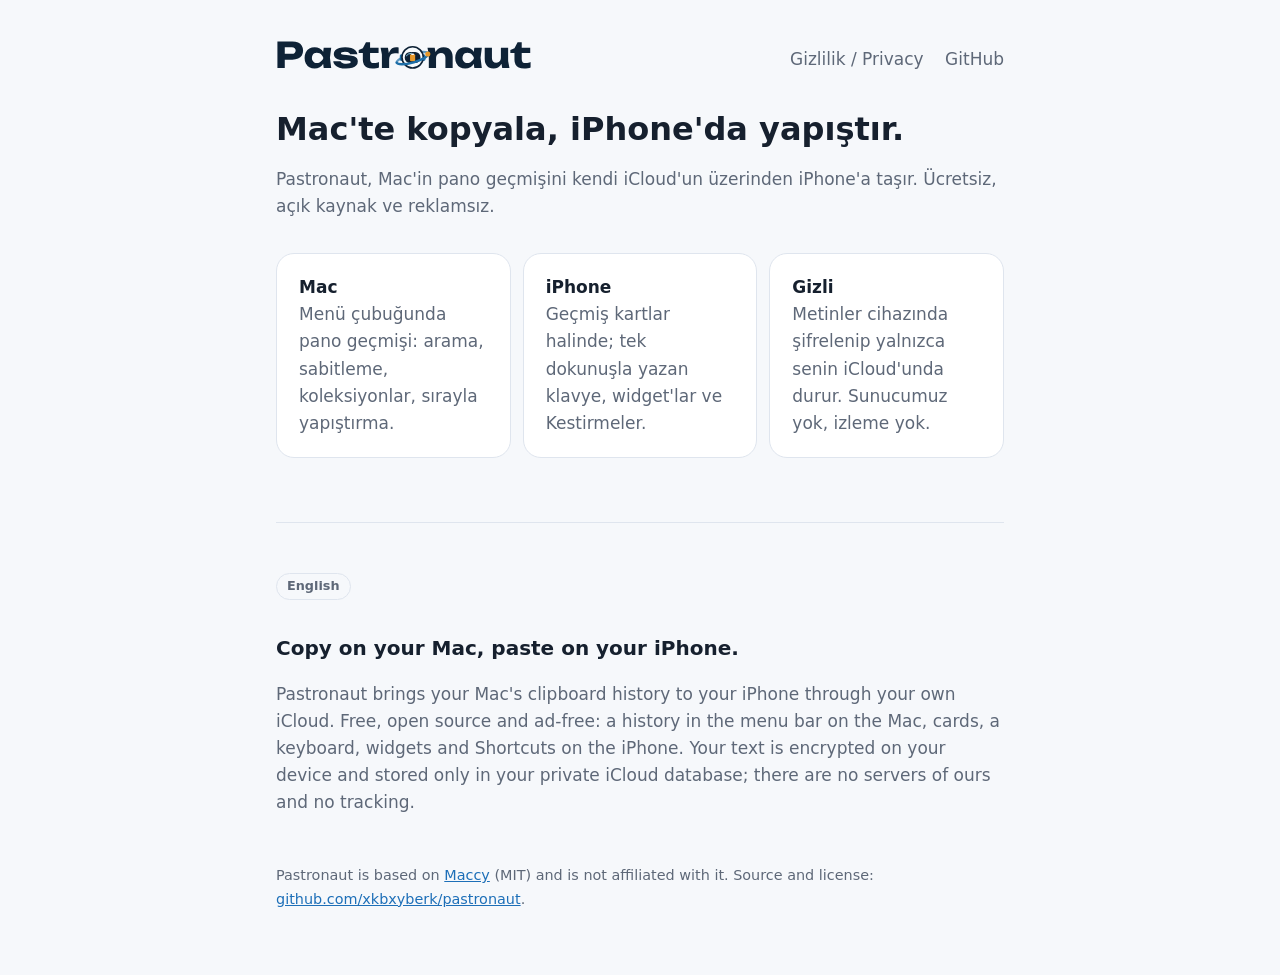
<file: index.html>
<!doctype html>
<html lang="tr">
<head>
  <meta charset="utf-8">
  <meta name="viewport" content="width=device-width, initial-scale=1">
  <title>Pastronaut</title>
  <meta name="description" content="Mac'te kopyaladığın her şey, iCloud üzerinden iPhone'da. Ücretsiz ve açık kaynak.">
  <link rel="stylesheet" href="style.css">
</head>
<body>
<main>
  <header>
    <span>
      <img class="wordmark light" src="wordmark-light.svg" alt="Pastronaut">
      <img class="wordmark dark" src="wordmark-dark.svg" alt="Pastronaut">
    </span>
    <nav>
      <a href="privacy.html">Gizlilik / Privacy</a>
      <a href="https://github.com/xkbxyberk/pastronaut">GitHub</a>
    </nav>
  </header>

  <h1>Mac'te kopyala, iPhone'da yapıştır.</h1>
  <p class="muted">Pastronaut, Mac'in pano geçmişini kendi iCloud'un üzerinden iPhone'a taşır. Ücretsiz, açık kaynak ve reklamsız.</p>

  <div class="grid">
    <div class="card"><strong>Mac</strong><br><span class="muted">Menü çubuğunda pano geçmişi: arama, sabitleme, koleksiyonlar, sırayla yapıştırma.</span></div>
    <div class="card"><strong>iPhone</strong><br><span class="muted">Geçmiş kartlar halinde; tek dokunuşla yazan klavye, widget'lar ve Kestirmeler.</span></div>
    <div class="card"><strong>Gizli</strong><br><span class="muted">Metinler cihazında şifrelenip yalnızca senin iCloud'unda durur. Sunucumuz yok, izleme yok.</span></div>
  </div>

  <hr>

  <span class="lang">English</span>
  <h2>Copy on your Mac, paste on your iPhone.</h2>
  <p class="muted">Pastronaut brings your Mac's clipboard history to your iPhone through your own iCloud. Free, open source and ad-free: a history in the menu bar on the Mac, cards, a keyboard, widgets and Shortcuts on the iPhone. Your text is encrypted on your device and stored only in your private iCloud database; there are no servers of ours and no tracking.</p>

  <footer>
    Pastronaut is based on <a href="https://github.com/p0deje/Maccy">Maccy</a> (MIT) and is not affiliated with it.
    Source and license: <a href="https://github.com/xkbxyberk/pastronaut">github.com/xkbxyberk/pastronaut</a>.
  </footer>
</main>
</body>
</html>
</file>
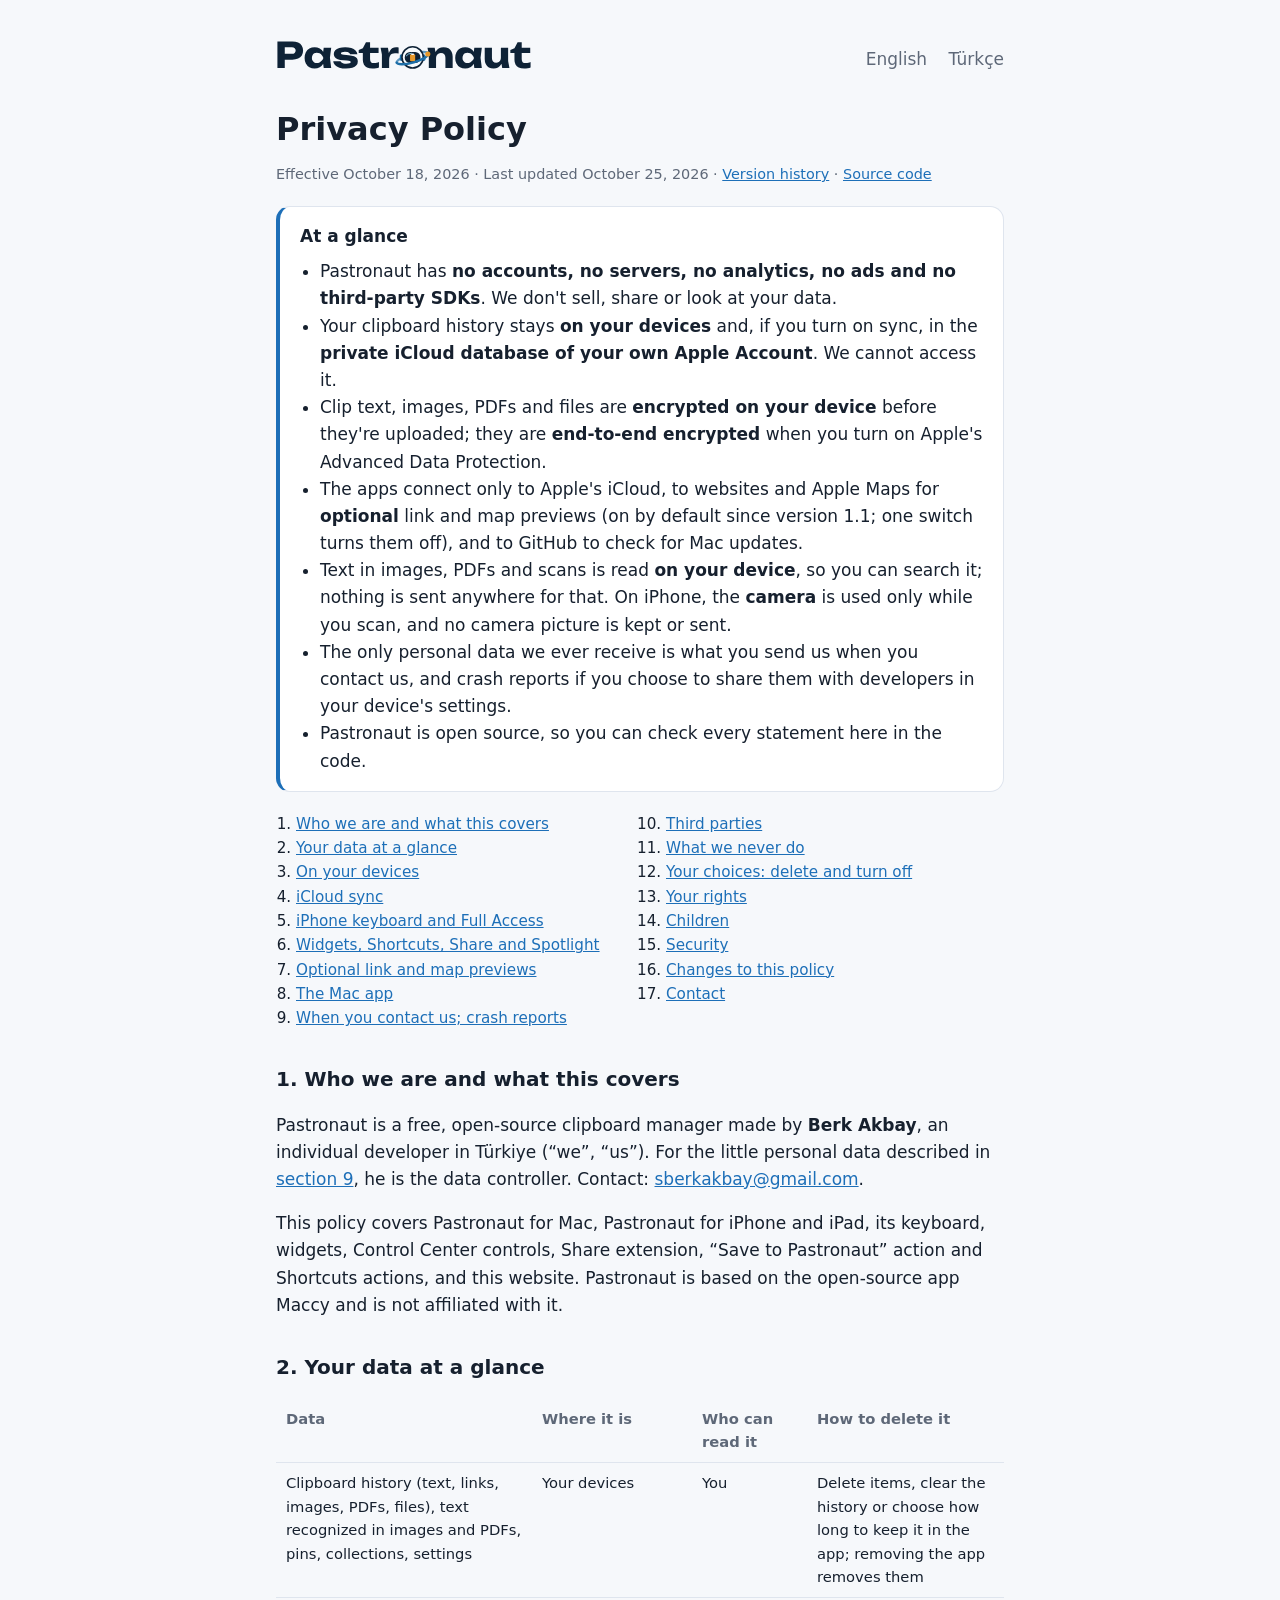
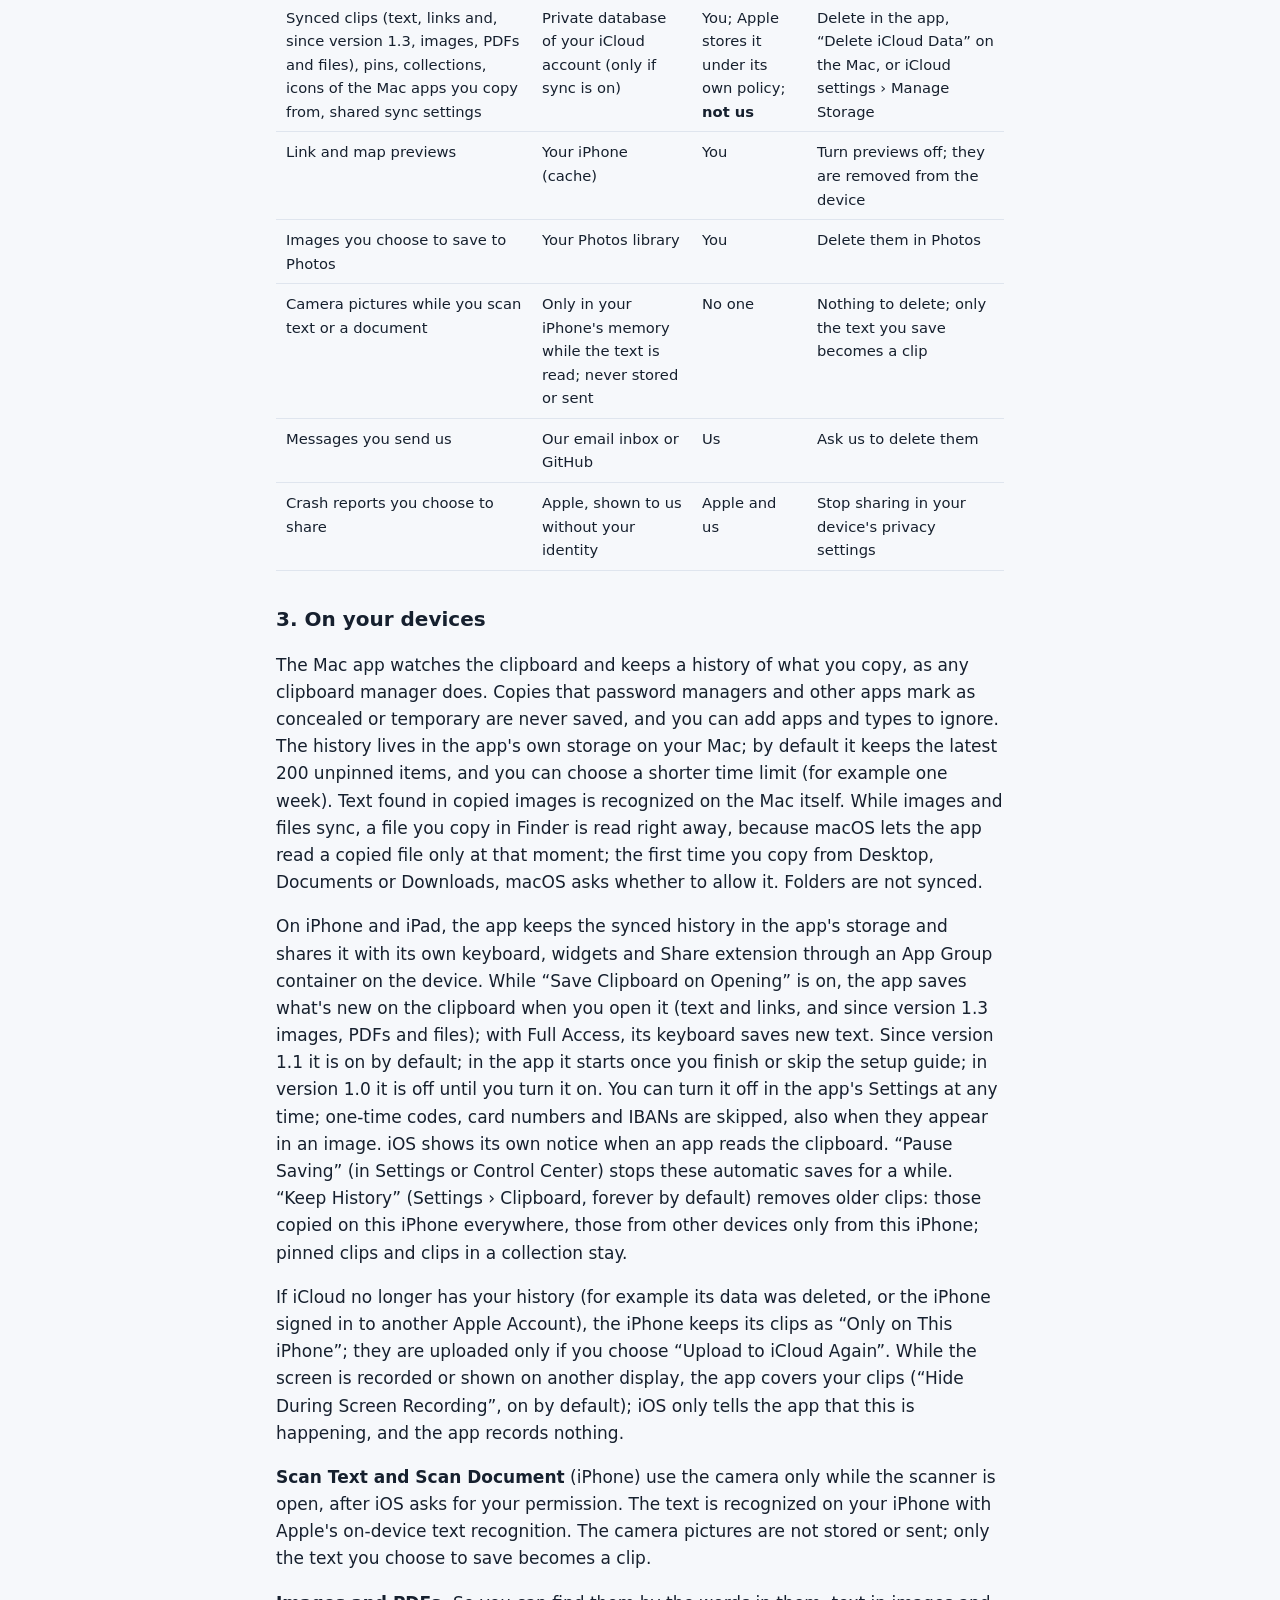
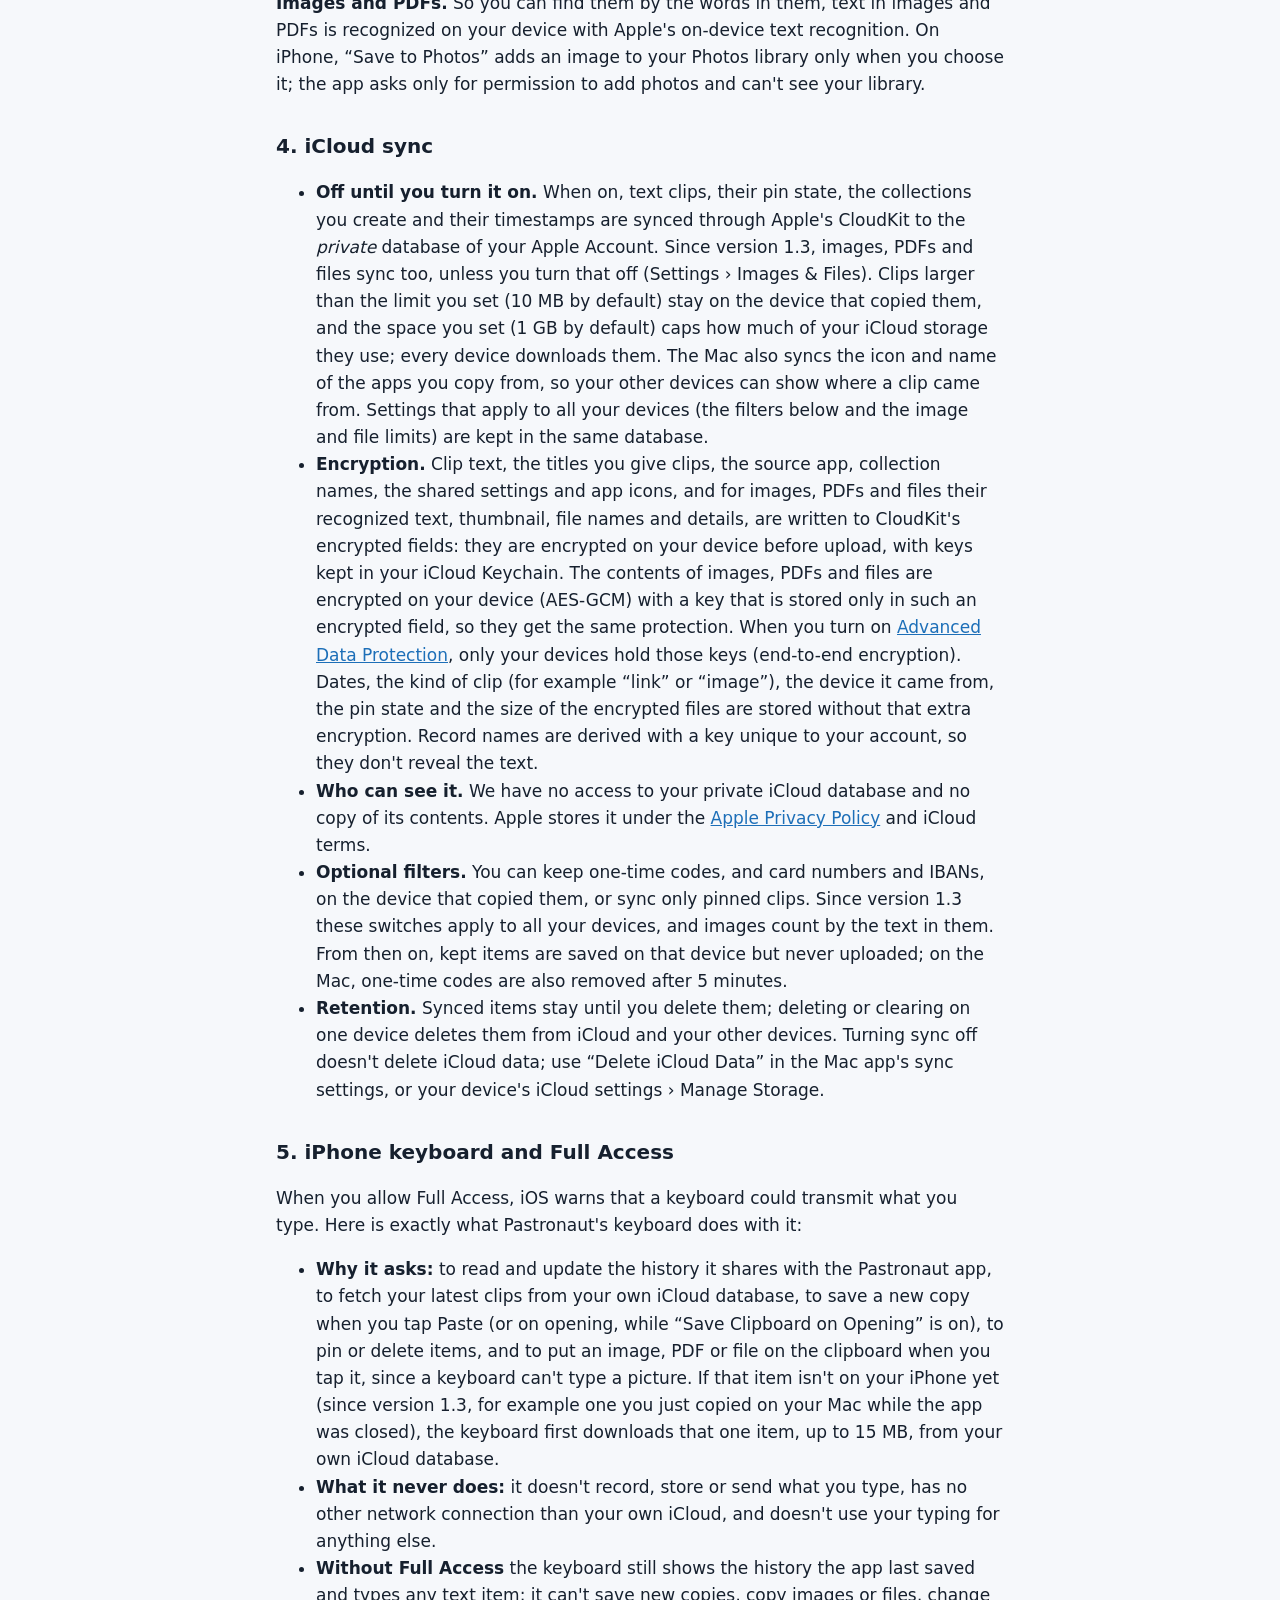
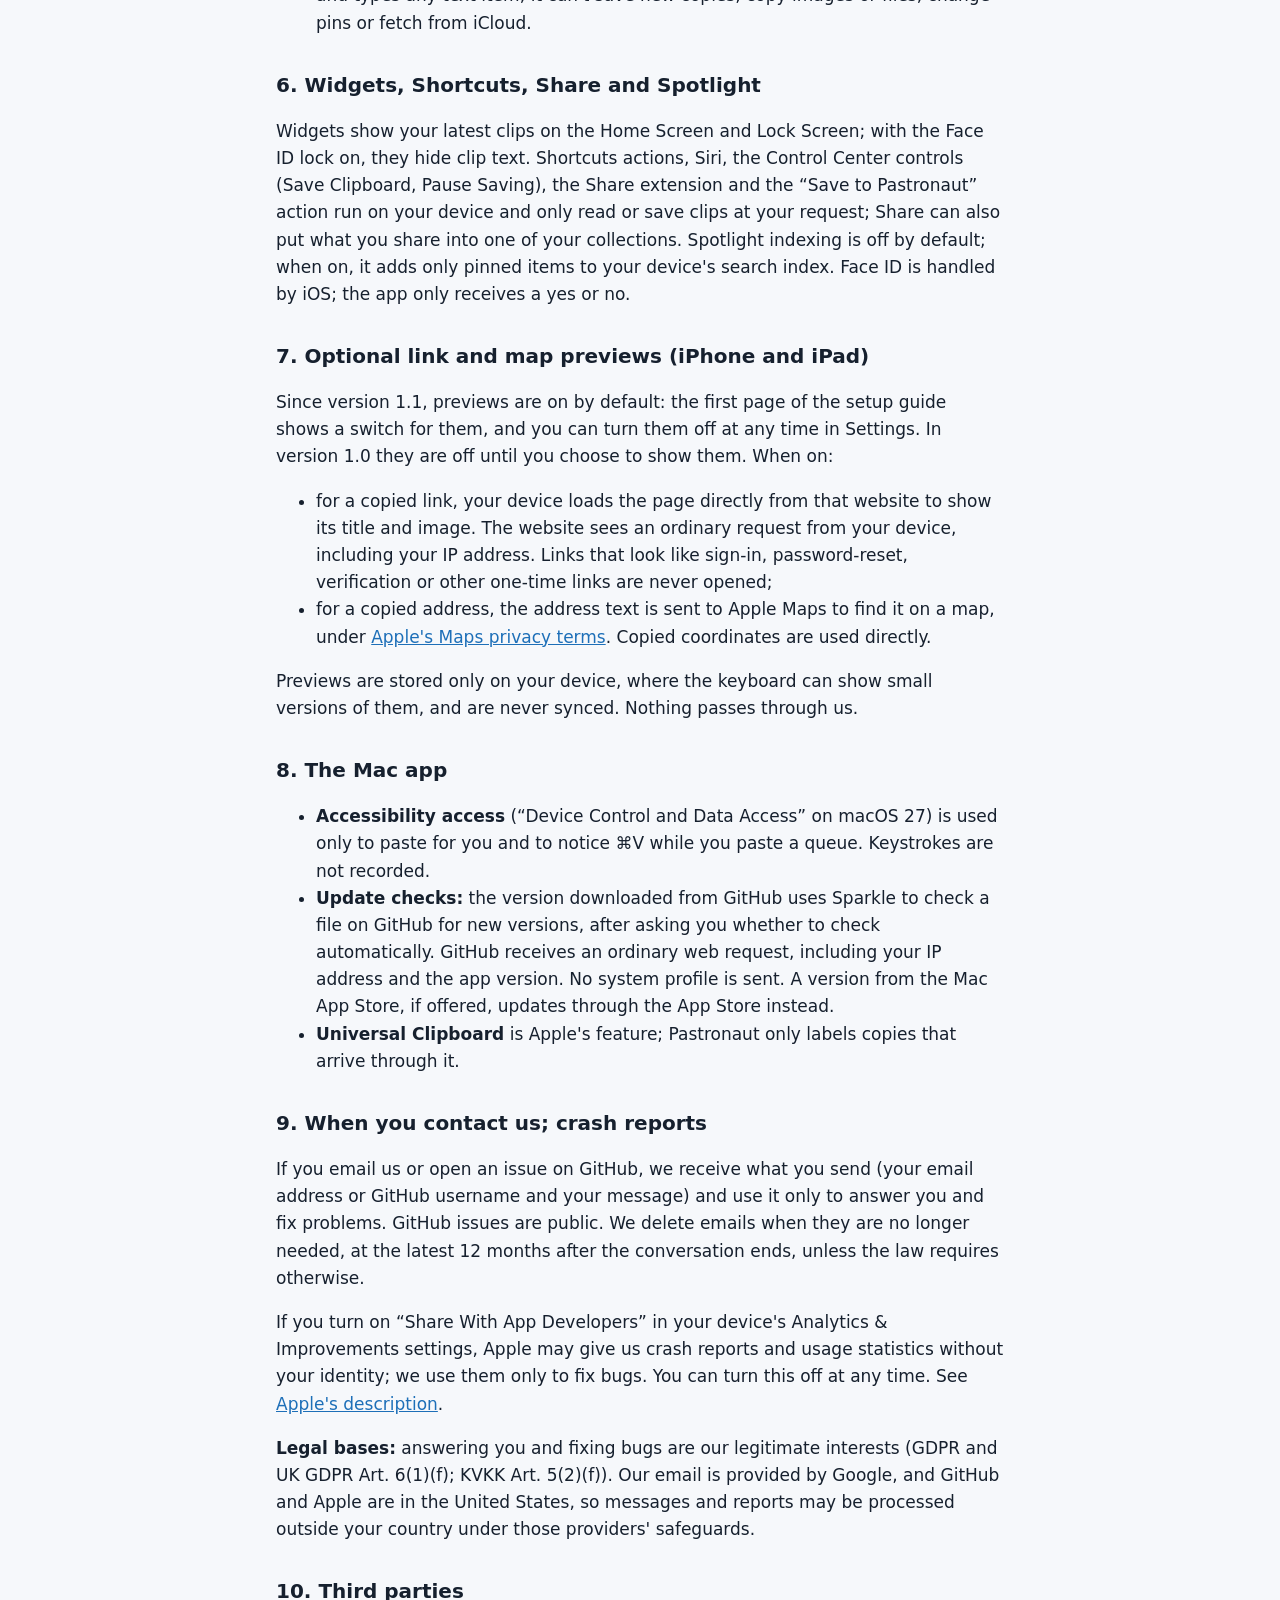
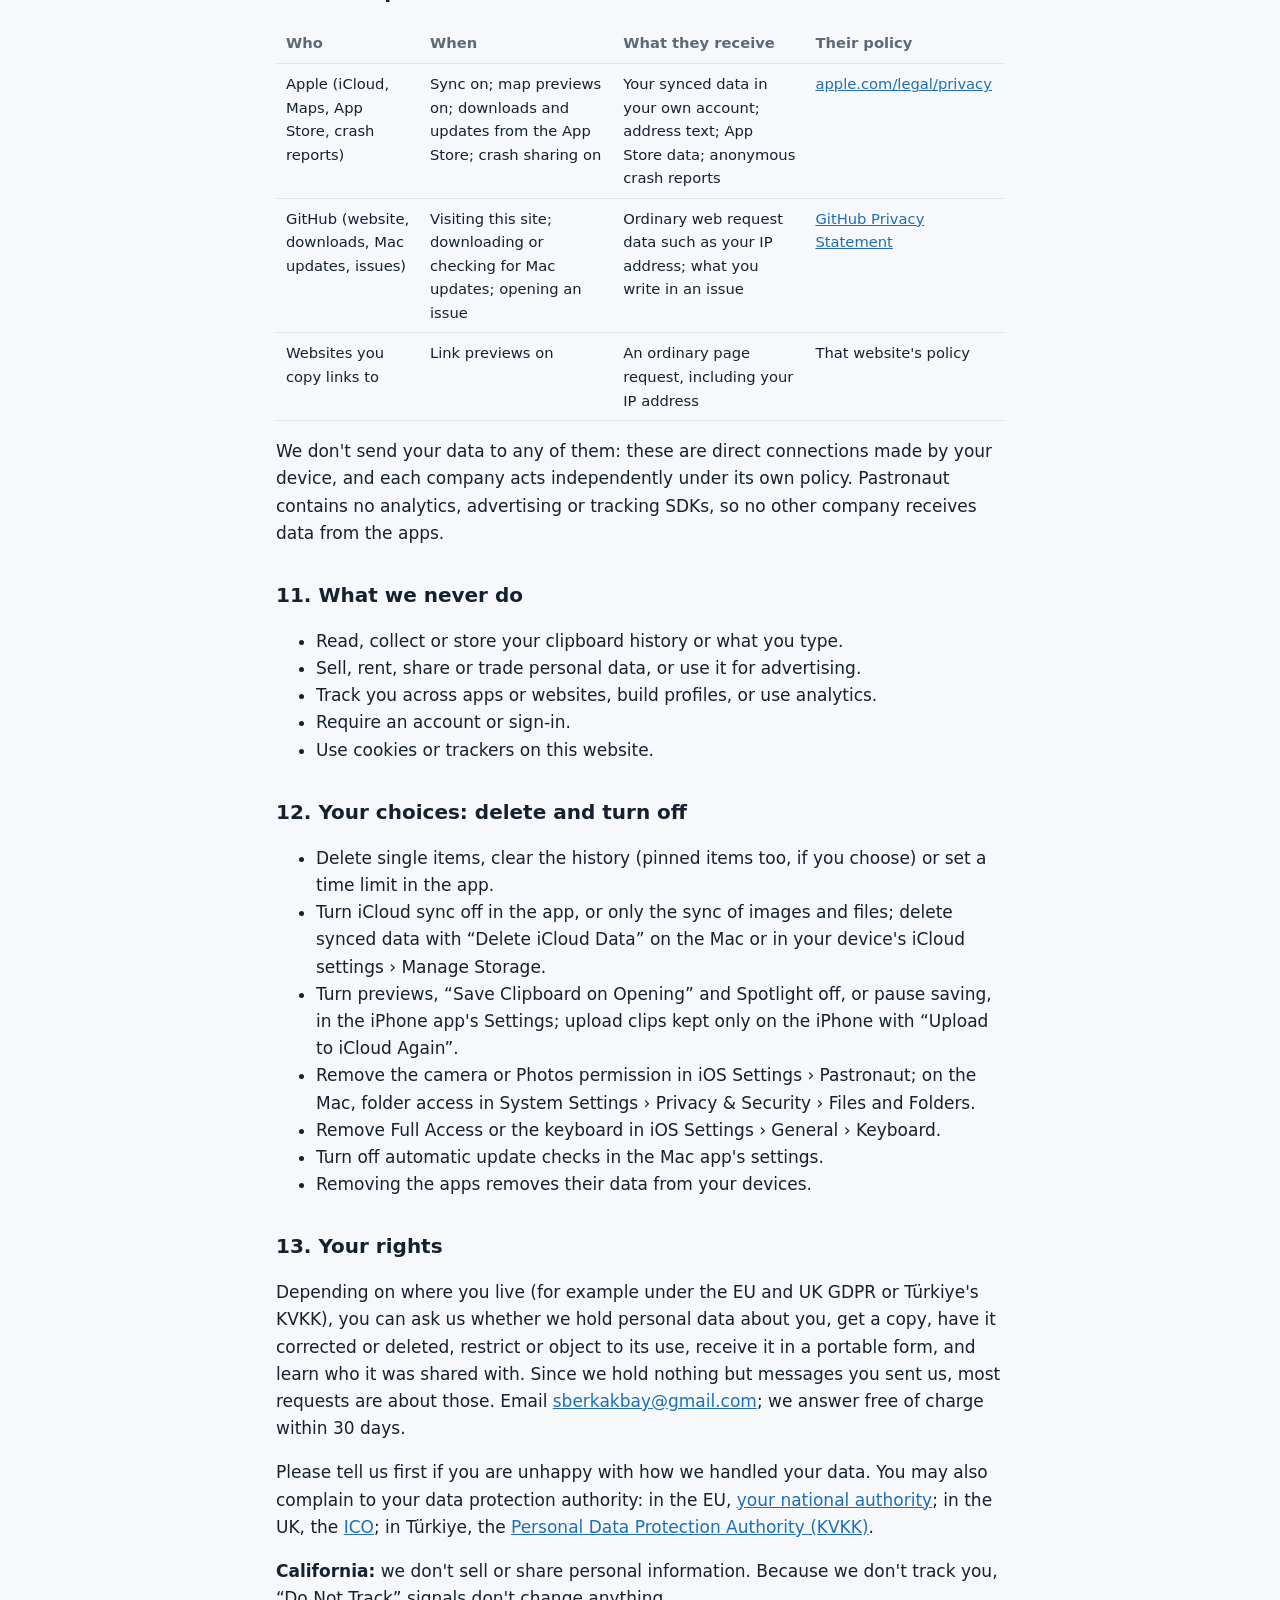
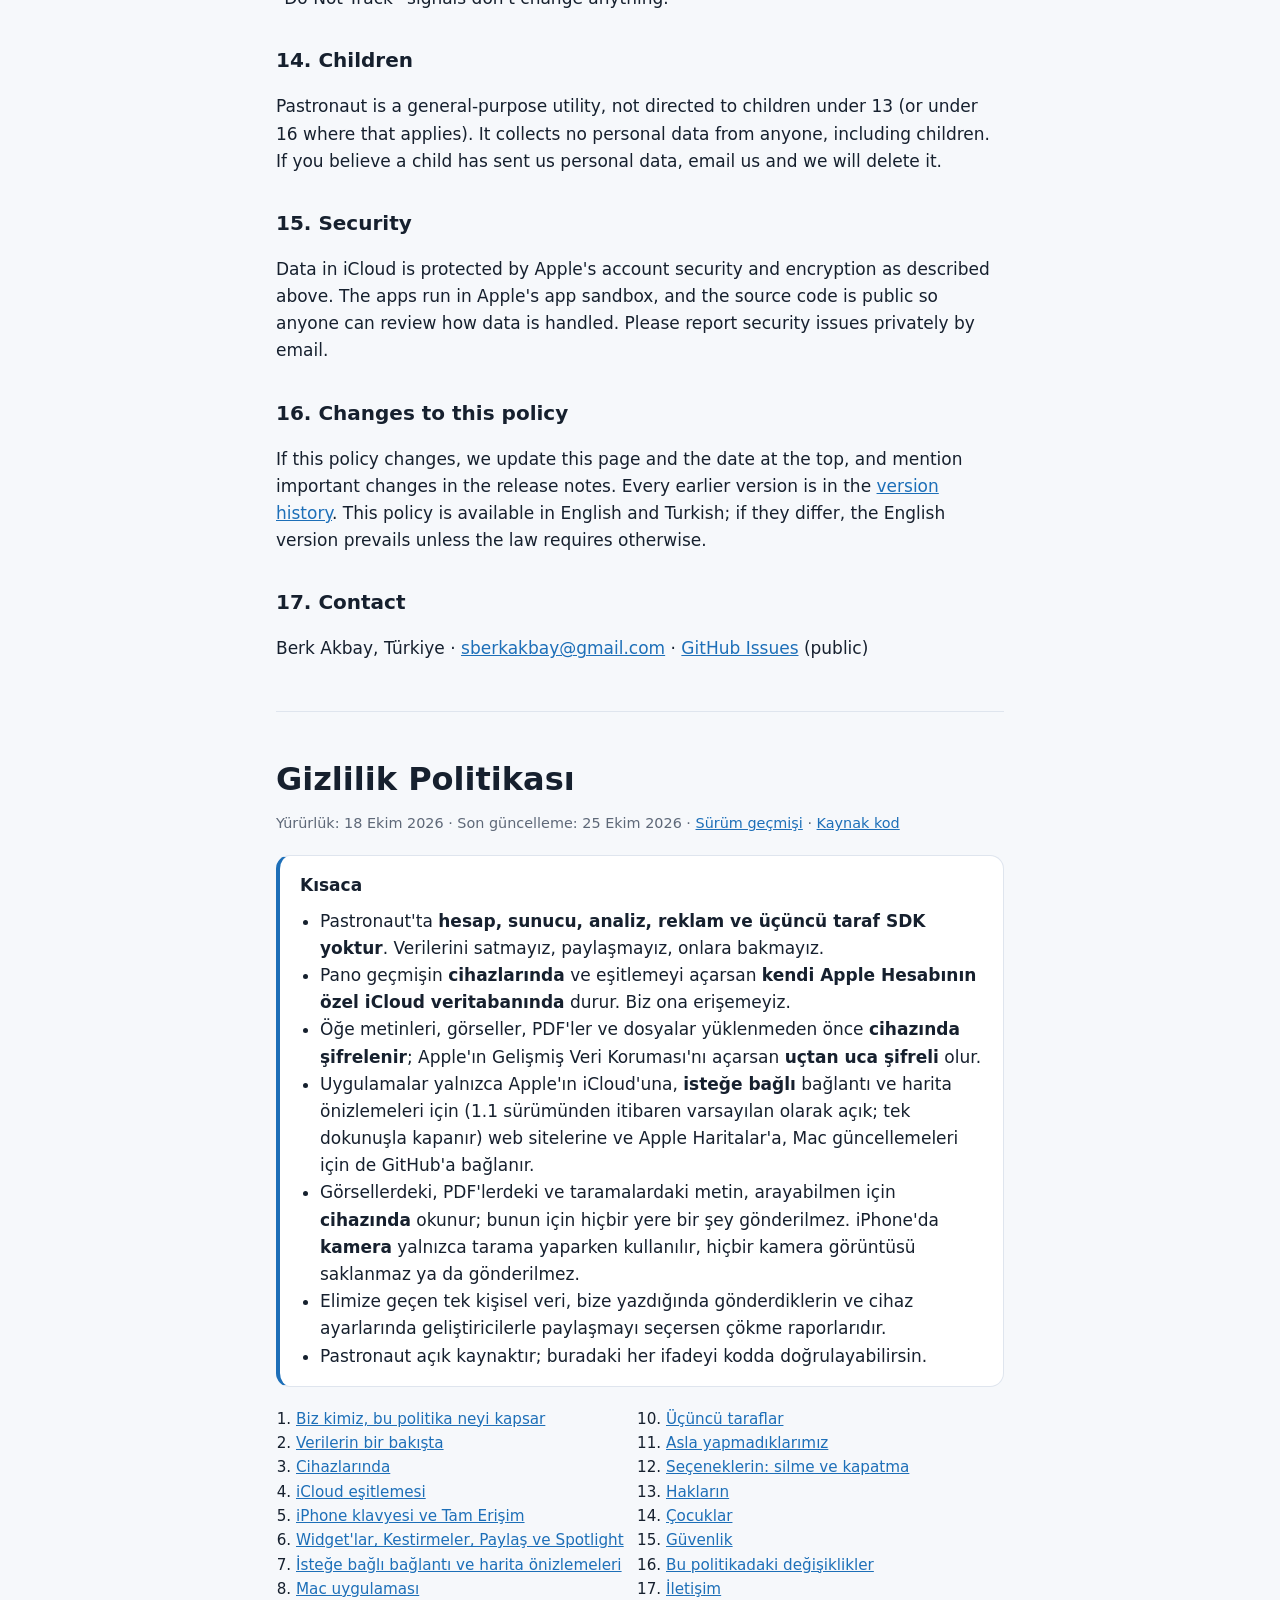
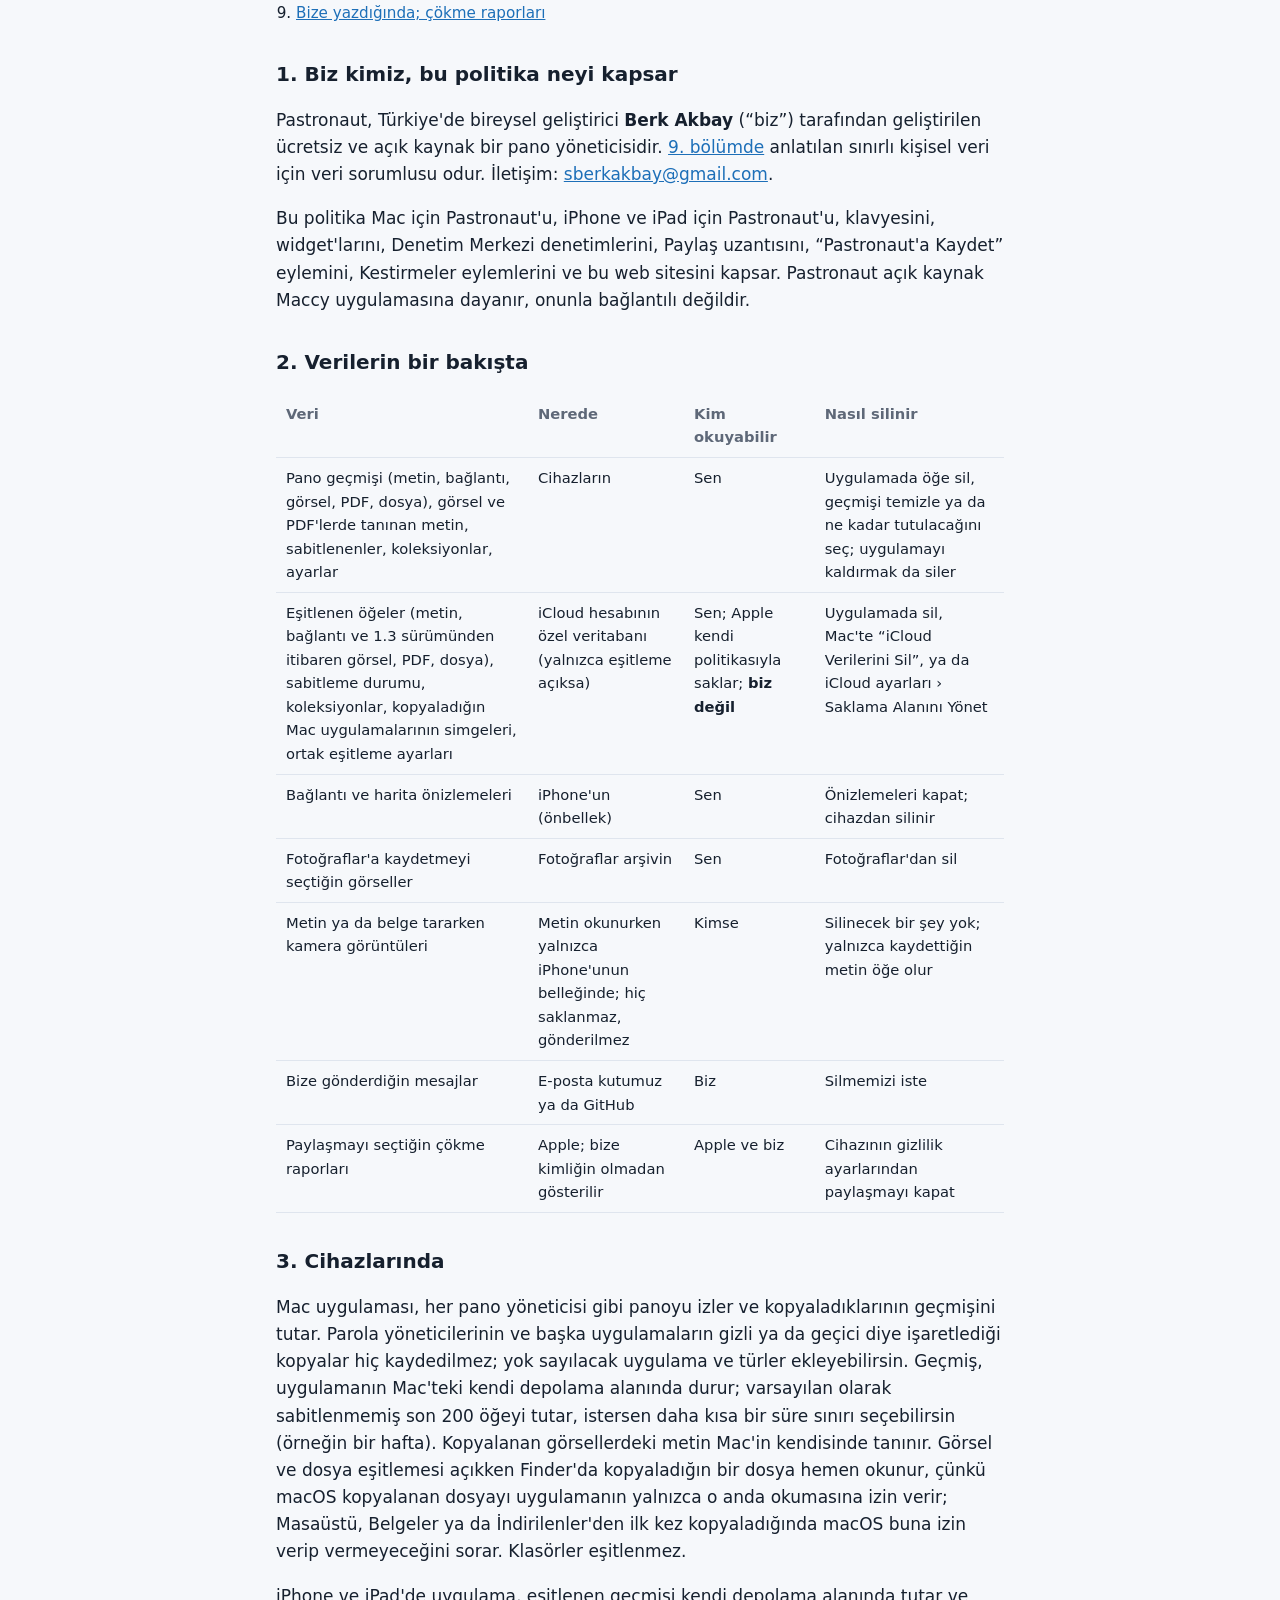
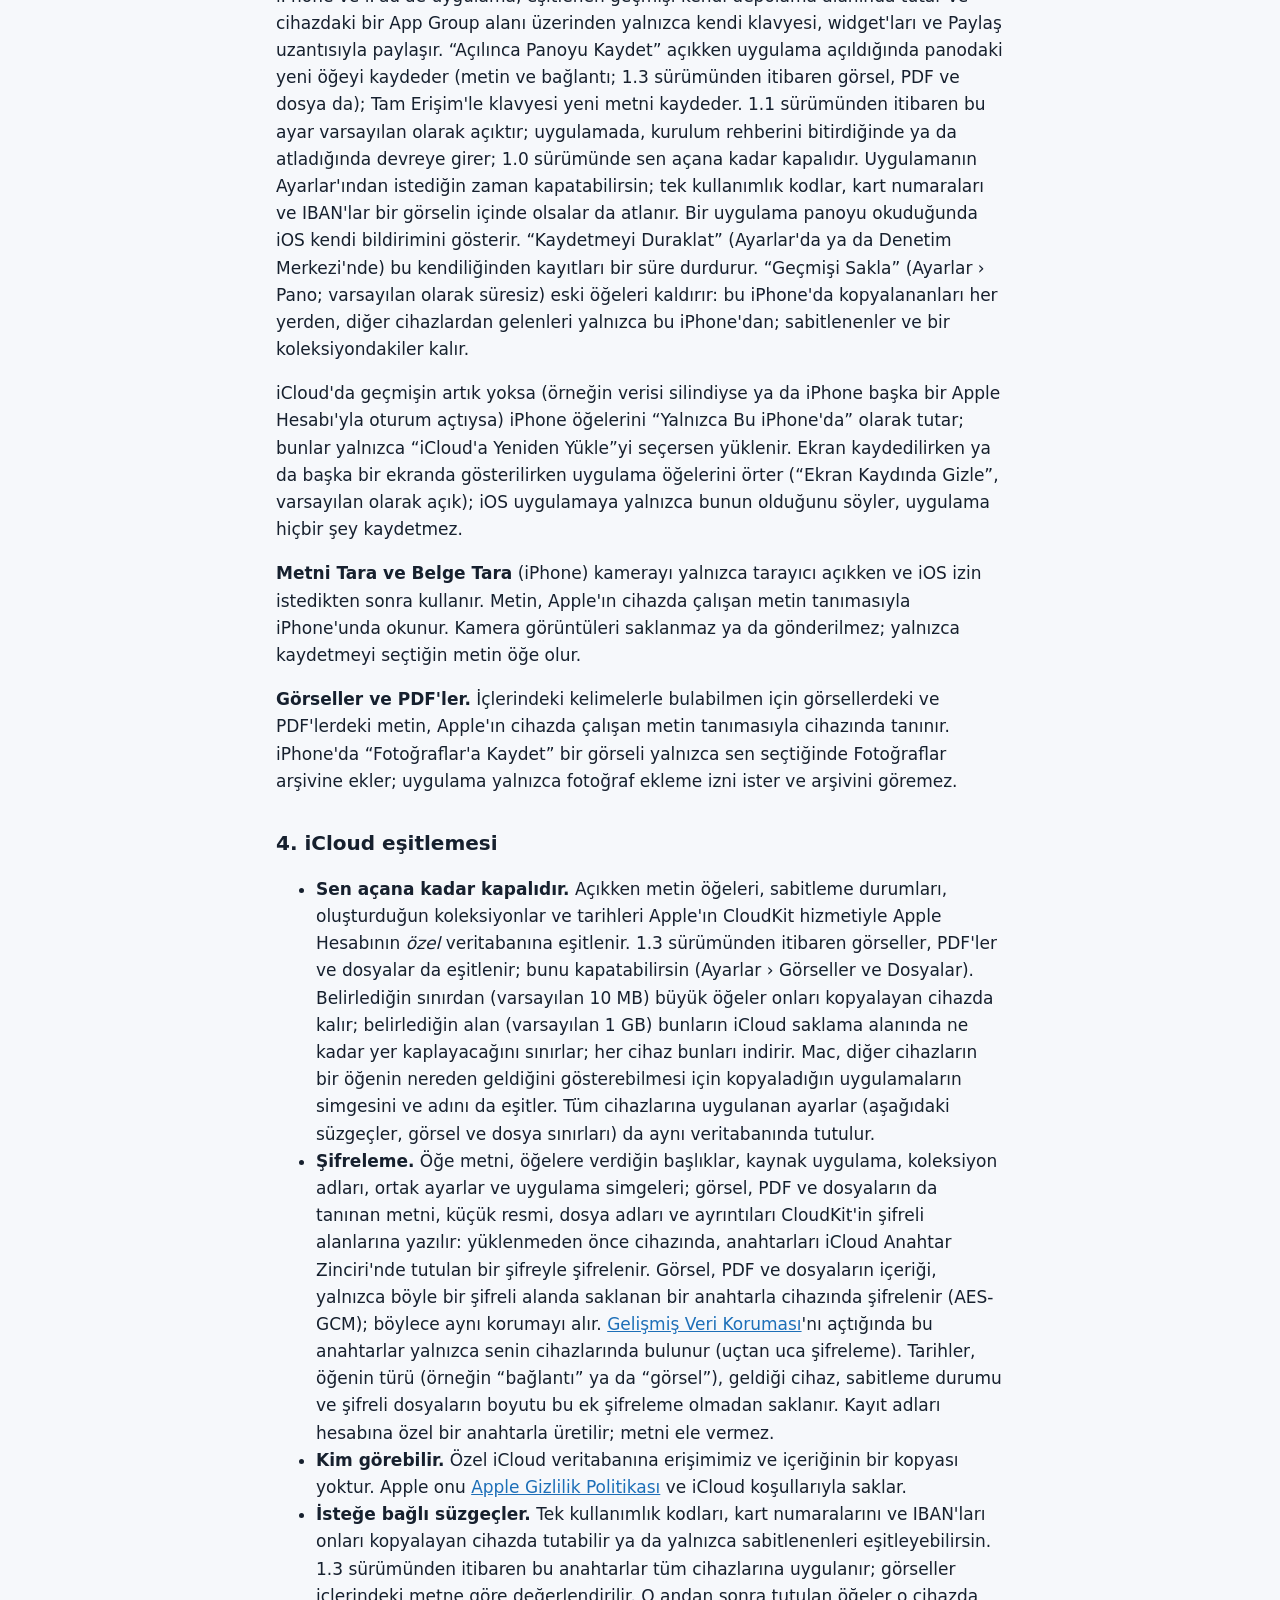
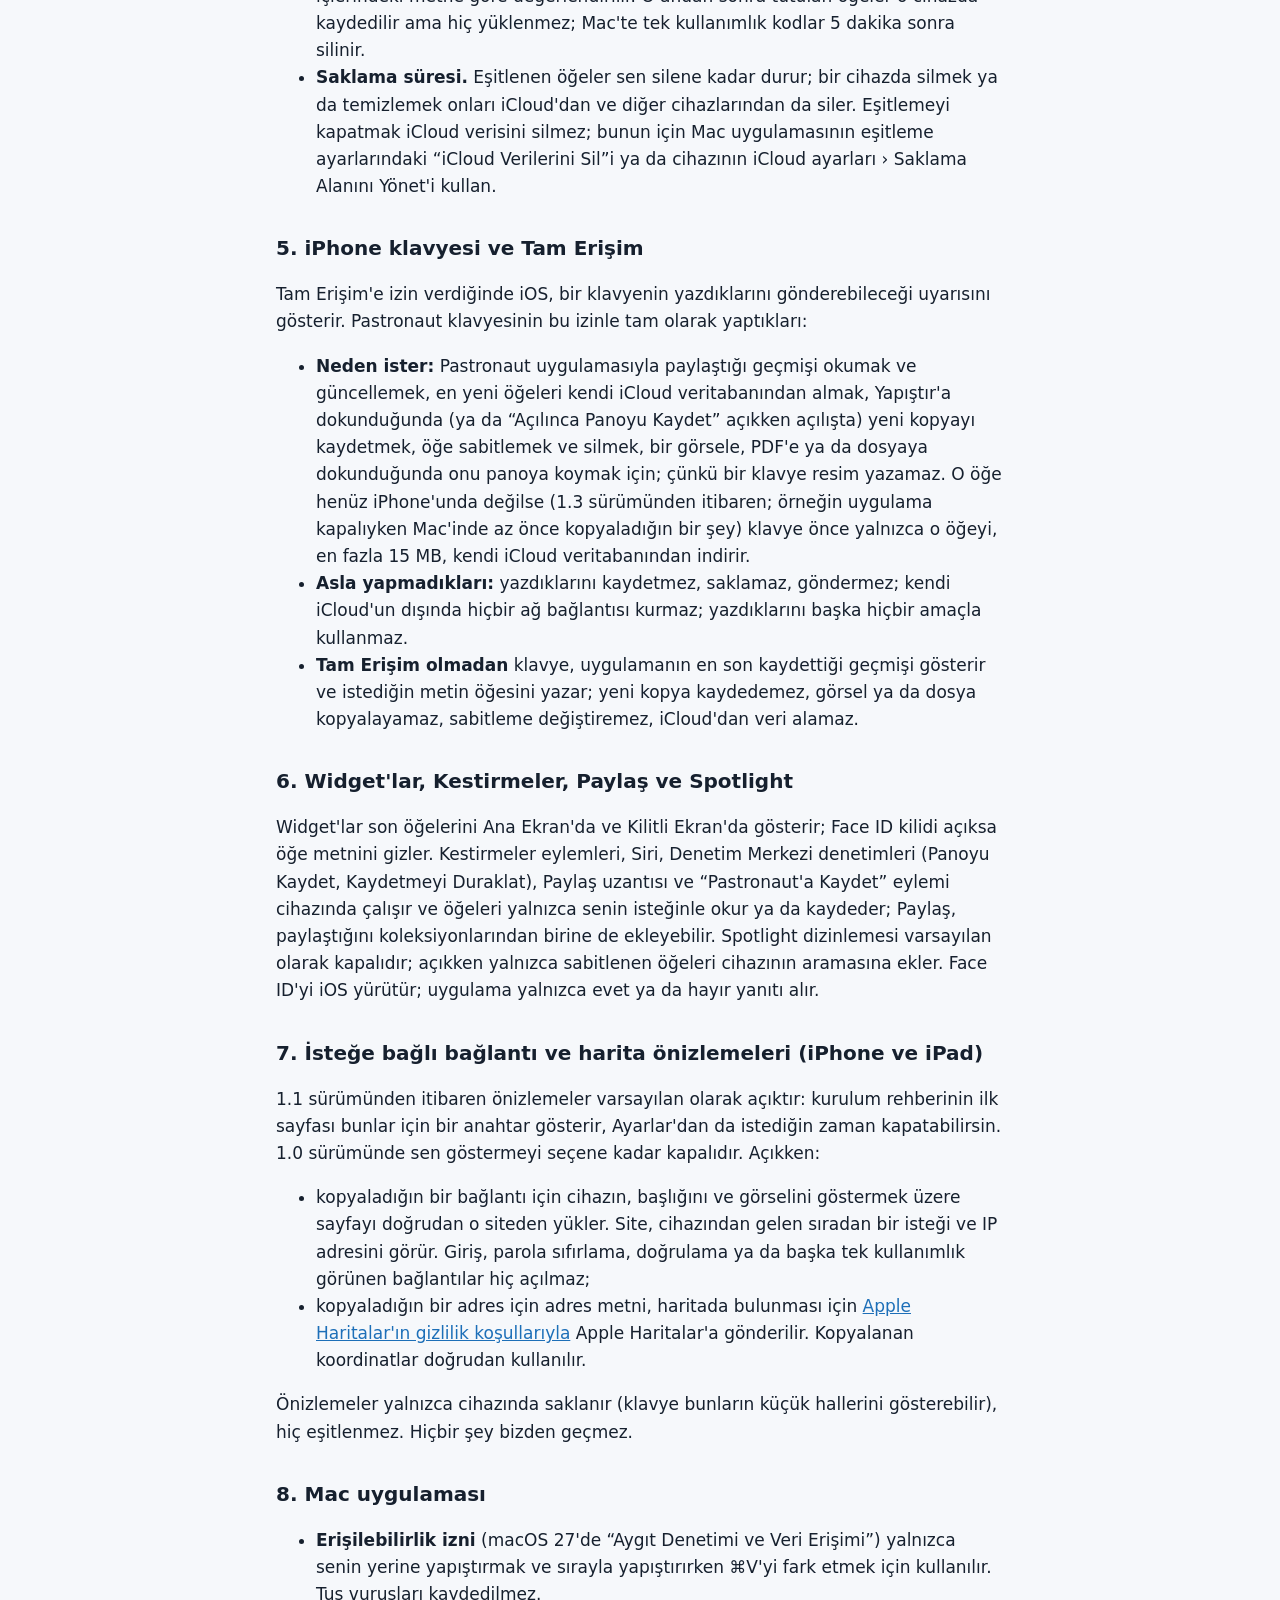
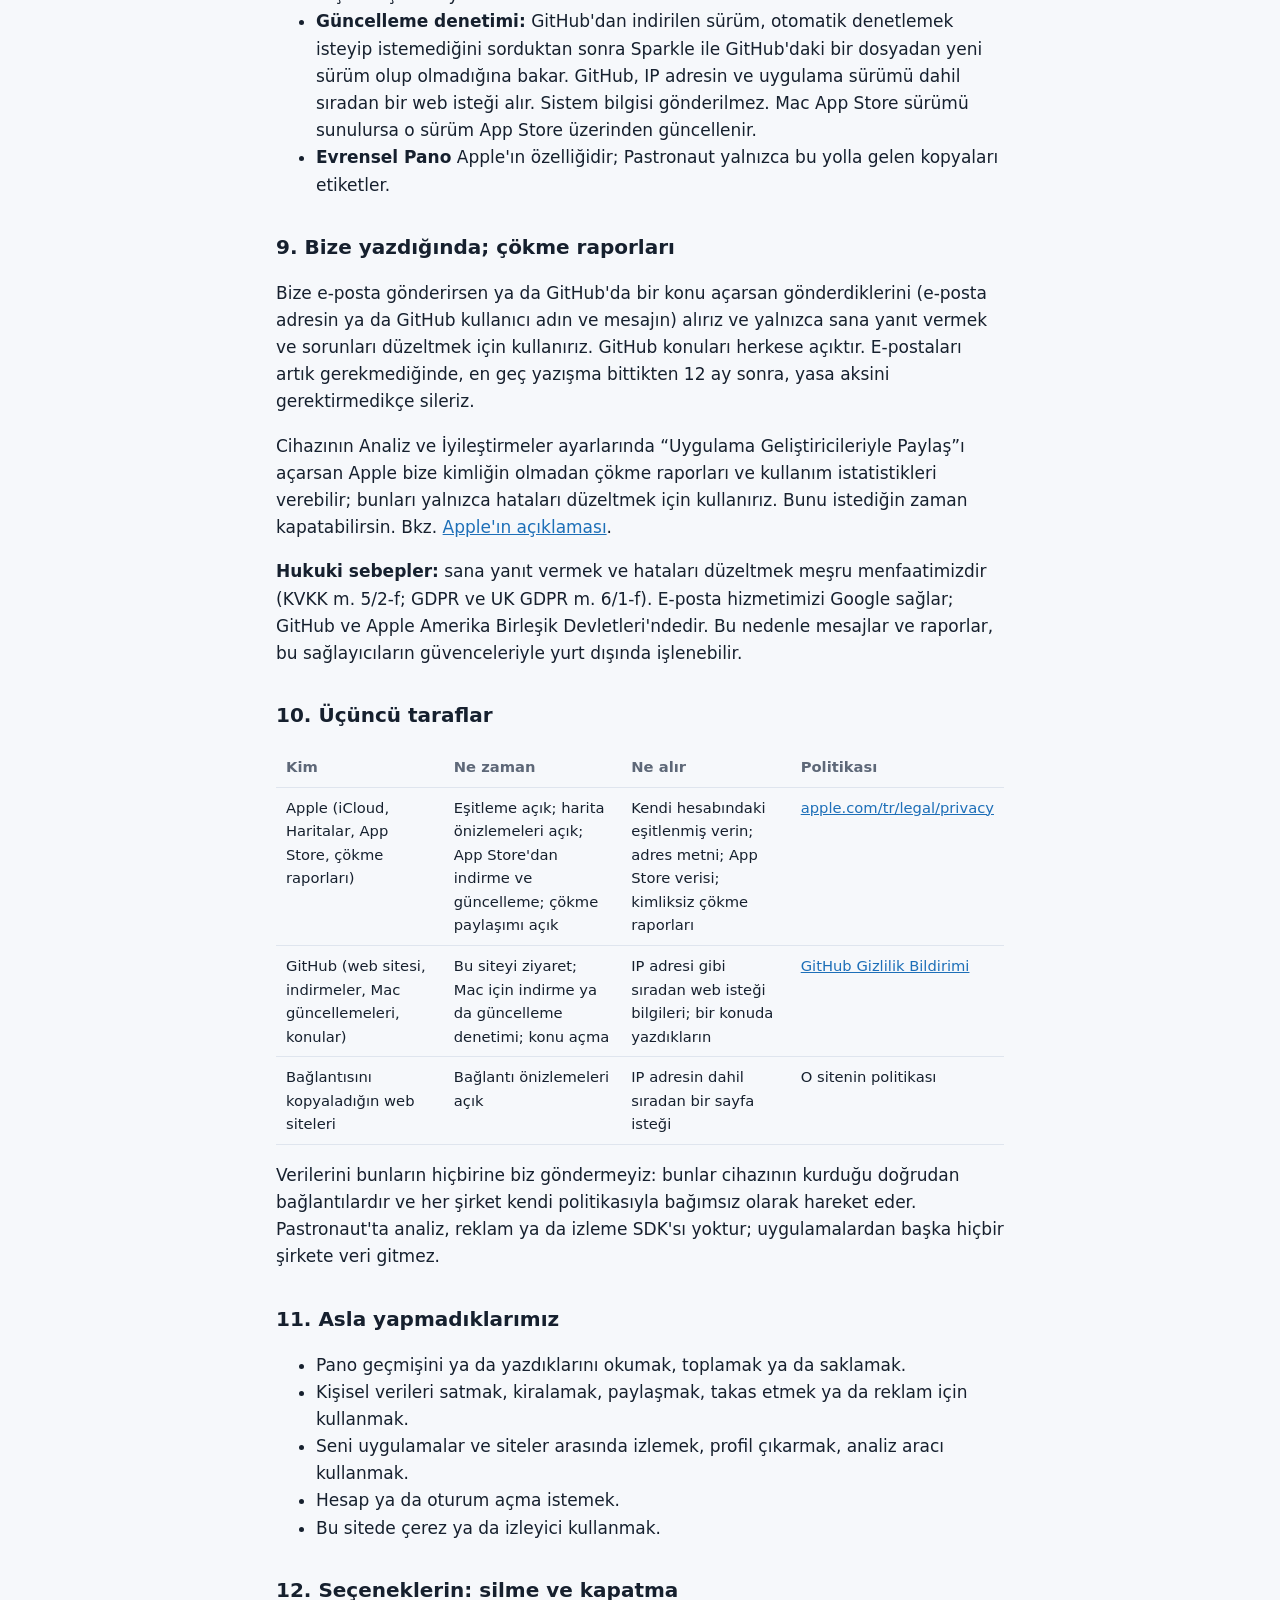
<file: privacy.html>
<!doctype html>
<html lang="en">
<head>
  <meta charset="utf-8">
  <meta name="viewport" content="width=device-width, initial-scale=1">
  <title>Pastronaut Privacy Policy</title>
  <meta name="description" content="Privacy policy for Pastronaut for Mac, iPhone and iPad: what the apps store, where, who can see it, and how to delete it.">
  <link rel="stylesheet" href="style.css">
</head>
<body>
<main>
  <header>
    <a href="index.html">
      <img class="wordmark light" src="wordmark-light.svg" alt="Pastronaut">
      <img class="wordmark dark" src="wordmark-dark.svg" alt="Pastronaut">
    </a>
    <nav>
      <a href="#en">English</a>
      <a href="#tr">Türkçe</a>
    </nav>
  </header>

  <!-- ============================== ENGLISH ============================== -->
  <article id="en" lang="en">
    <h1>Privacy Policy</h1>
    <p class="meta">
      Effective October 18, 2026 · Last updated October 25, 2026 ·
      <a href="https://github.com/xkbxyberk/pastronaut/commits/gh-pages/privacy.html">Version history</a> ·
      <a href="https://github.com/xkbxyberk/pastronaut">Source code</a>
    </p>

    <div class="glance">
      <strong>At a glance</strong>
      <ul>
        <li>Pastronaut has <strong>no accounts, no servers, no analytics, no ads and no third-party SDKs</strong>. We don't sell, share or look at your data.</li>
        <li>Your clipboard history stays <strong>on your devices</strong> and, if you turn on sync, in the <strong>private iCloud database of your own Apple Account</strong>. We cannot access it.</li>
        <li>Clip text, images, PDFs and files are <strong>encrypted on your device</strong> before they're uploaded; they are <strong>end-to-end encrypted</strong> when you turn on Apple's Advanced Data Protection.</li>
        <li>The apps connect only to Apple's iCloud, to websites and Apple Maps for <strong>optional</strong> link and map previews (on by default since version 1.1; one switch turns them off), and to GitHub to check for Mac updates.</li>
        <li>Text in images, PDFs and scans is read <strong>on your device</strong>, so you can search it; nothing is sent anywhere for that. On iPhone, the <strong>camera</strong> is used only while you scan, and no camera picture is kept or sent.</li>
        <li>The only personal data we ever receive is what you send us when you contact us, and crash reports if you choose to share them with developers in your device's settings.</li>
        <li>Pastronaut is open source, so you can check every statement here in the code.</li>
      </ul>
    </div>

    <ol class="toc">
      <li><a href="#en-who">Who we are and what this covers</a></li>
      <li><a href="#en-summary">Your data at a glance</a></li>
      <li><a href="#en-device">On your devices</a></li>
      <li><a href="#en-icloud">iCloud sync</a></li>
      <li><a href="#en-keyboard">iPhone keyboard and Full Access</a></li>
      <li><a href="#en-system">Widgets, Shortcuts, Share and Spotlight</a></li>
      <li><a href="#en-previews">Optional link and map previews</a></li>
      <li><a href="#en-mac">The Mac app</a></li>
      <li><a href="#en-contact-data">When you contact us; crash reports</a></li>
      <li><a href="#en-third">Third parties</a></li>
      <li><a href="#en-dont">What we never do</a></li>
      <li><a href="#en-choices">Your choices: delete and turn off</a></li>
      <li><a href="#en-rights">Your rights</a></li>
      <li><a href="#en-children">Children</a></li>
      <li><a href="#en-security">Security</a></li>
      <li><a href="#en-changes">Changes to this policy</a></li>
      <li><a href="#en-contact">Contact</a></li>
    </ol>

    <h2 id="en-who">1. Who we are and what this covers</h2>
    <p>Pastronaut is a free, open-source clipboard manager made by <strong>Berk Akbay</strong>, an individual developer in Türkiye (“we”, “us”). For the little personal data described in <a href="#en-contact-data">section 9</a>, he is the data controller. Contact: <a href="mailto:sberkakbay@gmail.com">sberkakbay@gmail.com</a>.</p>
    <p>This policy covers Pastronaut for Mac, Pastronaut for iPhone and iPad, its keyboard, widgets, Control Center controls, Share extension, “Save to Pastronaut” action and Shortcuts actions, and this website. Pastronaut is based on the open-source app Maccy and is not affiliated with it.</p>

    <h2 id="en-summary">2. Your data at a glance</h2>
    <div class="table-wrap">
      <table>
        <thead><tr><th>Data</th><th>Where it is</th><th>Who can read it</th><th>How to delete it</th></tr></thead>
        <tbody>
          <tr><td>Clipboard history (text, links, images, PDFs, files), text recognized in images and PDFs, pins, collections, settings</td><td>Your devices</td><td>You</td><td>Delete items, clear the history or choose how long to keep it in the app; removing the app removes them</td></tr>
          <tr><td>Synced clips (text, links and, since version 1.3, images, PDFs and files), pins, collections, icons of the Mac apps you copy from, shared sync settings</td><td>Private database of your iCloud account (only if sync is on)</td><td>You; Apple stores it under its own policy; <strong>not us</strong></td><td>Delete in the app, “Delete iCloud Data” on the Mac, or iCloud settings › Manage Storage</td></tr>
          <tr><td>Link and map previews</td><td>Your iPhone (cache)</td><td>You</td><td>Turn previews off; they are removed from the device</td></tr>
          <tr><td>Images you choose to save to Photos</td><td>Your Photos library</td><td>You</td><td>Delete them in Photos</td></tr>
          <tr><td>Camera pictures while you scan text or a document</td><td>Only in your iPhone's memory while the text is read; never stored or sent</td><td>No one</td><td>Nothing to delete; only the text you save becomes a clip</td></tr>
          <tr><td>Messages you send us</td><td>Our email inbox or GitHub</td><td>Us</td><td>Ask us to delete them</td></tr>
          <tr><td>Crash reports you choose to share</td><td>Apple, shown to us without your identity</td><td>Apple and us</td><td>Stop sharing in your device's privacy settings</td></tr>
        </tbody>
      </table>
    </div>

    <h2 id="en-device">3. On your devices</h2>
    <p>The Mac app watches the clipboard and keeps a history of what you copy, as any clipboard manager does. Copies that password managers and other apps mark as concealed or temporary are never saved, and you can add apps and types to ignore. The history lives in the app's own storage on your Mac; by default it keeps the latest 200 unpinned items, and you can choose a shorter time limit (for example one week). Text found in copied images is recognized on the Mac itself. While images and files sync, a file you copy in Finder is read right away, because macOS lets the app read a copied file only at that moment; the first time you copy from Desktop, Documents or Downloads, macOS asks whether to allow it. Folders are not synced.</p>
    <p>On iPhone and iPad, the app keeps the synced history in the app's storage and shares it with its own keyboard, widgets and Share extension through an App Group container on the device. While “Save Clipboard on Opening” is on, the app saves what's new on the clipboard when you open it (text and links, and since version 1.3 images, PDFs and files); with Full Access, its keyboard saves new text. Since version 1.1 it is on by default; in the app it starts once you finish or skip the setup guide; in version 1.0 it is off until you turn it on. You can turn it off in the app's Settings at any time; one-time codes, card numbers and IBANs are skipped, also when they appear in an image. iOS shows its own notice when an app reads the clipboard. “Pause Saving” (in Settings or Control Center) stops these automatic saves for a while. “Keep History” (Settings › Clipboard, forever by default) removes older clips: those copied on this iPhone everywhere, those from other devices only from this iPhone; pinned clips and clips in a collection stay.</p>
    <p>If iCloud no longer has your history (for example its data was deleted, or the iPhone signed in to another Apple Account), the iPhone keeps its clips as “Only on This iPhone”; they are uploaded only if you choose “Upload to iCloud Again”. While the screen is recorded or shown on another display, the app covers your clips (“Hide During Screen Recording”, on by default); iOS only tells the app that this is happening, and the app records nothing.</p>
    <p><strong>Scan Text and Scan Document</strong> (iPhone) use the camera only while the scanner is open, after iOS asks for your permission. The text is recognized on your iPhone with Apple's on-device text recognition. The camera pictures are not stored or sent; only the text you choose to save becomes a clip.</p>
    <p><strong>Images and PDFs.</strong> So you can find them by the words in them, text in images and PDFs is recognized on your device with Apple's on-device text recognition. On iPhone, “Save to Photos” adds an image to your Photos library only when you choose it; the app asks only for permission to add photos and can't see your library.</p>

    <h2 id="en-icloud">4. iCloud sync</h2>
    <ul>
      <li><strong>Off until you turn it on.</strong> When on, text clips, their pin state, the collections you create and their timestamps are synced through Apple's CloudKit to the <em>private</em> database of your Apple Account. Since version 1.3, images, PDFs and files sync too, unless you turn that off (Settings › Images &amp; Files). Clips larger than the limit you set (10 MB by default) stay on the device that copied them, and the space you set (1 GB by default) caps how much of your iCloud storage they use; every device downloads them. The Mac also syncs the icon and name of the apps you copy from, so your other devices can show where a clip came from. Settings that apply to all your devices (the filters below and the image and file limits) are kept in the same database.</li>
      <li><strong>Encryption.</strong> Clip text, the titles you give clips, the source app, collection names, the shared settings and app icons, and for images, PDFs and files their recognized text, thumbnail, file names and details, are written to CloudKit's encrypted fields: they are encrypted on your device before upload, with keys kept in your iCloud Keychain. The contents of images, PDFs and files are encrypted on your device (AES-GCM) with a key that is stored only in such an encrypted field, so they get the same protection. When you turn on <a href="https://support.apple.com/en-us/102651">Advanced Data Protection</a>, only your devices hold those keys (end-to-end encryption). Dates, the kind of clip (for example “link” or “image”), the device it came from, the pin state and the size of the encrypted files are stored without that extra encryption. Record names are derived with a key unique to your account, so they don't reveal the text.</li>
      <li><strong>Who can see it.</strong> We have no access to your private iCloud database and no copy of its contents. Apple stores it under the <a href="https://www.apple.com/legal/privacy/">Apple Privacy Policy</a> and iCloud terms.</li>
      <li><strong>Optional filters.</strong> You can keep one-time codes, and card numbers and IBANs, on the device that copied them, or sync only pinned clips. Since version 1.3 these switches apply to all your devices, and images count by the text in them. From then on, kept items are saved on that device but never uploaded; on the Mac, one-time codes are also removed after 5 minutes.</li>
      <li><strong>Retention.</strong> Synced items stay until you delete them; deleting or clearing on one device deletes them from iCloud and your other devices. Turning sync off doesn't delete iCloud data; use “Delete iCloud Data” in the Mac app's sync settings, or your device's iCloud settings › Manage Storage.</li>
    </ul>

    <h2 id="en-keyboard">5. iPhone keyboard and Full Access</h2>
    <p>When you allow Full Access, iOS warns that a keyboard could transmit what you type. Here is exactly what Pastronaut's keyboard does with it:</p>
    <ul>
      <li><strong>Why it asks:</strong> to read and update the history it shares with the Pastronaut app, to fetch your latest clips from your own iCloud database, to save a new copy when you tap Paste (or on opening, while “Save Clipboard on Opening” is on), to pin or delete items, and to put an image, PDF or file on the clipboard when you tap it, since a keyboard can't type a picture. If that item isn't on your iPhone yet (since version 1.3, for example one you just copied on your Mac while the app was closed), the keyboard first downloads that one item, up to 15 MB, from your own iCloud database.</li>
      <li><strong>What it never does:</strong> it doesn't record, store or send what you type, has no other network connection than your own iCloud, and doesn't use your typing for anything else.</li>
      <li><strong>Without Full Access</strong> the keyboard still shows the history the app last saved and types any text item; it can't save new copies, copy images or files, change pins or fetch from iCloud.</li>
    </ul>

    <h2 id="en-system">6. Widgets, Shortcuts, Share and Spotlight</h2>
    <p>Widgets show your latest clips on the Home Screen and Lock Screen; with the Face ID lock on, they hide clip text. Shortcuts actions, Siri, the Control Center controls (Save Clipboard, Pause Saving), the Share extension and the “Save to Pastronaut” action run on your device and only read or save clips at your request; Share can also put what you share into one of your collections. Spotlight indexing is off by default; when on, it adds only pinned items to your device's search index. Face ID is handled by iOS; the app only receives a yes or no.</p>

    <h2 id="en-previews">7. Optional link and map previews (iPhone and iPad)</h2>
    <p>Since version 1.1, previews are on by default: the first page of the setup guide shows a switch for them, and you can turn them off at any time in Settings. In version 1.0 they are off until you choose to show them. When on:</p>
    <ul>
      <li>for a copied link, your device loads the page directly from that website to show its title and image. The website sees an ordinary request from your device, including your IP address. Links that look like sign-in, password-reset, verification or other one-time links are never opened;</li>
      <li>for a copied address, the address text is sent to Apple Maps to find it on a map, under <a href="https://www.apple.com/legal/privacy/data/en/apple-maps/">Apple's Maps privacy terms</a>. Copied coordinates are used directly.</li>
    </ul>
    <p>Previews are stored only on your device, where the keyboard can show small versions of them, and are never synced. Nothing passes through us.</p>

    <h2 id="en-mac">8. The Mac app</h2>
    <ul>
      <li><strong>Accessibility access</strong> (“Device Control and Data Access” on macOS 27) is used only to paste for you and to notice ⌘V while you paste a queue. Keystrokes are not recorded.</li>
      <li><strong>Update checks:</strong> the version downloaded from GitHub uses Sparkle to check a file on GitHub for new versions, after asking you whether to check automatically. GitHub receives an ordinary web request, including your IP address and the app version. No system profile is sent. A version from the Mac App Store, if offered, updates through the App Store instead.</li>
      <li><strong>Universal Clipboard</strong> is Apple's feature; Pastronaut only labels copies that arrive through it.</li>
    </ul>

    <h2 id="en-contact-data">9. When you contact us; crash reports</h2>
    <p>If you email us or open an issue on GitHub, we receive what you send (your email address or GitHub username and your message) and use it only to answer you and fix problems. GitHub issues are public. We delete emails when they are no longer needed, at the latest 12 months after the conversation ends, unless the law requires otherwise.</p>
    <p>If you turn on “Share With App Developers” in your device's Analytics &amp; Improvements settings, Apple may give us crash reports and usage statistics without your identity; we use them only to fix bugs. You can turn this off at any time. See <a href="https://www.apple.com/legal/privacy/data/en/app-analytics/">Apple's description</a>.</p>
    <p><strong>Legal bases:</strong> answering you and fixing bugs are our legitimate interests (GDPR and UK GDPR Art. 6(1)(f); KVKK Art. 5(2)(f)). Our email is provided by Google, and GitHub and Apple are in the United States, so messages and reports may be processed outside your country under those providers' safeguards.</p>

    <h2 id="en-third">10. Third parties</h2>
    <div class="table-wrap">
      <table>
        <thead><tr><th>Who</th><th>When</th><th>What they receive</th><th>Their policy</th></tr></thead>
        <tbody>
          <tr><td>Apple (iCloud, Maps, App Store, crash reports)</td><td>Sync on; map previews on; downloads and updates from the App Store; crash sharing on</td><td>Your synced data in your own account; address text; App Store data; anonymous crash reports</td><td><a href="https://www.apple.com/legal/privacy/">apple.com/legal/privacy</a></td></tr>
          <tr><td>GitHub (website, downloads, Mac updates, issues)</td><td>Visiting this site; downloading or checking for Mac updates; opening an issue</td><td>Ordinary web request data such as your IP address; what you write in an issue</td><td><a href="https://docs.github.com/en/site-policy/privacy-policies/github-general-privacy-statement">GitHub Privacy Statement</a></td></tr>
          <tr><td>Websites you copy links to</td><td>Link previews on</td><td>An ordinary page request, including your IP address</td><td>That website's policy</td></tr>
        </tbody>
      </table>
    </div>
    <p>We don't send your data to any of them: these are direct connections made by your device, and each company acts independently under its own policy. Pastronaut contains no analytics, advertising or tracking SDKs, so no other company receives data from the apps.</p>

    <h2 id="en-dont">11. What we never do</h2>
    <ul>
      <li>Read, collect or store your clipboard history or what you type.</li>
      <li>Sell, rent, share or trade personal data, or use it for advertising.</li>
      <li>Track you across apps or websites, build profiles, or use analytics.</li>
      <li>Require an account or sign-in.</li>
      <li>Use cookies or trackers on this website.</li>
    </ul>

    <h2 id="en-choices">12. Your choices: delete and turn off</h2>
    <ul>
      <li>Delete single items, clear the history (pinned items too, if you choose) or set a time limit in the app.</li>
      <li>Turn iCloud sync off in the app, or only the sync of images and files; delete synced data with “Delete iCloud Data” on the Mac or in your device's iCloud settings › Manage Storage.</li>
      <li>Turn previews, “Save Clipboard on Opening” and Spotlight off, or pause saving, in the iPhone app's Settings; upload clips kept only on the iPhone with “Upload to iCloud Again”.</li>
      <li>Remove the camera or Photos permission in iOS Settings › Pastronaut; on the Mac, folder access in System Settings › Privacy &amp; Security › Files and Folders.</li>
      <li>Remove Full Access or the keyboard in iOS Settings › General › Keyboard.</li>
      <li>Turn off automatic update checks in the Mac app's settings.</li>
      <li>Removing the apps removes their data from your devices.</li>
    </ul>

    <h2 id="en-rights">13. Your rights</h2>
    <p>Depending on where you live (for example under the EU and UK GDPR or Türkiye's KVKK), you can ask us whether we hold personal data about you, get a copy, have it corrected or deleted, restrict or object to its use, receive it in a portable form, and learn who it was shared with. Since we hold nothing but messages you sent us, most requests are about those. Email <a href="mailto:sberkakbay@gmail.com">sberkakbay@gmail.com</a>; we answer free of charge within 30 days.</p>
    <p>Please tell us first if you are unhappy with how we handled your data. You may also complain to your data protection authority: in the EU, <a href="https://www.edpb.europa.eu/about-edpb/about-edpb/members_en">your national authority</a>; in the UK, the <a href="https://ico.org.uk/make-a-complaint/">ICO</a>; in Türkiye, the <a href="https://www.kvkk.gov.tr">Personal Data Protection Authority (KVKK)</a>.</p>
    <p><strong>California:</strong> we don't sell or share personal information. Because we don't track you, “Do Not Track” signals don't change anything.</p>

    <h2 id="en-children">14. Children</h2>
    <p>Pastronaut is a general-purpose utility, not directed to children under 13 (or under 16 where that applies). It collects no personal data from anyone, including children. If you believe a child has sent us personal data, email us and we will delete it.</p>

    <h2 id="en-security">15. Security</h2>
    <p>Data in iCloud is protected by Apple's account security and encryption as described above. The apps run in Apple's app sandbox, and the source code is public so anyone can review how data is handled. Please report security issues privately by email.</p>

    <h2 id="en-changes">16. Changes to this policy</h2>
    <p>If this policy changes, we update this page and the date at the top, and mention important changes in the release notes. Every earlier version is in the <a href="https://github.com/xkbxyberk/pastronaut/commits/gh-pages/privacy.html">version history</a>. This policy is available in English and Turkish; if they differ, the English version prevails unless the law requires otherwise.</p>

    <h2 id="en-contact">17. Contact</h2>
    <p>Berk Akbay, Türkiye · <a href="mailto:sberkakbay@gmail.com">sberkakbay@gmail.com</a> · <a href="https://github.com/xkbxyberk/pastronaut/issues">GitHub Issues</a> (public)</p>
  </article>

  <hr>

  <!-- ============================== TÜRKÇE ============================== -->
  <article id="tr" lang="tr">
    <h1>Gizlilik Politikası</h1>
    <p class="meta">
      Yürürlük: 18 Ekim 2026 · Son güncelleme: 25 Ekim 2026 ·
      <a href="https://github.com/xkbxyberk/pastronaut/commits/gh-pages/privacy.html">Sürüm geçmişi</a> ·
      <a href="https://github.com/xkbxyberk/pastronaut">Kaynak kod</a>
    </p>

    <div class="glance">
      <strong>Kısaca</strong>
      <ul>
        <li>Pastronaut'ta <strong>hesap, sunucu, analiz, reklam ve üçüncü taraf SDK yoktur</strong>. Verilerini satmayız, paylaşmayız, onlara bakmayız.</li>
        <li>Pano geçmişin <strong>cihazlarında</strong> ve eşitlemeyi açarsan <strong>kendi Apple Hesabının özel iCloud veritabanında</strong> durur. Biz ona erişemeyiz.</li>
        <li>Öğe metinleri, görseller, PDF'ler ve dosyalar yüklenmeden önce <strong>cihazında şifrelenir</strong>; Apple'ın Gelişmiş Veri Koruması'nı açarsan <strong>uçtan uca şifreli</strong> olur.</li>
        <li>Uygulamalar yalnızca Apple'ın iCloud'una, <strong>isteğe bağlı</strong> bağlantı ve harita önizlemeleri için (1.1 sürümünden itibaren varsayılan olarak açık; tek dokunuşla kapanır) web sitelerine ve Apple Haritalar'a, Mac güncellemeleri için de GitHub'a bağlanır.</li>
        <li>Görsellerdeki, PDF'lerdeki ve taramalardaki metin, arayabilmen için <strong>cihazında</strong> okunur; bunun için hiçbir yere bir şey gönderilmez. iPhone'da <strong>kamera</strong> yalnızca tarama yaparken kullanılır, hiçbir kamera görüntüsü saklanmaz ya da gönderilmez.</li>
        <li>Elimize geçen tek kişisel veri, bize yazdığında gönderdiklerin ve cihaz ayarlarında geliştiricilerle paylaşmayı seçersen çökme raporlarıdır.</li>
        <li>Pastronaut açık kaynaktır; buradaki her ifadeyi kodda doğrulayabilirsin.</li>
      </ul>
    </div>

    <ol class="toc">
      <li><a href="#tr-who">Biz kimiz, bu politika neyi kapsar</a></li>
      <li><a href="#tr-summary">Verilerin bir bakışta</a></li>
      <li><a href="#tr-device">Cihazlarında</a></li>
      <li><a href="#tr-icloud">iCloud eşitlemesi</a></li>
      <li><a href="#tr-keyboard">iPhone klavyesi ve Tam Erişim</a></li>
      <li><a href="#tr-system">Widget'lar, Kestirmeler, Paylaş ve Spotlight</a></li>
      <li><a href="#tr-previews">İsteğe bağlı bağlantı ve harita önizlemeleri</a></li>
      <li><a href="#tr-mac">Mac uygulaması</a></li>
      <li><a href="#tr-contact-data">Bize yazdığında; çökme raporları</a></li>
      <li><a href="#tr-third">Üçüncü taraflar</a></li>
      <li><a href="#tr-dont">Asla yapmadıklarımız</a></li>
      <li><a href="#tr-choices">Seçeneklerin: silme ve kapatma</a></li>
      <li><a href="#tr-rights">Hakların</a></li>
      <li><a href="#tr-children">Çocuklar</a></li>
      <li><a href="#tr-security">Güvenlik</a></li>
      <li><a href="#tr-changes">Bu politikadaki değişiklikler</a></li>
      <li><a href="#tr-contact">İletişim</a></li>
    </ol>

    <h2 id="tr-who">1. Biz kimiz, bu politika neyi kapsar</h2>
    <p>Pastronaut, Türkiye'de bireysel geliştirici <strong>Berk Akbay</strong> (“biz”) tarafından geliştirilen ücretsiz ve açık kaynak bir pano yöneticisidir. <a href="#tr-contact-data">9. bölümde</a> anlatılan sınırlı kişisel veri için veri sorumlusu odur. İletişim: <a href="mailto:sberkakbay@gmail.com">sberkakbay@gmail.com</a>.</p>
    <p>Bu politika Mac için Pastronaut'u, iPhone ve iPad için Pastronaut'u, klavyesini, widget'larını, Denetim Merkezi denetimlerini, Paylaş uzantısını, “Pastronaut'a Kaydet” eylemini, Kestirmeler eylemlerini ve bu web sitesini kapsar. Pastronaut açık kaynak Maccy uygulamasına dayanır, onunla bağlantılı değildir.</p>

    <h2 id="tr-summary">2. Verilerin bir bakışta</h2>
    <div class="table-wrap">
      <table>
        <thead><tr><th>Veri</th><th>Nerede</th><th>Kim okuyabilir</th><th>Nasıl silinir</th></tr></thead>
        <tbody>
          <tr><td>Pano geçmişi (metin, bağlantı, görsel, PDF, dosya), görsel ve PDF'lerde tanınan metin, sabitlenenler, koleksiyonlar, ayarlar</td><td>Cihazların</td><td>Sen</td><td>Uygulamada öğe sil, geçmişi temizle ya da ne kadar tutulacağını seç; uygulamayı kaldırmak da siler</td></tr>
          <tr><td>Eşitlenen öğeler (metin, bağlantı ve 1.3 sürümünden itibaren görsel, PDF, dosya), sabitleme durumu, koleksiyonlar, kopyaladığın Mac uygulamalarının simgeleri, ortak eşitleme ayarları</td><td>iCloud hesabının özel veritabanı (yalnızca eşitleme açıksa)</td><td>Sen; Apple kendi politikasıyla saklar; <strong>biz değil</strong></td><td>Uygulamada sil, Mac'te “iCloud Verilerini Sil”, ya da iCloud ayarları › Saklama Alanını Yönet</td></tr>
          <tr><td>Bağlantı ve harita önizlemeleri</td><td>iPhone'un (önbellek)</td><td>Sen</td><td>Önizlemeleri kapat; cihazdan silinir</td></tr>
          <tr><td>Fotoğraflar'a kaydetmeyi seçtiğin görseller</td><td>Fotoğraflar arşivin</td><td>Sen</td><td>Fotoğraflar'dan sil</td></tr>
          <tr><td>Metin ya da belge tararken kamera görüntüleri</td><td>Metin okunurken yalnızca iPhone'unun belleğinde; hiç saklanmaz, gönderilmez</td><td>Kimse</td><td>Silinecek bir şey yok; yalnızca kaydettiğin metin öğe olur</td></tr>
          <tr><td>Bize gönderdiğin mesajlar</td><td>E-posta kutumuz ya da GitHub</td><td>Biz</td><td>Silmemizi iste</td></tr>
          <tr><td>Paylaşmayı seçtiğin çökme raporları</td><td>Apple; bize kimliğin olmadan gösterilir</td><td>Apple ve biz</td><td>Cihazının gizlilik ayarlarından paylaşmayı kapat</td></tr>
        </tbody>
      </table>
    </div>

    <h2 id="tr-device">3. Cihazlarında</h2>
    <p>Mac uygulaması, her pano yöneticisi gibi panoyu izler ve kopyaladıklarının geçmişini tutar. Parola yöneticilerinin ve başka uygulamaların gizli ya da geçici diye işaretlediği kopyalar hiç kaydedilmez; yok sayılacak uygulama ve türler ekleyebilirsin. Geçmiş, uygulamanın Mac'teki kendi depolama alanında durur; varsayılan olarak sabitlenmemiş son 200 öğeyi tutar, istersen daha kısa bir süre sınırı seçebilirsin (örneğin bir hafta). Kopyalanan görsellerdeki metin Mac'in kendisinde tanınır. Görsel ve dosya eşitlemesi açıkken Finder'da kopyaladığın bir dosya hemen okunur, çünkü macOS kopyalanan dosyayı uygulamanın yalnızca o anda okumasına izin verir; Masaüstü, Belgeler ya da İndirilenler'den ilk kez kopyaladığında macOS buna izin verip vermeyeceğini sorar. Klasörler eşitlenmez.</p>
    <p>iPhone ve iPad'de uygulama, eşitlenen geçmişi kendi depolama alanında tutar ve cihazdaki bir App Group alanı üzerinden yalnızca kendi klavyesi, widget'ları ve Paylaş uzantısıyla paylaşır. “Açılınca Panoyu Kaydet” açıkken uygulama açıldığında panodaki yeni öğeyi kaydeder (metin ve bağlantı; 1.3 sürümünden itibaren görsel, PDF ve dosya da); Tam Erişim'le klavyesi yeni metni kaydeder. 1.1 sürümünden itibaren bu ayar varsayılan olarak açıktır; uygulamada, kurulum rehberini bitirdiğinde ya da atladığında devreye girer; 1.0 sürümünde sen açana kadar kapalıdır. Uygulamanın Ayarlar'ından istediğin zaman kapatabilirsin; tek kullanımlık kodlar, kart numaraları ve IBAN'lar bir görselin içinde olsalar da atlanır. Bir uygulama panoyu okuduğunda iOS kendi bildirimini gösterir. “Kaydetmeyi Duraklat” (Ayarlar'da ya da Denetim Merkezi'nde) bu kendiliğinden kayıtları bir süre durdurur. “Geçmişi Sakla” (Ayarlar › Pano; varsayılan olarak süresiz) eski öğeleri kaldırır: bu iPhone'da kopyalananları her yerden, diğer cihazlardan gelenleri yalnızca bu iPhone'dan; sabitlenenler ve bir koleksiyondakiler kalır.</p>
    <p>iCloud'da geçmişin artık yoksa (örneğin verisi silindiyse ya da iPhone başka bir Apple Hesabı'yla oturum açtıysa) iPhone öğelerini “Yalnızca Bu iPhone'da” olarak tutar; bunlar yalnızca “iCloud'a Yeniden Yükle”yi seçersen yüklenir. Ekran kaydedilirken ya da başka bir ekranda gösterilirken uygulama öğelerini örter (“Ekran Kaydında Gizle”, varsayılan olarak açık); iOS uygulamaya yalnızca bunun olduğunu söyler, uygulama hiçbir şey kaydetmez.</p>
    <p><strong>Metni Tara ve Belge Tara</strong> (iPhone) kamerayı yalnızca tarayıcı açıkken ve iOS izin istedikten sonra kullanır. Metin, Apple'ın cihazda çalışan metin tanımasıyla iPhone'unda okunur. Kamera görüntüleri saklanmaz ya da gönderilmez; yalnızca kaydetmeyi seçtiğin metin öğe olur.</p>
    <p><strong>Görseller ve PDF'ler.</strong> İçlerindeki kelimelerle bulabilmen için görsellerdeki ve PDF'lerdeki metin, Apple'ın cihazda çalışan metin tanımasıyla cihazında tanınır. iPhone'da “Fotoğraflar'a Kaydet” bir görseli yalnızca sen seçtiğinde Fotoğraflar arşivine ekler; uygulama yalnızca fotoğraf ekleme izni ister ve arşivini göremez.</p>

    <h2 id="tr-icloud">4. iCloud eşitlemesi</h2>
    <ul>
      <li><strong>Sen açana kadar kapalıdır.</strong> Açıkken metin öğeleri, sabitleme durumları, oluşturduğun koleksiyonlar ve tarihleri Apple'ın CloudKit hizmetiyle Apple Hesabının <em>özel</em> veritabanına eşitlenir. 1.3 sürümünden itibaren görseller, PDF'ler ve dosyalar da eşitlenir; bunu kapatabilirsin (Ayarlar › Görseller ve Dosyalar). Belirlediğin sınırdan (varsayılan 10 MB) büyük öğeler onları kopyalayan cihazda kalır; belirlediğin alan (varsayılan 1 GB) bunların iCloud saklama alanında ne kadar yer kaplayacağını sınırlar; her cihaz bunları indirir. Mac, diğer cihazların bir öğenin nereden geldiğini gösterebilmesi için kopyaladığın uygulamaların simgesini ve adını da eşitler. Tüm cihazlarına uygulanan ayarlar (aşağıdaki süzgeçler, görsel ve dosya sınırları) da aynı veritabanında tutulur.</li>
      <li><strong>Şifreleme.</strong> Öğe metni, öğelere verdiğin başlıklar, kaynak uygulama, koleksiyon adları, ortak ayarlar ve uygulama simgeleri; görsel, PDF ve dosyaların da tanınan metni, küçük resmi, dosya adları ve ayrıntıları CloudKit'in şifreli alanlarına yazılır: yüklenmeden önce cihazında, anahtarları iCloud Anahtar Zinciri'nde tutulan bir şifreyle şifrelenir. Görsel, PDF ve dosyaların içeriği, yalnızca böyle bir şifreli alanda saklanan bir anahtarla cihazında şifrelenir (AES-GCM); böylece aynı korumayı alır. <a href="https://support.apple.com/tr-tr/102651">Gelişmiş Veri Koruması</a>'nı açtığında bu anahtarlar yalnızca senin cihazlarında bulunur (uçtan uca şifreleme). Tarihler, öğenin türü (örneğin “bağlantı” ya da “görsel”), geldiği cihaz, sabitleme durumu ve şifreli dosyaların boyutu bu ek şifreleme olmadan saklanır. Kayıt adları hesabına özel bir anahtarla üretilir; metni ele vermez.</li>
      <li><strong>Kim görebilir.</strong> Özel iCloud veritabanına erişimimiz ve içeriğinin bir kopyası yoktur. Apple onu <a href="https://www.apple.com/tr/legal/privacy/">Apple Gizlilik Politikası</a> ve iCloud koşullarıyla saklar.</li>
      <li><strong>İsteğe bağlı süzgeçler.</strong> Tek kullanımlık kodları, kart numaralarını ve IBAN'ları onları kopyalayan cihazda tutabilir ya da yalnızca sabitlenenleri eşitleyebilirsin. 1.3 sürümünden itibaren bu anahtarlar tüm cihazlarına uygulanır; görseller içlerindeki metne göre değerlendirilir. O andan sonra tutulan öğeler o cihazda kaydedilir ama hiç yüklenmez; Mac'te tek kullanımlık kodlar 5 dakika sonra silinir.</li>
      <li><strong>Saklama süresi.</strong> Eşitlenen öğeler sen silene kadar durur; bir cihazda silmek ya da temizlemek onları iCloud'dan ve diğer cihazlarından da siler. Eşitlemeyi kapatmak iCloud verisini silmez; bunun için Mac uygulamasının eşitleme ayarlarındaki “iCloud Verilerini Sil”i ya da cihazının iCloud ayarları › Saklama Alanını Yönet'i kullan.</li>
    </ul>

    <h2 id="tr-keyboard">5. iPhone klavyesi ve Tam Erişim</h2>
    <p>Tam Erişim'e izin verdiğinde iOS, bir klavyenin yazdıklarını gönderebileceği uyarısını gösterir. Pastronaut klavyesinin bu izinle tam olarak yaptıkları:</p>
    <ul>
      <li><strong>Neden ister:</strong> Pastronaut uygulamasıyla paylaştığı geçmişi okumak ve güncellemek, en yeni öğeleri kendi iCloud veritabanından almak, Yapıştır'a dokunduğunda (ya da “Açılınca Panoyu Kaydet” açıkken açılışta) yeni kopyayı kaydetmek, öğe sabitlemek ve silmek, bir görsele, PDF'e ya da dosyaya dokunduğunda onu panoya koymak için; çünkü bir klavye resim yazamaz. O öğe henüz iPhone'unda değilse (1.3 sürümünden itibaren; örneğin uygulama kapalıyken Mac'inde az önce kopyaladığın bir şey) klavye önce yalnızca o öğeyi, en fazla 15 MB, kendi iCloud veritabanından indirir.</li>
      <li><strong>Asla yapmadıkları:</strong> yazdıklarını kaydetmez, saklamaz, göndermez; kendi iCloud'un dışında hiçbir ağ bağlantısı kurmaz; yazdıklarını başka hiçbir amaçla kullanmaz.</li>
      <li><strong>Tam Erişim olmadan</strong> klavye, uygulamanın en son kaydettiği geçmişi gösterir ve istediğin metin öğesini yazar; yeni kopya kaydedemez, görsel ya da dosya kopyalayamaz, sabitleme değiştiremez, iCloud'dan veri alamaz.</li>
    </ul>

    <h2 id="tr-system">6. Widget'lar, Kestirmeler, Paylaş ve Spotlight</h2>
    <p>Widget'lar son öğelerini Ana Ekran'da ve Kilitli Ekran'da gösterir; Face ID kilidi açıksa öğe metnini gizler. Kestirmeler eylemleri, Siri, Denetim Merkezi denetimleri (Panoyu Kaydet, Kaydetmeyi Duraklat), Paylaş uzantısı ve “Pastronaut'a Kaydet” eylemi cihazında çalışır ve öğeleri yalnızca senin isteğinle okur ya da kaydeder; Paylaş, paylaştığını koleksiyonlarından birine de ekleyebilir. Spotlight dizinlemesi varsayılan olarak kapalıdır; açıkken yalnızca sabitlenen öğeleri cihazının aramasına ekler. Face ID'yi iOS yürütür; uygulama yalnızca evet ya da hayır yanıtı alır.</p>

    <h2 id="tr-previews">7. İsteğe bağlı bağlantı ve harita önizlemeleri (iPhone ve iPad)</h2>
    <p>1.1 sürümünden itibaren önizlemeler varsayılan olarak açıktır: kurulum rehberinin ilk sayfası bunlar için bir anahtar gösterir, Ayarlar'dan da istediğin zaman kapatabilirsin. 1.0 sürümünde sen göstermeyi seçene kadar kapalıdır. Açıkken:</p>
    <ul>
      <li>kopyaladığın bir bağlantı için cihazın, başlığını ve görselini göstermek üzere sayfayı doğrudan o siteden yükler. Site, cihazından gelen sıradan bir isteği ve IP adresini görür. Giriş, parola sıfırlama, doğrulama ya da başka tek kullanımlık görünen bağlantılar hiç açılmaz;</li>
      <li>kopyaladığın bir adres için adres metni, haritada bulunması için <a href="https://www.apple.com/legal/privacy/data/tr/apple-maps/">Apple Haritalar'ın gizlilik koşullarıyla</a> Apple Haritalar'a gönderilir. Kopyalanan koordinatlar doğrudan kullanılır.</li>
    </ul>
    <p>Önizlemeler yalnızca cihazında saklanır (klavye bunların küçük hallerini gösterebilir), hiç eşitlenmez. Hiçbir şey bizden geçmez.</p>

    <h2 id="tr-mac">8. Mac uygulaması</h2>
    <ul>
      <li><strong>Erişilebilirlik izni</strong> (macOS 27'de “Aygıt Denetimi ve Veri Erişimi”) yalnızca senin yerine yapıştırmak ve sırayla yapıştırırken ⌘V'yi fark etmek için kullanılır. Tuş vuruşları kaydedilmez.</li>
      <li><strong>Güncelleme denetimi:</strong> GitHub'dan indirilen sürüm, otomatik denetlemek isteyip istemediğini sorduktan sonra Sparkle ile GitHub'daki bir dosyadan yeni sürüm olup olmadığına bakar. GitHub, IP adresin ve uygulama sürümü dahil sıradan bir web isteği alır. Sistem bilgisi gönderilmez. Mac App Store sürümü sunulursa o sürüm App Store üzerinden güncellenir.</li>
      <li><strong>Evrensel Pano</strong> Apple'ın özelliğidir; Pastronaut yalnızca bu yolla gelen kopyaları etiketler.</li>
    </ul>

    <h2 id="tr-contact-data">9. Bize yazdığında; çökme raporları</h2>
    <p>Bize e-posta gönderirsen ya da GitHub'da bir konu açarsan gönderdiklerini (e-posta adresin ya da GitHub kullanıcı adın ve mesajın) alırız ve yalnızca sana yanıt vermek ve sorunları düzeltmek için kullanırız. GitHub konuları herkese açıktır. E-postaları artık gerekmediğinde, en geç yazışma bittikten 12 ay sonra, yasa aksini gerektirmedikçe sileriz.</p>
    <p>Cihazının Analiz ve İyileştirmeler ayarlarında “Uygulama Geliştiricileriyle Paylaş”ı açarsan Apple bize kimliğin olmadan çökme raporları ve kullanım istatistikleri verebilir; bunları yalnızca hataları düzeltmek için kullanırız. Bunu istediğin zaman kapatabilirsin. Bkz. <a href="https://www.apple.com/legal/privacy/data/tr/app-analytics/">Apple'ın açıklaması</a>.</p>
    <p><strong>Hukuki sebepler:</strong> sana yanıt vermek ve hataları düzeltmek meşru menfaatimizdir (KVKK m. 5/2-f; GDPR ve UK GDPR m. 6/1-f). E-posta hizmetimizi Google sağlar; GitHub ve Apple Amerika Birleşik Devletleri'ndedir. Bu nedenle mesajlar ve raporlar, bu sağlayıcıların güvenceleriyle yurt dışında işlenebilir.</p>

    <h2 id="tr-third">10. Üçüncü taraflar</h2>
    <div class="table-wrap">
      <table>
        <thead><tr><th>Kim</th><th>Ne zaman</th><th>Ne alır</th><th>Politikası</th></tr></thead>
        <tbody>
          <tr><td>Apple (iCloud, Haritalar, App Store, çökme raporları)</td><td>Eşitleme açık; harita önizlemeleri açık; App Store'dan indirme ve güncelleme; çökme paylaşımı açık</td><td>Kendi hesabındaki eşitlenmiş verin; adres metni; App Store verisi; kimliksiz çökme raporları</td><td><a href="https://www.apple.com/tr/legal/privacy/">apple.com/tr/legal/privacy</a></td></tr>
          <tr><td>GitHub (web sitesi, indirmeler, Mac güncellemeleri, konular)</td><td>Bu siteyi ziyaret; Mac için indirme ya da güncelleme denetimi; konu açma</td><td>IP adresi gibi sıradan web isteği bilgileri; bir konuda yazdıkların</td><td><a href="https://docs.github.com/en/site-policy/privacy-policies/github-general-privacy-statement">GitHub Gizlilik Bildirimi</a></td></tr>
          <tr><td>Bağlantısını kopyaladığın web siteleri</td><td>Bağlantı önizlemeleri açık</td><td>IP adresin dahil sıradan bir sayfa isteği</td><td>O sitenin politikası</td></tr>
        </tbody>
      </table>
    </div>
    <p>Verilerini bunların hiçbirine biz göndermeyiz: bunlar cihazının kurduğu doğrudan bağlantılardır ve her şirket kendi politikasıyla bağımsız olarak hareket eder. Pastronaut'ta analiz, reklam ya da izleme SDK'sı yoktur; uygulamalardan başka hiçbir şirkete veri gitmez.</p>

    <h2 id="tr-dont">11. Asla yapmadıklarımız</h2>
    <ul>
      <li>Pano geçmişini ya da yazdıklarını okumak, toplamak ya da saklamak.</li>
      <li>Kişisel verileri satmak, kiralamak, paylaşmak, takas etmek ya da reklam için kullanmak.</li>
      <li>Seni uygulamalar ve siteler arasında izlemek, profil çıkarmak, analiz aracı kullanmak.</li>
      <li>Hesap ya da oturum açma istemek.</li>
      <li>Bu sitede çerez ya da izleyici kullanmak.</li>
    </ul>

    <h2 id="tr-choices">12. Seçeneklerin: silme ve kapatma</h2>
    <ul>
      <li>Uygulamada tek tek öğe sil, geçmişi temizle (istersen sabitlenenleri de) ya da bir süre sınırı belirle.</li>
      <li>iCloud eşitlemesini ya da yalnızca görsel ve dosya eşitlemesini uygulamadan kapat; eşitlenen veriyi Mac'te “iCloud Verilerini Sil” ile ya da cihazının iCloud ayarları › Saklama Alanını Yönet'ten sil.</li>
      <li>Önizlemeleri, “Açılınca Panoyu Kaydet”i ve Spotlight'ı iPhone uygulamasının Ayarlar'ından kapat ya da kaydetmeyi duraklat; yalnızca iPhone'da kalan öğeleri “iCloud'a Yeniden Yükle” ile yükle.</li>
      <li>Kamera ya da Fotoğraflar iznini iOS Ayarlar › Pastronaut'tan, Mac'te klasör erişimini Sistem Ayarları › Gizlilik ve Güvenlik › Dosyalar ve Klasörler'den kaldır.</li>
      <li>Tam Erişim'i ya da klavyeyi iOS Ayarlar › Genel › Klavye'den kaldır.</li>
      <li>Otomatik güncelleme denetimini Mac uygulamasının ayarlarından kapat.</li>
      <li>Uygulamaları kaldırmak verilerini cihazlarından da kaldırır.</li>
    </ul>

    <h2 id="tr-rights">13. Hakların</h2>
    <p>6698 sayılı KVKK'nın 11. maddesi ve yaşadığın yere göre AB ve Birleşik Krallık GDPR'ı kapsamında; hakkında kişisel veri işlenip işlenmediğini öğrenme, işlenmişse bilgi ve kopya isteme, işlenme amacını ve amaca uygun kullanılıp kullanılmadığını öğrenme, yurt içinde ya da yurt dışında aktarıldığı kişileri bilme, eksik ya da yanlışsa düzeltilmesini, silinmesini ya da yok edilmesini ve bunun aktarılan kişilere bildirilmesini isteme, işlemeye itiraz etme ya da kısıtlanmasını isteme, verini taşınabilir biçimde alma ve kanuna aykırı işleme nedeniyle zarara uğrarsan bunun giderilmesini talep etme hakların vardır. Elimizde yalnızca bize gönderdiğin mesajlar bulunduğundan taleplerin çoğu bunlarla ilgili olacaktır. <a href="mailto:sberkakbay@gmail.com">sberkakbay@gmail.com</a> adresine yaz; en geç 30 gün içinde ücretsiz yanıt veririz.</p>
    <p>Verilerinle ilgili bir şikâyetin varsa önce bize bildir. Ayrıca veri koruma otoritesine başvurabilirsin: Türkiye'de <a href="https://www.kvkk.gov.tr">Kişisel Verileri Koruma Kurumu</a> (KVKK m. 13–14 uyarınca önce bize başvurduktan sonra), AB'de <a href="https://www.edpb.europa.eu/about-edpb/about-edpb/members_en">ülkendeki otorite</a>, Birleşik Krallık'ta <a href="https://ico.org.uk/make-a-complaint/">ICO</a>.</p>
    <p><strong>Kaliforniya:</strong> kişisel bilgileri satmayız ve paylaşmayız. Seni izlemediğimiz için “Do Not Track” (İzleme) sinyalleri hiçbir şeyi değiştirmez.</p>

    <h2 id="tr-children">14. Çocuklar</h2>
    <p>Pastronaut genel amaçlı bir araçtır; 13 yaşın (geçerli olduğu yerlerde 16 yaşın) altındaki çocuklara yönelik değildir. Çocuklar dahil kimseden kişisel veri toplamaz. Bir çocuğun bize kişisel veri gönderdiğini düşünüyorsan bize yaz, sileriz.</p>

    <h2 id="tr-security">15. Güvenlik</h2>
    <p>iCloud'daki veriler, yukarıda anlatıldığı gibi Apple'ın hesap güvenliği ve şifrelemesiyle korunur. Uygulamalar Apple'ın uygulama korumalı alanında (sandbox) çalışır ve kaynak kodu herkese açıktır; verilerin nasıl işlendiğini herkes inceleyebilir. Güvenlik sorunlarını lütfen e-postayla, gizli olarak bildir.</p>

    <h2 id="tr-changes">16. Bu politikadaki değişiklikler</h2>
    <p>Bu politika değişirse bu sayfayı ve üstteki tarihi güncelleriz, önemli değişiklikleri sürüm notlarında belirtiriz. Önceki her sürüm <a href="https://github.com/xkbxyberk/pastronaut/commits/gh-pages/privacy.html">sürüm geçmişinde</a> durur. Bu politika İngilizce ve Türkçe yayımlanır; iki metin farklıysa, yasa aksini gerektirmedikçe İngilizce metin esas alınır.</p>

    <h2 id="tr-contact">17. İletişim</h2>
    <p>Berk Akbay, Türkiye · <a href="mailto:sberkakbay@gmail.com">sberkakbay@gmail.com</a> · <a href="https://github.com/xkbxyberk/pastronaut/issues">GitHub Issues</a> (herkese açık)</p>
  </article>

  <footer>
    Pastronaut is based on <a href="https://github.com/p0deje/Maccy">Maccy</a> (MIT) and is not affiliated with it. ·
    <a href="index.html">Home</a>
  </footer>
</main>
</body>
</html>
</file>
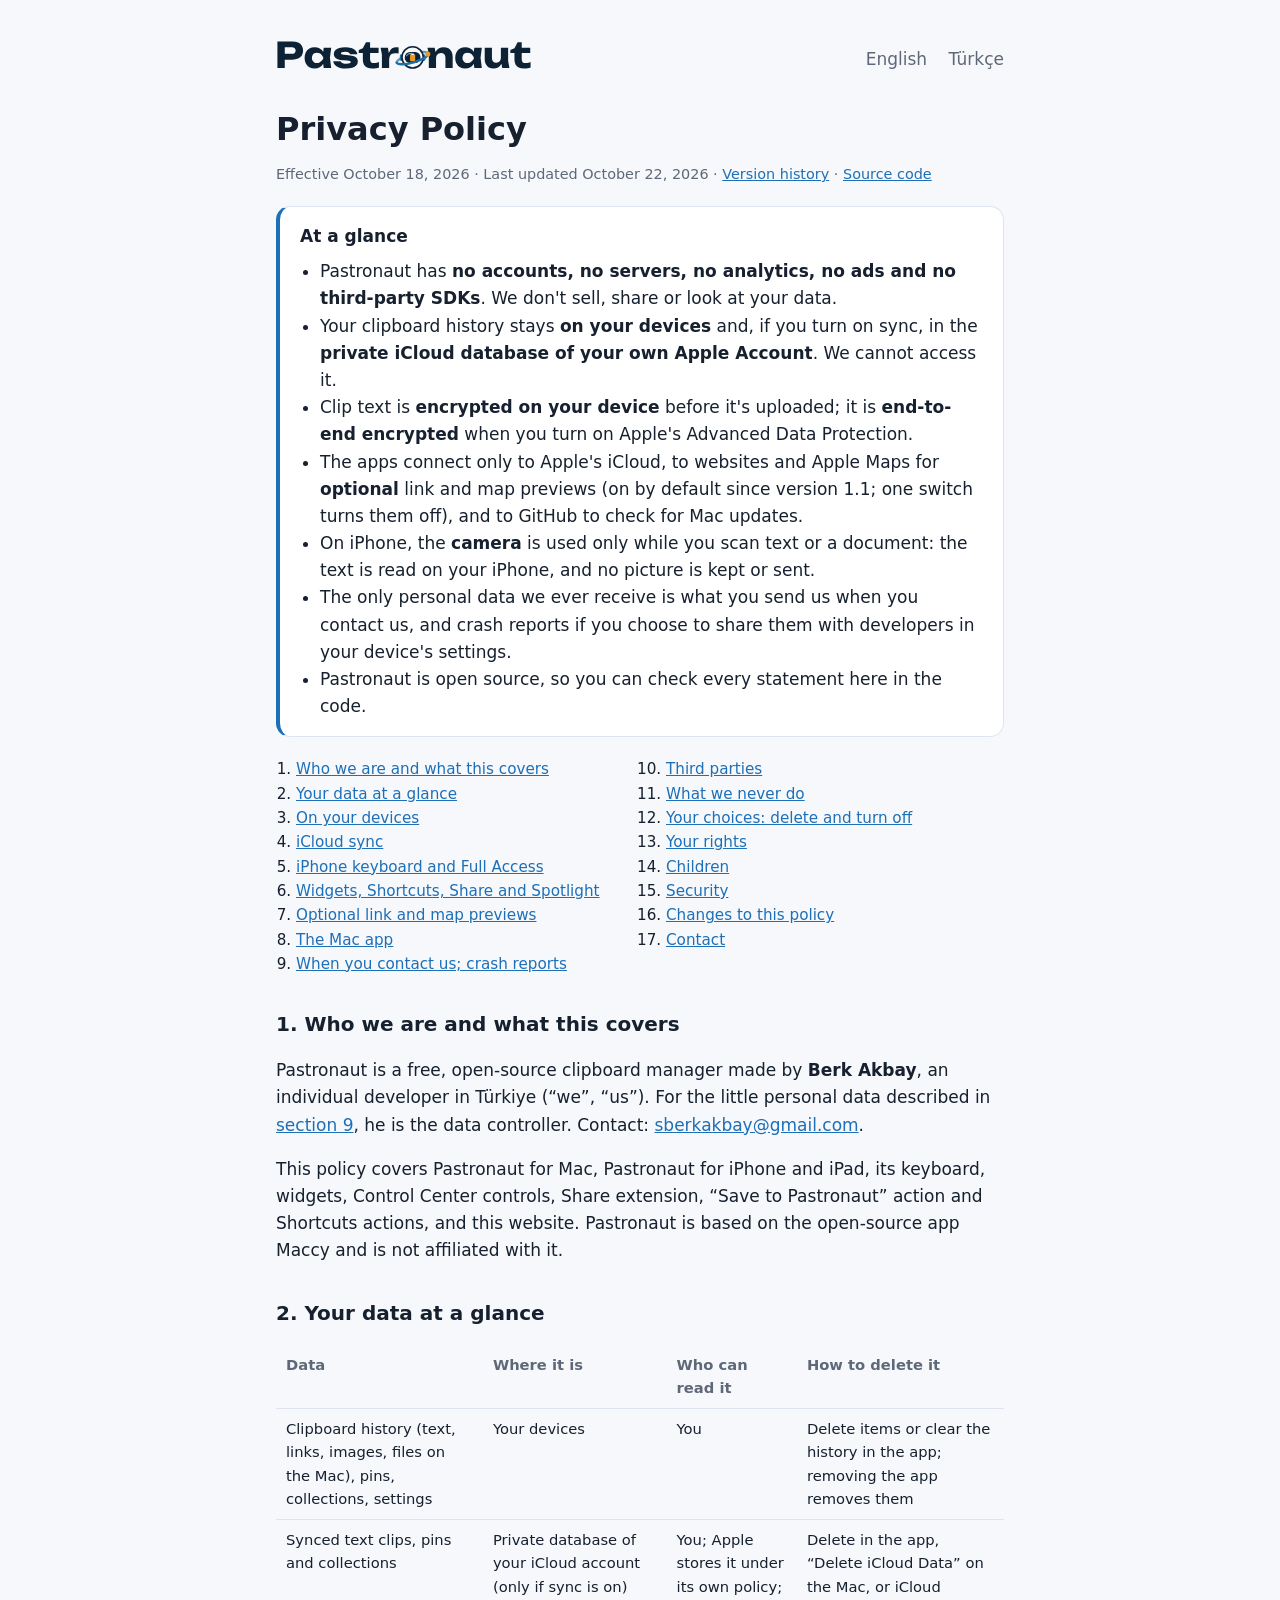
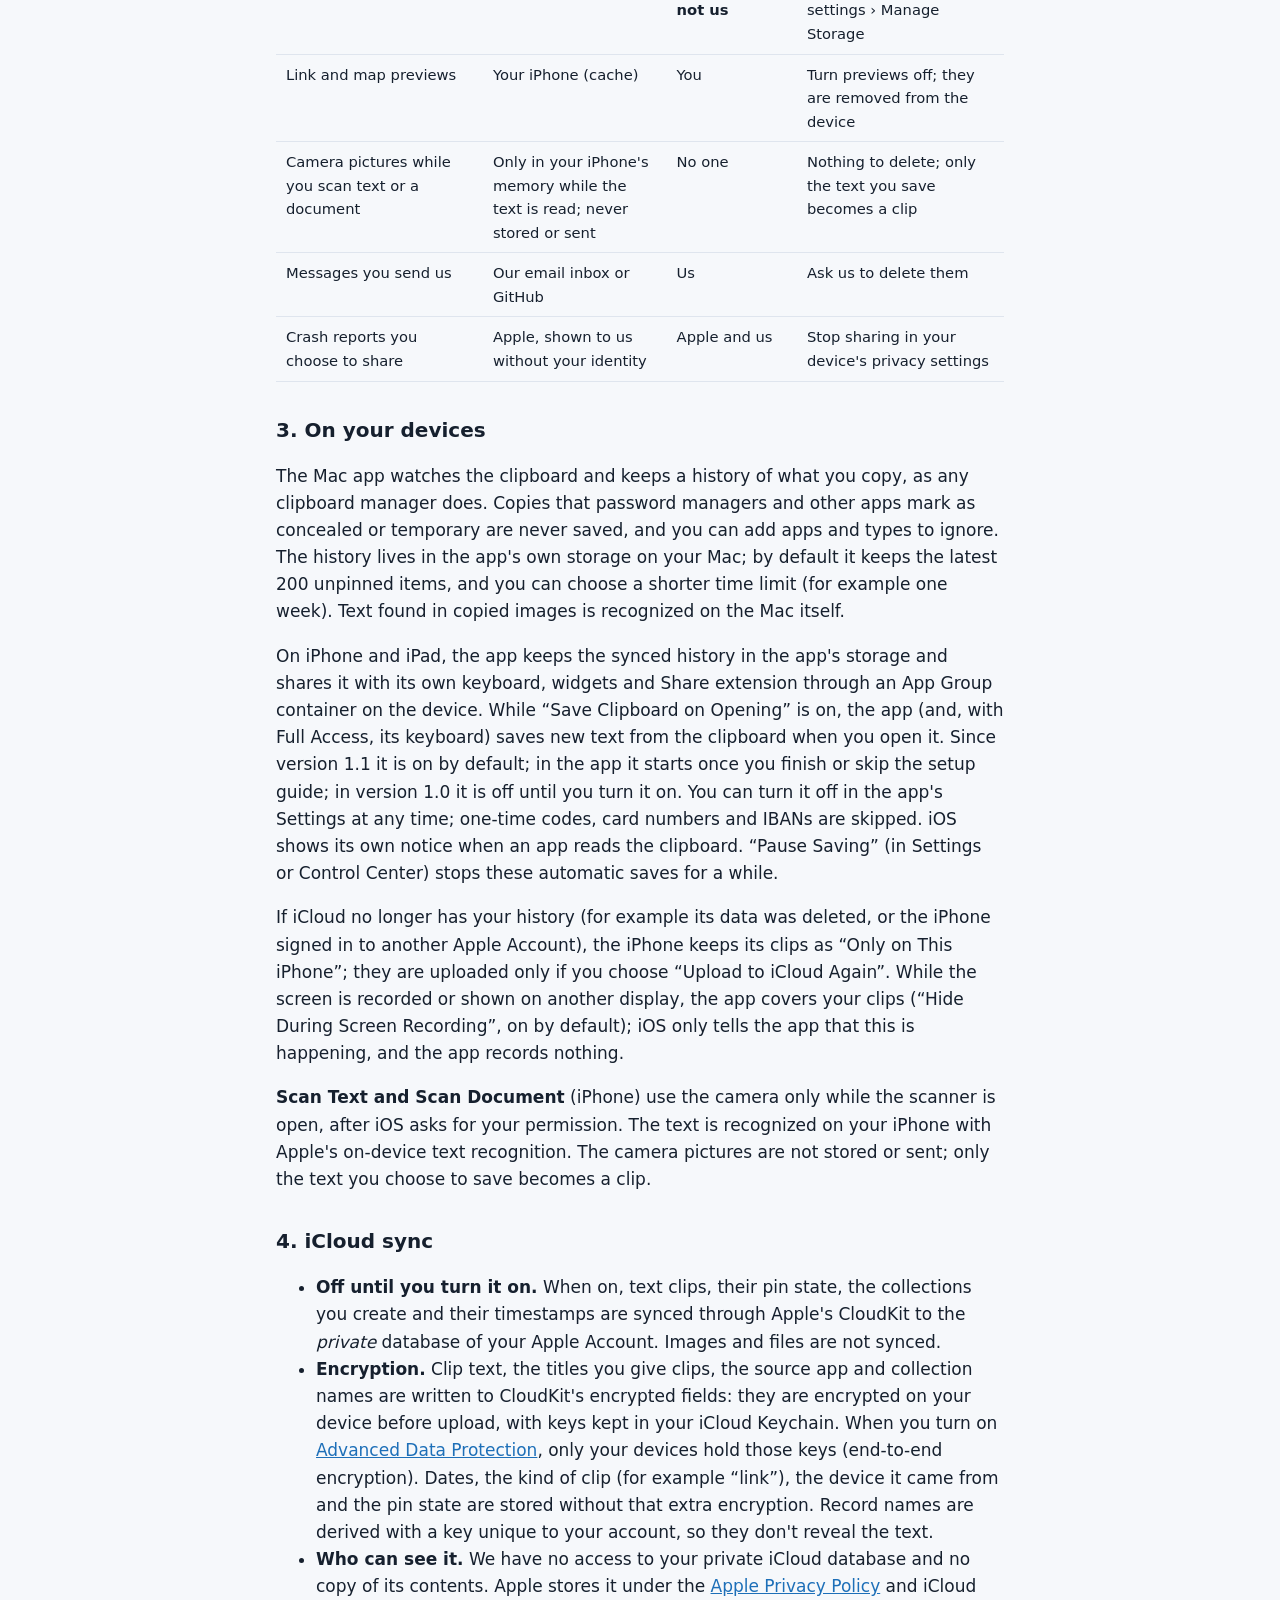
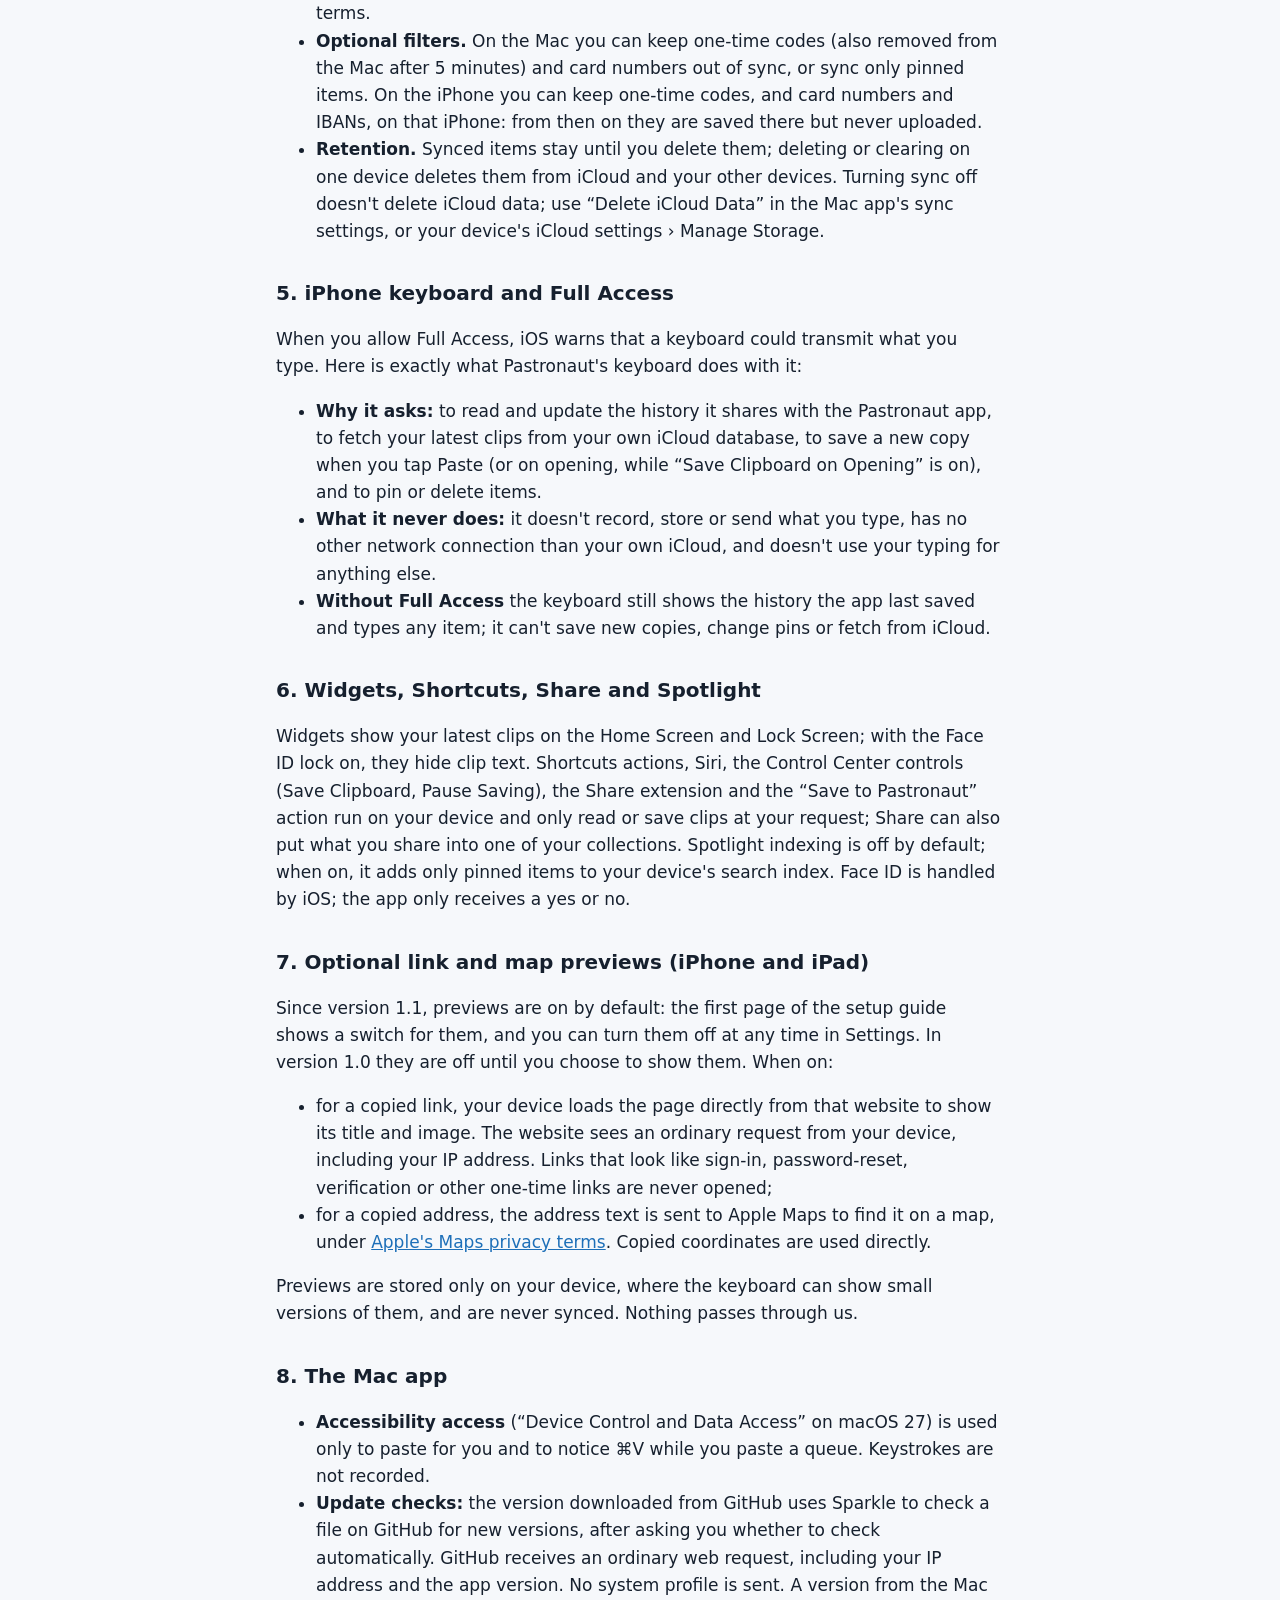
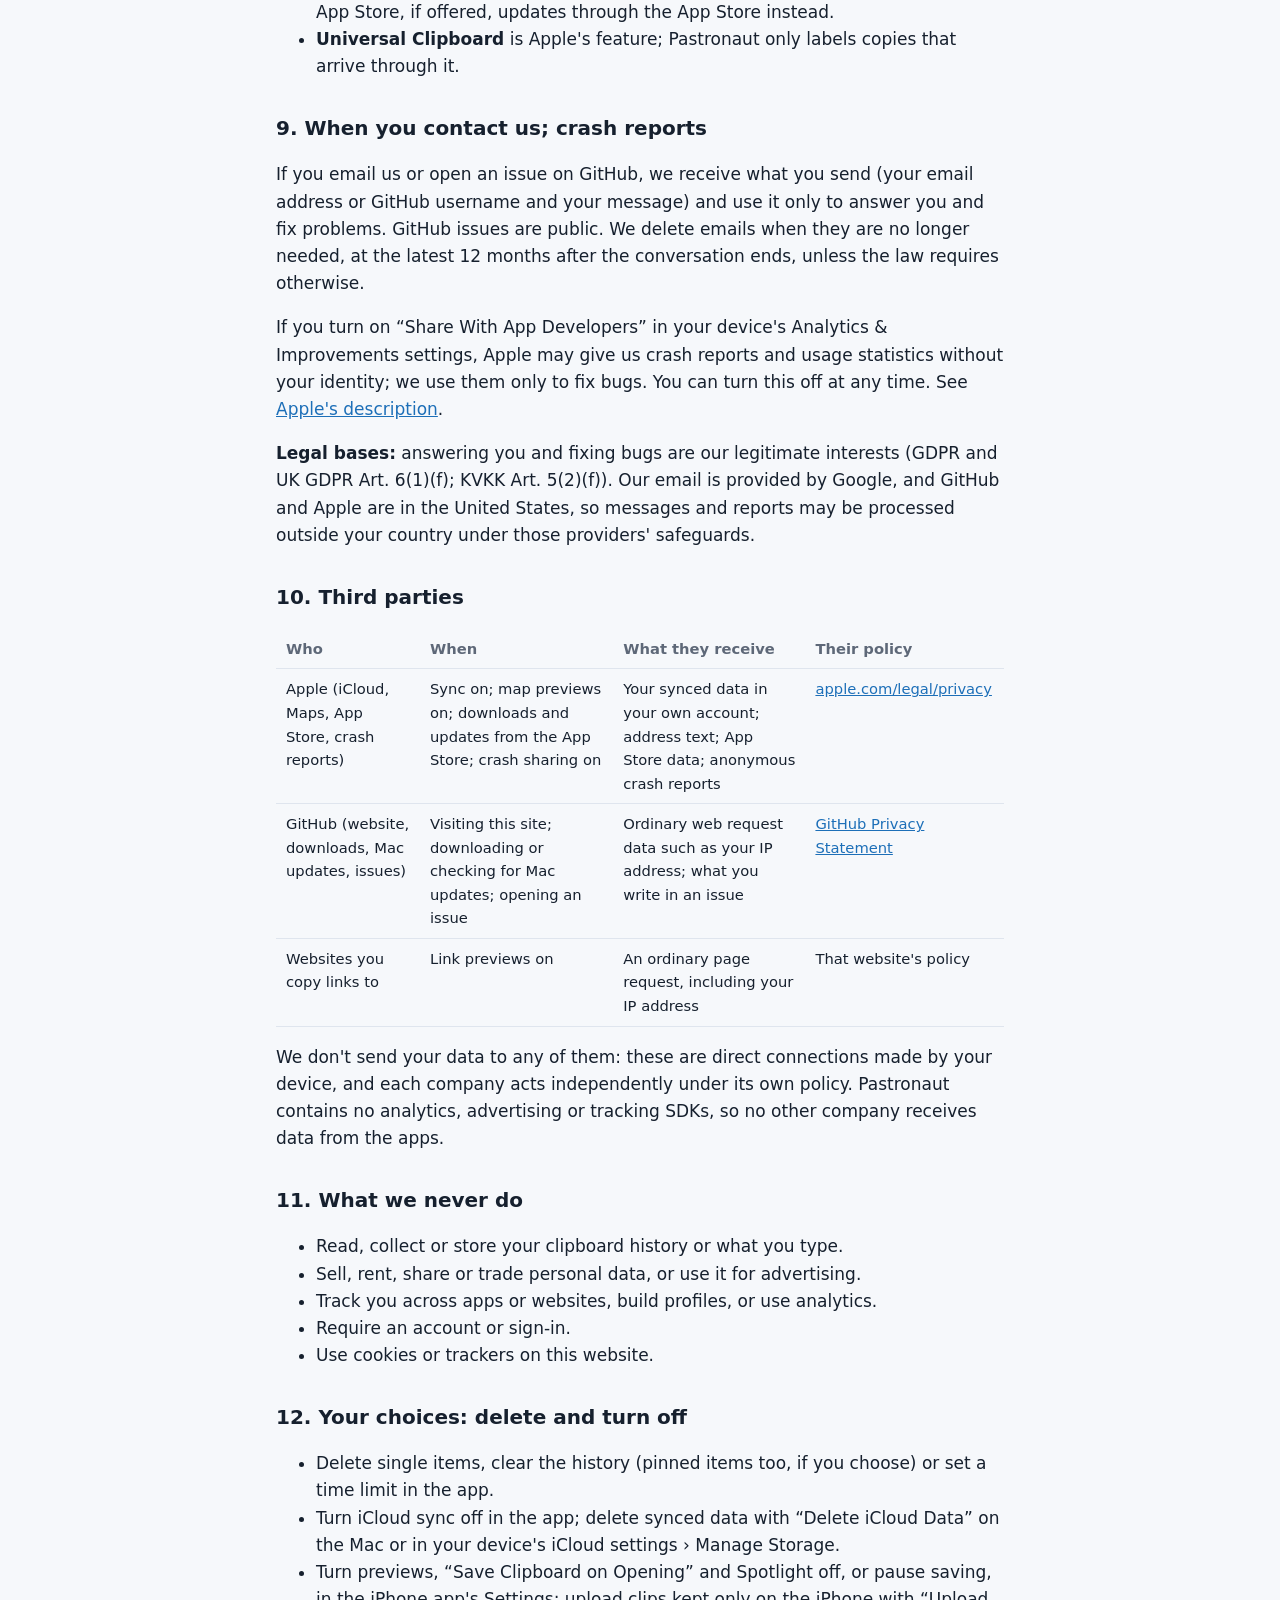
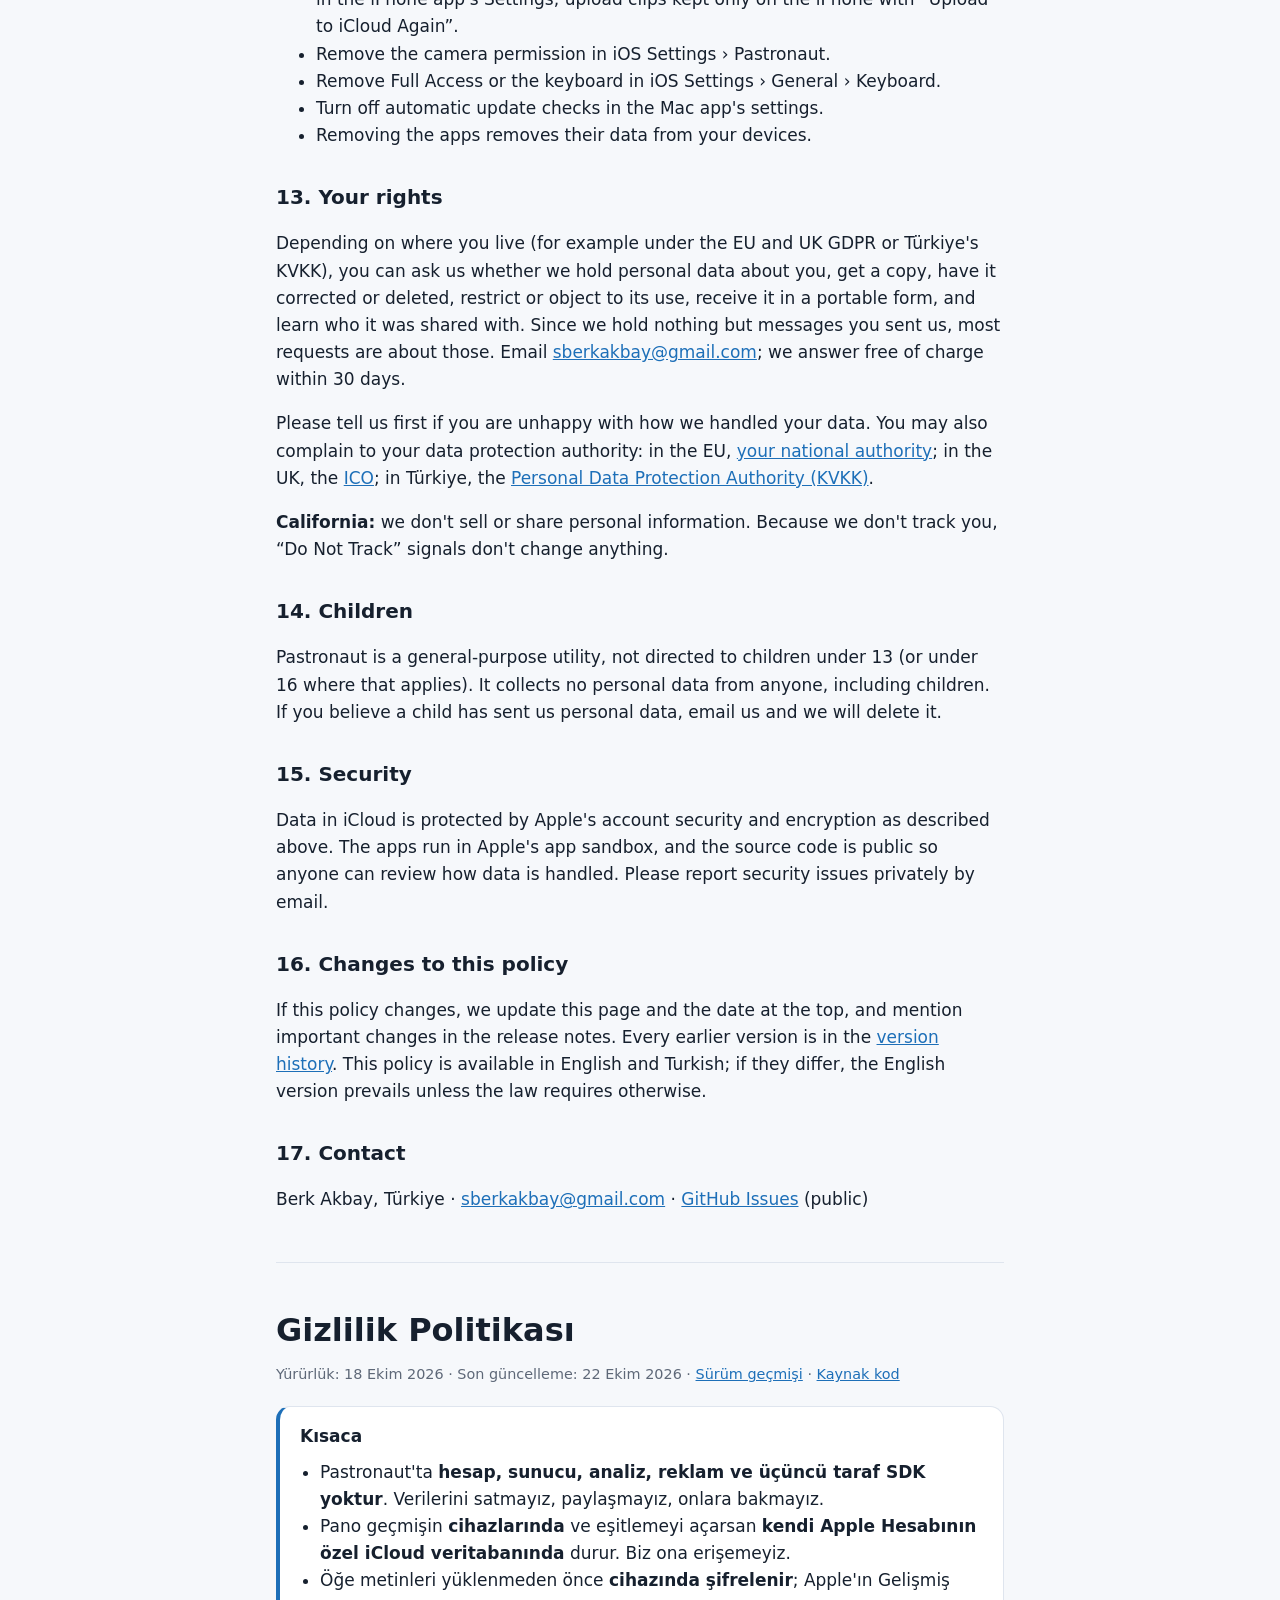
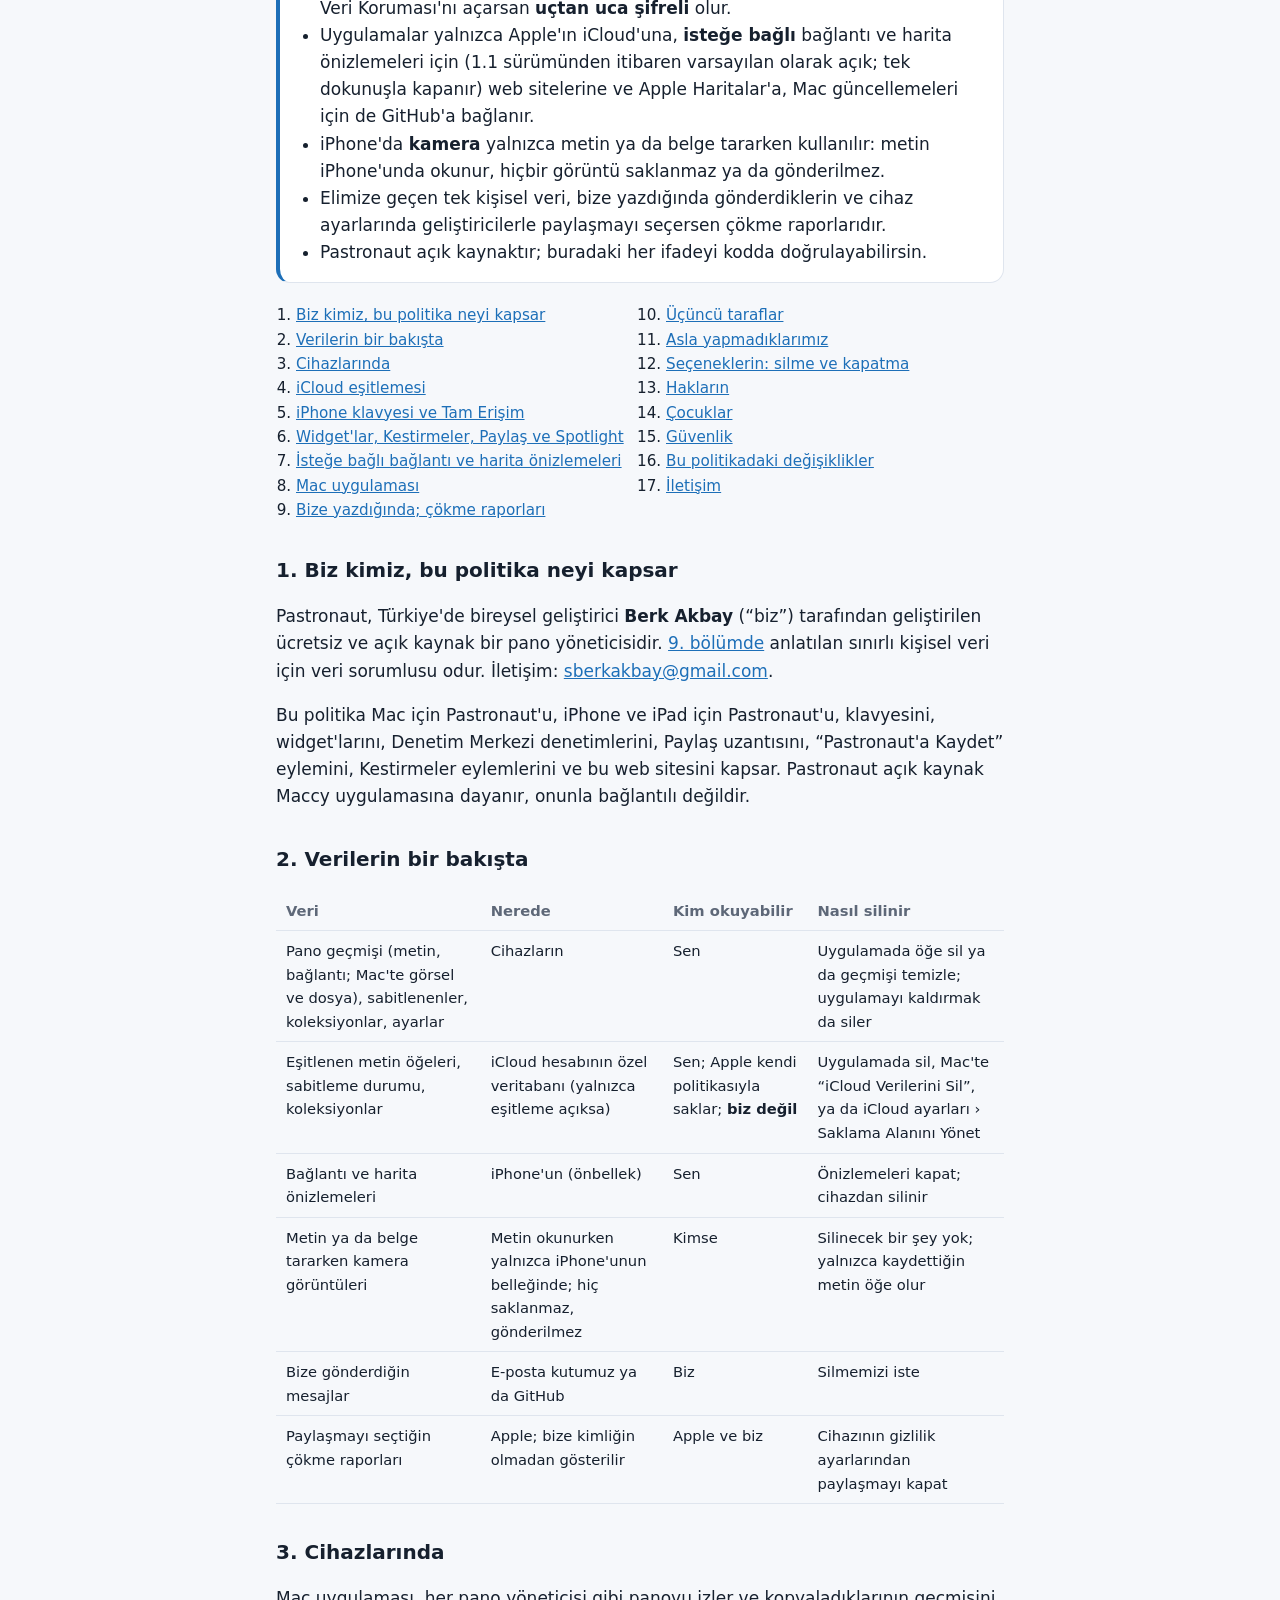
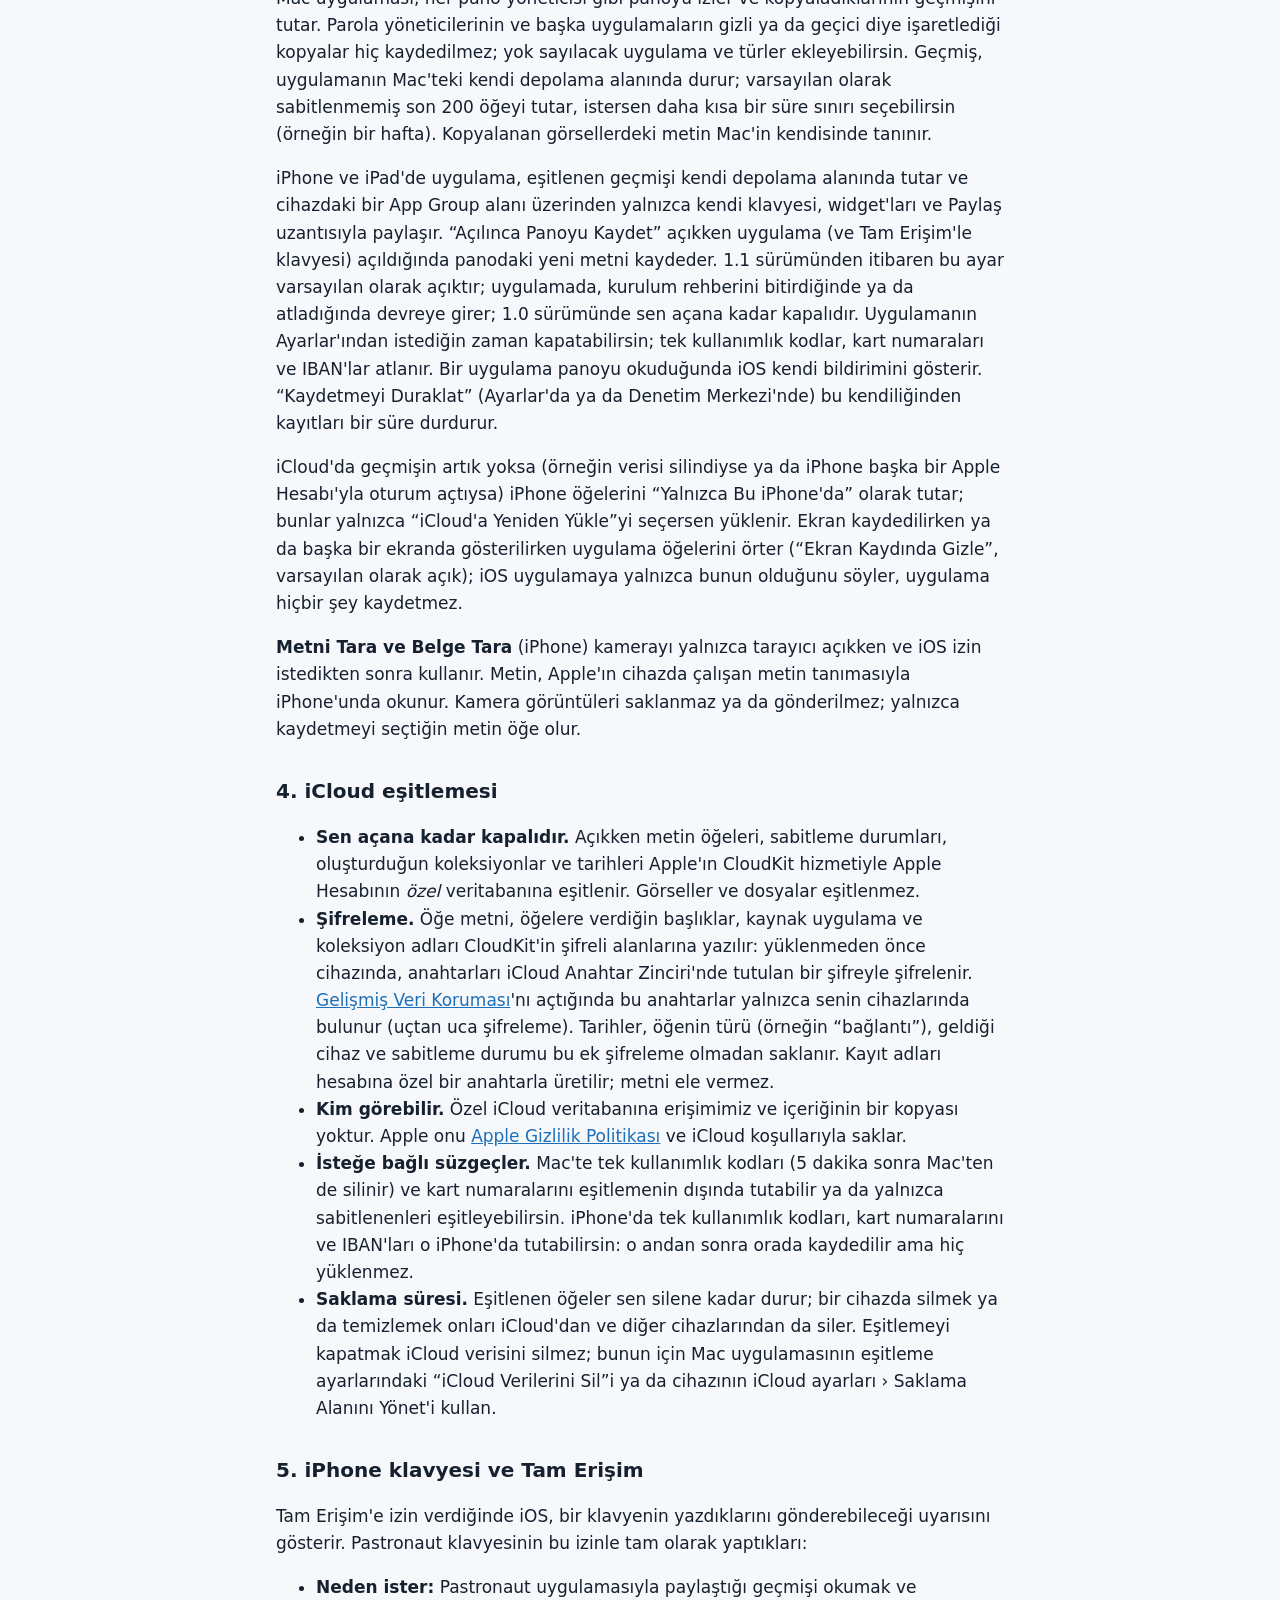
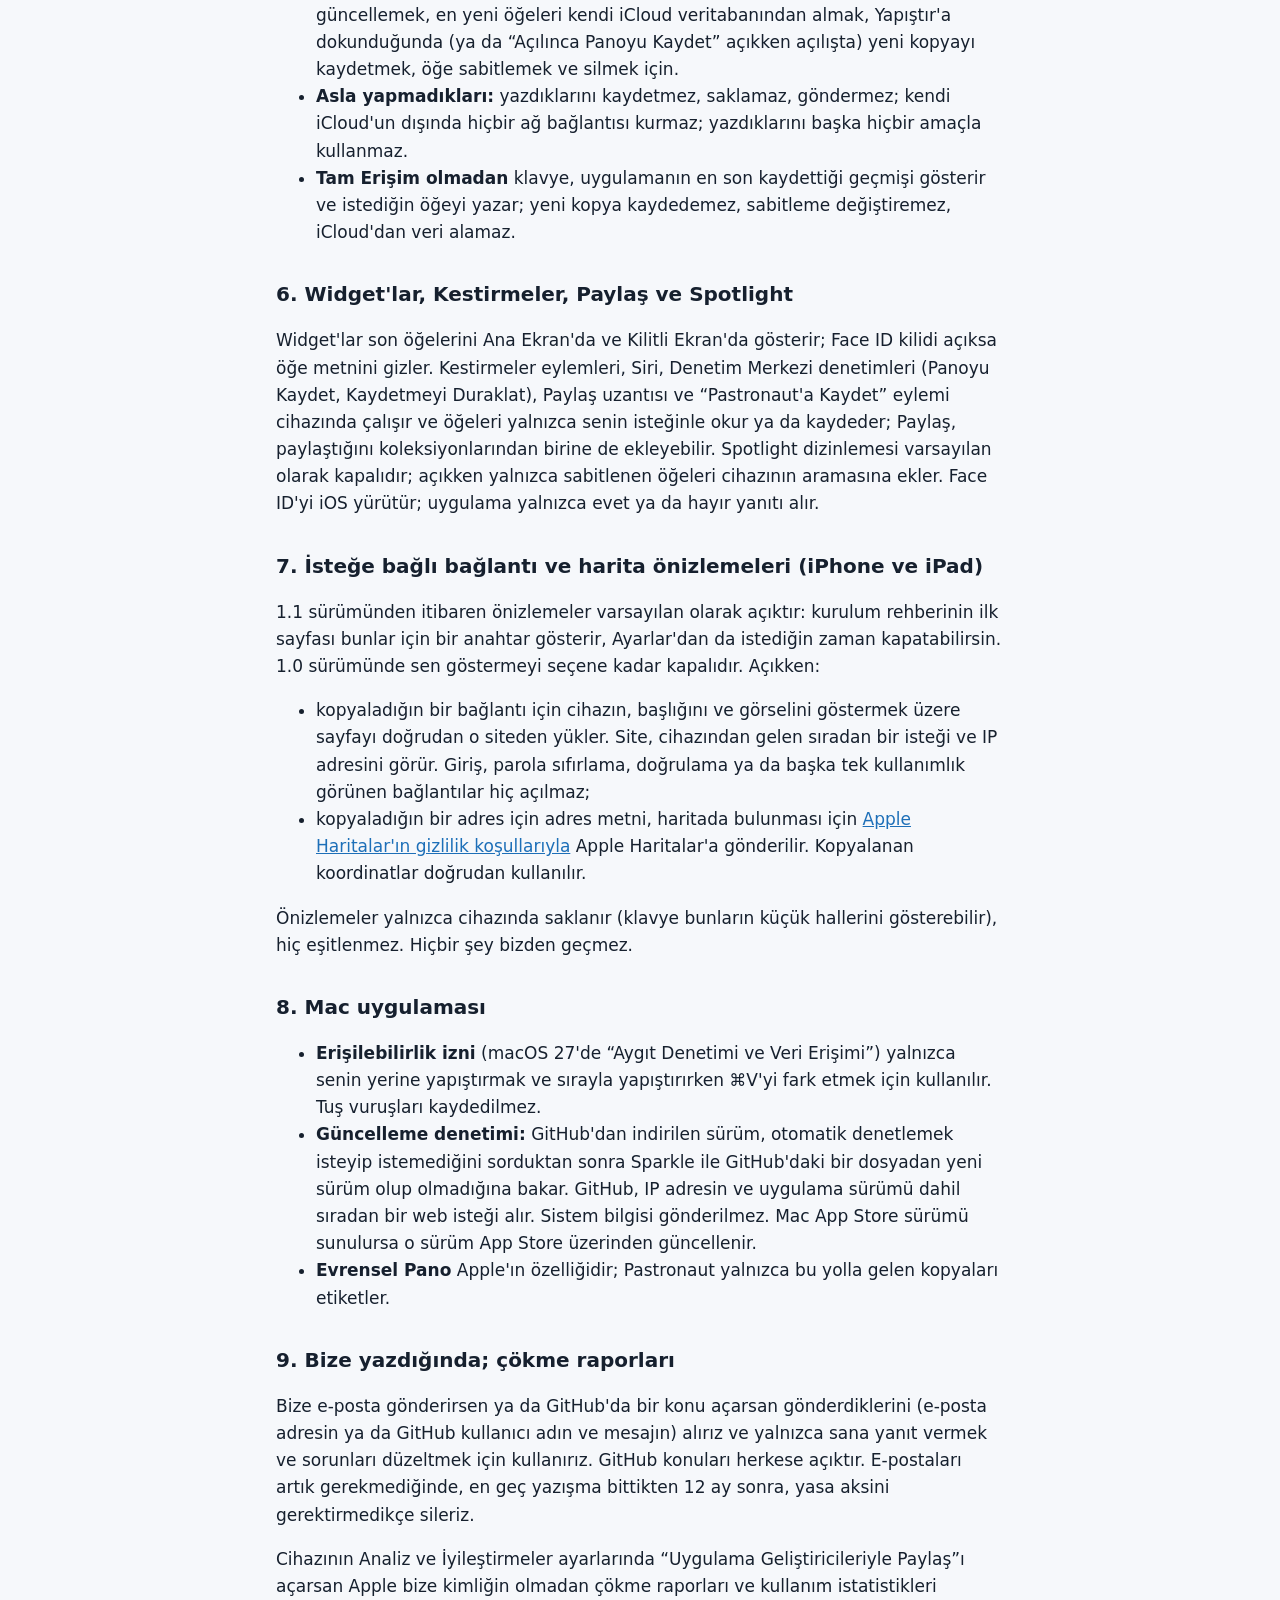
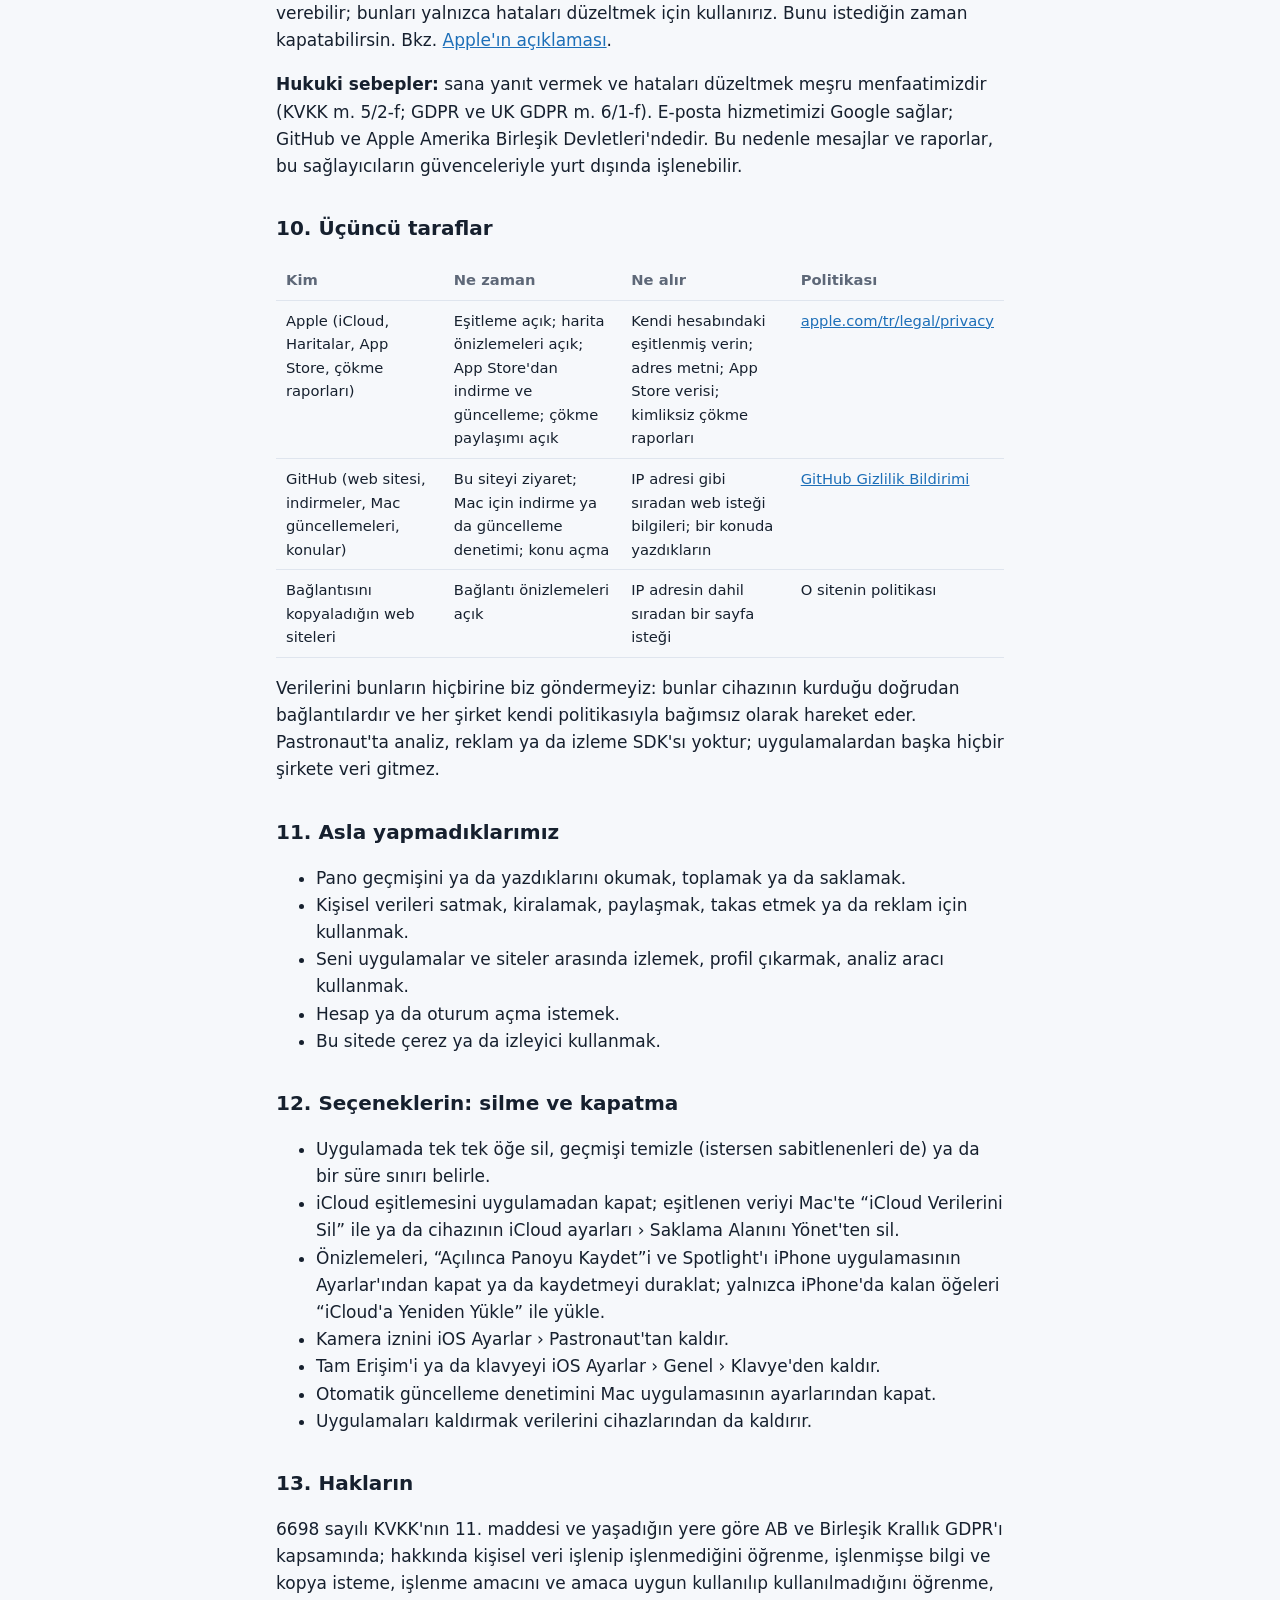
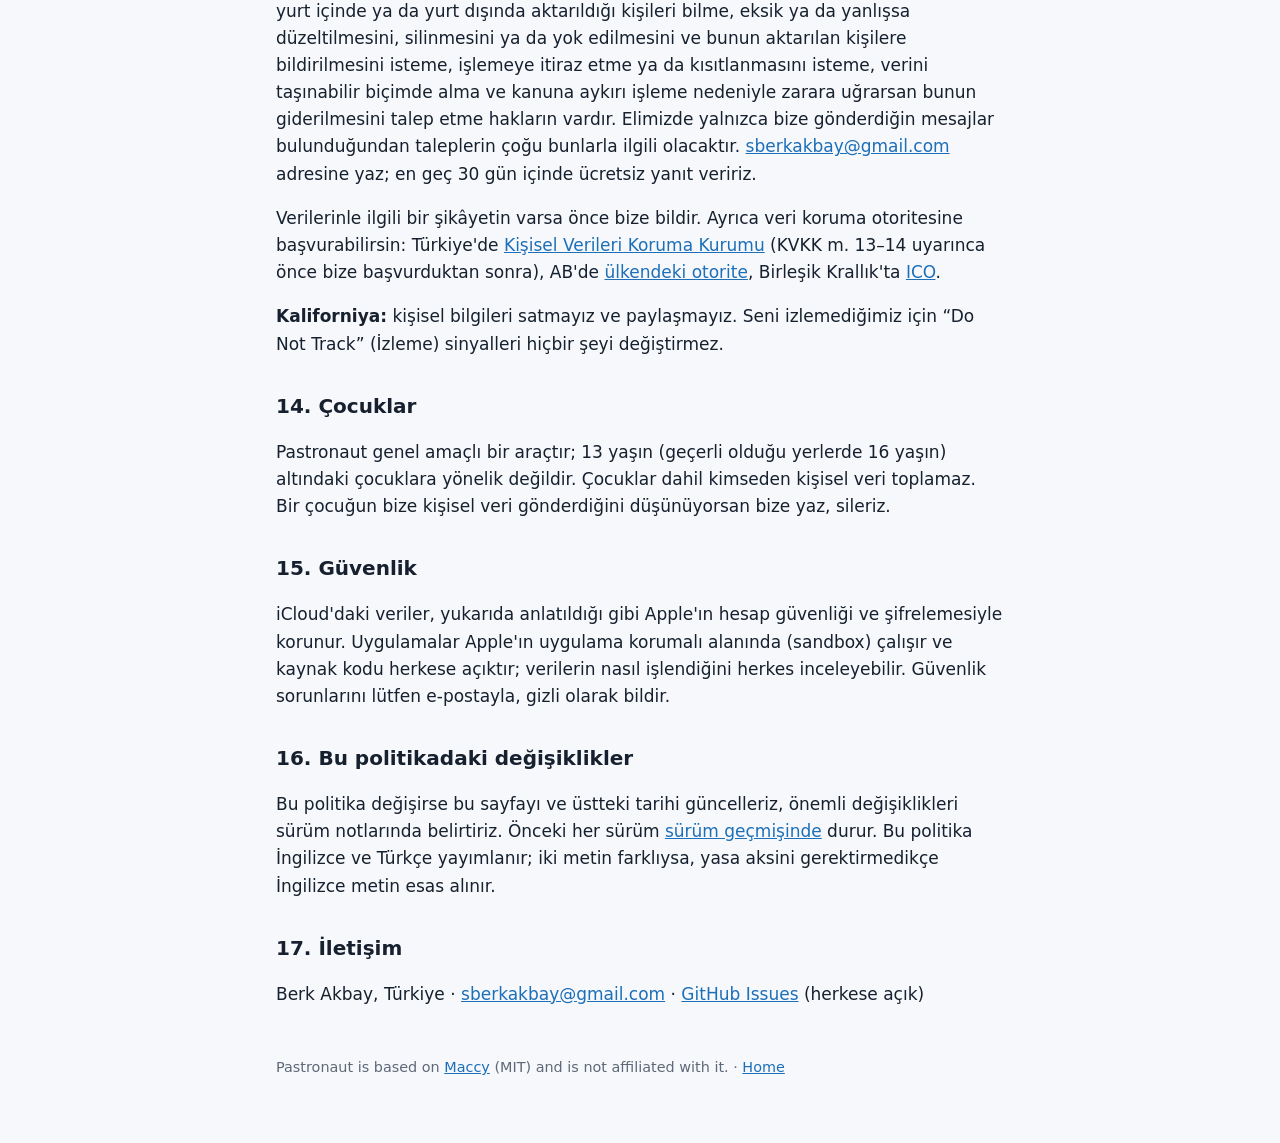
<file: docs/site/privacy.html>
<!doctype html>
<html lang="en">
<head>
  <meta charset="utf-8">
  <meta name="viewport" content="width=device-width, initial-scale=1">
  <title>Pastronaut Privacy Policy</title>
  <meta name="description" content="Privacy policy for Pastronaut for Mac, iPhone and iPad: what the apps store, where, who can see it, and how to delete it.">
  <link rel="stylesheet" href="style.css">
</head>
<body>
<main>
  <header>
    <a href="index.html">
      <img class="wordmark light" src="wordmark-light.svg" alt="Pastronaut">
      <img class="wordmark dark" src="wordmark-dark.svg" alt="Pastronaut">
    </a>
    <nav>
      <a href="#en">English</a>
      <a href="#tr">Türkçe</a>
    </nav>
  </header>

  <!-- ============================== ENGLISH ============================== -->
  <article id="en" lang="en">
    <h1>Privacy Policy</h1>
    <p class="meta">
      Effective October 18, 2026 · Last updated October 22, 2026 ·
      <a href="https://github.com/xkbxyberk/pastronaut/commits/gh-pages/privacy.html">Version history</a> ·
      <a href="https://github.com/xkbxyberk/pastronaut">Source code</a>
    </p>

    <div class="glance">
      <strong>At a glance</strong>
      <ul>
        <li>Pastronaut has <strong>no accounts, no servers, no analytics, no ads and no third-party SDKs</strong>. We don't sell, share or look at your data.</li>
        <li>Your clipboard history stays <strong>on your devices</strong> and, if you turn on sync, in the <strong>private iCloud database of your own Apple Account</strong>. We cannot access it.</li>
        <li>Clip text is <strong>encrypted on your device</strong> before it's uploaded; it is <strong>end-to-end encrypted</strong> when you turn on Apple's Advanced Data Protection.</li>
        <li>The apps connect only to Apple's iCloud, to websites and Apple Maps for <strong>optional</strong> link and map previews (on by default since version 1.1; one switch turns them off), and to GitHub to check for Mac updates.</li>
        <li>On iPhone, the <strong>camera</strong> is used only while you scan text or a document: the text is read on your iPhone, and no picture is kept or sent.</li>
        <li>The only personal data we ever receive is what you send us when you contact us, and crash reports if you choose to share them with developers in your device's settings.</li>
        <li>Pastronaut is open source, so you can check every statement here in the code.</li>
      </ul>
    </div>

    <ol class="toc">
      <li><a href="#en-who">Who we are and what this covers</a></li>
      <li><a href="#en-summary">Your data at a glance</a></li>
      <li><a href="#en-device">On your devices</a></li>
      <li><a href="#en-icloud">iCloud sync</a></li>
      <li><a href="#en-keyboard">iPhone keyboard and Full Access</a></li>
      <li><a href="#en-system">Widgets, Shortcuts, Share and Spotlight</a></li>
      <li><a href="#en-previews">Optional link and map previews</a></li>
      <li><a href="#en-mac">The Mac app</a></li>
      <li><a href="#en-contact-data">When you contact us; crash reports</a></li>
      <li><a href="#en-third">Third parties</a></li>
      <li><a href="#en-dont">What we never do</a></li>
      <li><a href="#en-choices">Your choices: delete and turn off</a></li>
      <li><a href="#en-rights">Your rights</a></li>
      <li><a href="#en-children">Children</a></li>
      <li><a href="#en-security">Security</a></li>
      <li><a href="#en-changes">Changes to this policy</a></li>
      <li><a href="#en-contact">Contact</a></li>
    </ol>

    <h2 id="en-who">1. Who we are and what this covers</h2>
    <p>Pastronaut is a free, open-source clipboard manager made by <strong>Berk Akbay</strong>, an individual developer in Türkiye (“we”, “us”). For the little personal data described in <a href="#en-contact-data">section 9</a>, he is the data controller. Contact: <a href="mailto:sberkakbay@gmail.com">sberkakbay@gmail.com</a>.</p>
    <p>This policy covers Pastronaut for Mac, Pastronaut for iPhone and iPad, its keyboard, widgets, Control Center controls, Share extension, “Save to Pastronaut” action and Shortcuts actions, and this website. Pastronaut is based on the open-source app Maccy and is not affiliated with it.</p>

    <h2 id="en-summary">2. Your data at a glance</h2>
    <div class="table-wrap">
      <table>
        <thead><tr><th>Data</th><th>Where it is</th><th>Who can read it</th><th>How to delete it</th></tr></thead>
        <tbody>
          <tr><td>Clipboard history (text, links, images, files on the Mac), pins, collections, settings</td><td>Your devices</td><td>You</td><td>Delete items or clear the history in the app; removing the app removes them</td></tr>
          <tr><td>Synced text clips, pins and collections</td><td>Private database of your iCloud account (only if sync is on)</td><td>You; Apple stores it under its own policy; <strong>not us</strong></td><td>Delete in the app, “Delete iCloud Data” on the Mac, or iCloud settings › Manage Storage</td></tr>
          <tr><td>Link and map previews</td><td>Your iPhone (cache)</td><td>You</td><td>Turn previews off; they are removed from the device</td></tr>
          <tr><td>Camera pictures while you scan text or a document</td><td>Only in your iPhone's memory while the text is read; never stored or sent</td><td>No one</td><td>Nothing to delete; only the text you save becomes a clip</td></tr>
          <tr><td>Messages you send us</td><td>Our email inbox or GitHub</td><td>Us</td><td>Ask us to delete them</td></tr>
          <tr><td>Crash reports you choose to share</td><td>Apple, shown to us without your identity</td><td>Apple and us</td><td>Stop sharing in your device's privacy settings</td></tr>
        </tbody>
      </table>
    </div>

    <h2 id="en-device">3. On your devices</h2>
    <p>The Mac app watches the clipboard and keeps a history of what you copy, as any clipboard manager does. Copies that password managers and other apps mark as concealed or temporary are never saved, and you can add apps and types to ignore. The history lives in the app's own storage on your Mac; by default it keeps the latest 200 unpinned items, and you can choose a shorter time limit (for example one week). Text found in copied images is recognized on the Mac itself.</p>
    <p>On iPhone and iPad, the app keeps the synced history in the app's storage and shares it with its own keyboard, widgets and Share extension through an App Group container on the device. While “Save Clipboard on Opening” is on, the app (and, with Full Access, its keyboard) saves new text from the clipboard when you open it. Since version 1.1 it is on by default; in the app it starts once you finish or skip the setup guide; in version 1.0 it is off until you turn it on. You can turn it off in the app's Settings at any time; one-time codes, card numbers and IBANs are skipped. iOS shows its own notice when an app reads the clipboard. “Pause Saving” (in Settings or Control Center) stops these automatic saves for a while.</p>
    <p>If iCloud no longer has your history (for example its data was deleted, or the iPhone signed in to another Apple Account), the iPhone keeps its clips as “Only on This iPhone”; they are uploaded only if you choose “Upload to iCloud Again”. While the screen is recorded or shown on another display, the app covers your clips (“Hide During Screen Recording”, on by default); iOS only tells the app that this is happening, and the app records nothing.</p>
    <p><strong>Scan Text and Scan Document</strong> (iPhone) use the camera only while the scanner is open, after iOS asks for your permission. The text is recognized on your iPhone with Apple's on-device text recognition. The camera pictures are not stored or sent; only the text you choose to save becomes a clip.</p>

    <h2 id="en-icloud">4. iCloud sync</h2>
    <ul>
      <li><strong>Off until you turn it on.</strong> When on, text clips, their pin state, the collections you create and their timestamps are synced through Apple's CloudKit to the <em>private</em> database of your Apple Account. Images and files are not synced.</li>
      <li><strong>Encryption.</strong> Clip text, the titles you give clips, the source app and collection names are written to CloudKit's encrypted fields: they are encrypted on your device before upload, with keys kept in your iCloud Keychain. When you turn on <a href="https://support.apple.com/en-us/102651">Advanced Data Protection</a>, only your devices hold those keys (end-to-end encryption). Dates, the kind of clip (for example “link”), the device it came from and the pin state are stored without that extra encryption. Record names are derived with a key unique to your account, so they don't reveal the text.</li>
      <li><strong>Who can see it.</strong> We have no access to your private iCloud database and no copy of its contents. Apple stores it under the <a href="https://www.apple.com/legal/privacy/">Apple Privacy Policy</a> and iCloud terms.</li>
      <li><strong>Optional filters.</strong> On the Mac you can keep one-time codes (also removed from the Mac after 5 minutes) and card numbers out of sync, or sync only pinned items. On the iPhone you can keep one-time codes, and card numbers and IBANs, on that iPhone: from then on they are saved there but never uploaded.</li>
      <li><strong>Retention.</strong> Synced items stay until you delete them; deleting or clearing on one device deletes them from iCloud and your other devices. Turning sync off doesn't delete iCloud data; use “Delete iCloud Data” in the Mac app's sync settings, or your device's iCloud settings › Manage Storage.</li>
    </ul>

    <h2 id="en-keyboard">5. iPhone keyboard and Full Access</h2>
    <p>When you allow Full Access, iOS warns that a keyboard could transmit what you type. Here is exactly what Pastronaut's keyboard does with it:</p>
    <ul>
      <li><strong>Why it asks:</strong> to read and update the history it shares with the Pastronaut app, to fetch your latest clips from your own iCloud database, to save a new copy when you tap Paste (or on opening, while “Save Clipboard on Opening” is on), and to pin or delete items.</li>
      <li><strong>What it never does:</strong> it doesn't record, store or send what you type, has no other network connection than your own iCloud, and doesn't use your typing for anything else.</li>
      <li><strong>Without Full Access</strong> the keyboard still shows the history the app last saved and types any item; it can't save new copies, change pins or fetch from iCloud.</li>
    </ul>

    <h2 id="en-system">6. Widgets, Shortcuts, Share and Spotlight</h2>
    <p>Widgets show your latest clips on the Home Screen and Lock Screen; with the Face ID lock on, they hide clip text. Shortcuts actions, Siri, the Control Center controls (Save Clipboard, Pause Saving), the Share extension and the “Save to Pastronaut” action run on your device and only read or save clips at your request; Share can also put what you share into one of your collections. Spotlight indexing is off by default; when on, it adds only pinned items to your device's search index. Face ID is handled by iOS; the app only receives a yes or no.</p>

    <h2 id="en-previews">7. Optional link and map previews (iPhone and iPad)</h2>
    <p>Since version 1.1, previews are on by default: the first page of the setup guide shows a switch for them, and you can turn them off at any time in Settings. In version 1.0 they are off until you choose to show them. When on:</p>
    <ul>
      <li>for a copied link, your device loads the page directly from that website to show its title and image. The website sees an ordinary request from your device, including your IP address. Links that look like sign-in, password-reset, verification or other one-time links are never opened;</li>
      <li>for a copied address, the address text is sent to Apple Maps to find it on a map, under <a href="https://www.apple.com/legal/privacy/data/en/apple-maps/">Apple's Maps privacy terms</a>. Copied coordinates are used directly.</li>
    </ul>
    <p>Previews are stored only on your device, where the keyboard can show small versions of them, and are never synced. Nothing passes through us.</p>

    <h2 id="en-mac">8. The Mac app</h2>
    <ul>
      <li><strong>Accessibility access</strong> (“Device Control and Data Access” on macOS 27) is used only to paste for you and to notice ⌘V while you paste a queue. Keystrokes are not recorded.</li>
      <li><strong>Update checks:</strong> the version downloaded from GitHub uses Sparkle to check a file on GitHub for new versions, after asking you whether to check automatically. GitHub receives an ordinary web request, including your IP address and the app version. No system profile is sent. A version from the Mac App Store, if offered, updates through the App Store instead.</li>
      <li><strong>Universal Clipboard</strong> is Apple's feature; Pastronaut only labels copies that arrive through it.</li>
    </ul>

    <h2 id="en-contact-data">9. When you contact us; crash reports</h2>
    <p>If you email us or open an issue on GitHub, we receive what you send (your email address or GitHub username and your message) and use it only to answer you and fix problems. GitHub issues are public. We delete emails when they are no longer needed, at the latest 12 months after the conversation ends, unless the law requires otherwise.</p>
    <p>If you turn on “Share With App Developers” in your device's Analytics &amp; Improvements settings, Apple may give us crash reports and usage statistics without your identity; we use them only to fix bugs. You can turn this off at any time. See <a href="https://www.apple.com/legal/privacy/data/en/app-analytics/">Apple's description</a>.</p>
    <p><strong>Legal bases:</strong> answering you and fixing bugs are our legitimate interests (GDPR and UK GDPR Art. 6(1)(f); KVKK Art. 5(2)(f)). Our email is provided by Google, and GitHub and Apple are in the United States, so messages and reports may be processed outside your country under those providers' safeguards.</p>

    <h2 id="en-third">10. Third parties</h2>
    <div class="table-wrap">
      <table>
        <thead><tr><th>Who</th><th>When</th><th>What they receive</th><th>Their policy</th></tr></thead>
        <tbody>
          <tr><td>Apple (iCloud, Maps, App Store, crash reports)</td><td>Sync on; map previews on; downloads and updates from the App Store; crash sharing on</td><td>Your synced data in your own account; address text; App Store data; anonymous crash reports</td><td><a href="https://www.apple.com/legal/privacy/">apple.com/legal/privacy</a></td></tr>
          <tr><td>GitHub (website, downloads, Mac updates, issues)</td><td>Visiting this site; downloading or checking for Mac updates; opening an issue</td><td>Ordinary web request data such as your IP address; what you write in an issue</td><td><a href="https://docs.github.com/en/site-policy/privacy-policies/github-general-privacy-statement">GitHub Privacy Statement</a></td></tr>
          <tr><td>Websites you copy links to</td><td>Link previews on</td><td>An ordinary page request, including your IP address</td><td>That website's policy</td></tr>
        </tbody>
      </table>
    </div>
    <p>We don't send your data to any of them: these are direct connections made by your device, and each company acts independently under its own policy. Pastronaut contains no analytics, advertising or tracking SDKs, so no other company receives data from the apps.</p>

    <h2 id="en-dont">11. What we never do</h2>
    <ul>
      <li>Read, collect or store your clipboard history or what you type.</li>
      <li>Sell, rent, share or trade personal data, or use it for advertising.</li>
      <li>Track you across apps or websites, build profiles, or use analytics.</li>
      <li>Require an account or sign-in.</li>
      <li>Use cookies or trackers on this website.</li>
    </ul>

    <h2 id="en-choices">12. Your choices: delete and turn off</h2>
    <ul>
      <li>Delete single items, clear the history (pinned items too, if you choose) or set a time limit in the app.</li>
      <li>Turn iCloud sync off in the app; delete synced data with “Delete iCloud Data” on the Mac or in your device's iCloud settings › Manage Storage.</li>
      <li>Turn previews, “Save Clipboard on Opening” and Spotlight off, or pause saving, in the iPhone app's Settings; upload clips kept only on the iPhone with “Upload to iCloud Again”.</li>
      <li>Remove the camera permission in iOS Settings › Pastronaut.</li>
      <li>Remove Full Access or the keyboard in iOS Settings › General › Keyboard.</li>
      <li>Turn off automatic update checks in the Mac app's settings.</li>
      <li>Removing the apps removes their data from your devices.</li>
    </ul>

    <h2 id="en-rights">13. Your rights</h2>
    <p>Depending on where you live (for example under the EU and UK GDPR or Türkiye's KVKK), you can ask us whether we hold personal data about you, get a copy, have it corrected or deleted, restrict or object to its use, receive it in a portable form, and learn who it was shared with. Since we hold nothing but messages you sent us, most requests are about those. Email <a href="mailto:sberkakbay@gmail.com">sberkakbay@gmail.com</a>; we answer free of charge within 30 days.</p>
    <p>Please tell us first if you are unhappy with how we handled your data. You may also complain to your data protection authority: in the EU, <a href="https://www.edpb.europa.eu/about-edpb/about-edpb/members_en">your national authority</a>; in the UK, the <a href="https://ico.org.uk/make-a-complaint/">ICO</a>; in Türkiye, the <a href="https://www.kvkk.gov.tr">Personal Data Protection Authority (KVKK)</a>.</p>
    <p><strong>California:</strong> we don't sell or share personal information. Because we don't track you, “Do Not Track” signals don't change anything.</p>

    <h2 id="en-children">14. Children</h2>
    <p>Pastronaut is a general-purpose utility, not directed to children under 13 (or under 16 where that applies). It collects no personal data from anyone, including children. If you believe a child has sent us personal data, email us and we will delete it.</p>

    <h2 id="en-security">15. Security</h2>
    <p>Data in iCloud is protected by Apple's account security and encryption as described above. The apps run in Apple's app sandbox, and the source code is public so anyone can review how data is handled. Please report security issues privately by email.</p>

    <h2 id="en-changes">16. Changes to this policy</h2>
    <p>If this policy changes, we update this page and the date at the top, and mention important changes in the release notes. Every earlier version is in the <a href="https://github.com/xkbxyberk/pastronaut/commits/gh-pages/privacy.html">version history</a>. This policy is available in English and Turkish; if they differ, the English version prevails unless the law requires otherwise.</p>

    <h2 id="en-contact">17. Contact</h2>
    <p>Berk Akbay, Türkiye · <a href="mailto:sberkakbay@gmail.com">sberkakbay@gmail.com</a> · <a href="https://github.com/xkbxyberk/pastronaut/issues">GitHub Issues</a> (public)</p>
  </article>

  <hr>

  <!-- ============================== TÜRKÇE ============================== -->
  <article id="tr" lang="tr">
    <h1>Gizlilik Politikası</h1>
    <p class="meta">
      Yürürlük: 18 Ekim 2026 · Son güncelleme: 22 Ekim 2026 ·
      <a href="https://github.com/xkbxyberk/pastronaut/commits/gh-pages/privacy.html">Sürüm geçmişi</a> ·
      <a href="https://github.com/xkbxyberk/pastronaut">Kaynak kod</a>
    </p>

    <div class="glance">
      <strong>Kısaca</strong>
      <ul>
        <li>Pastronaut'ta <strong>hesap, sunucu, analiz, reklam ve üçüncü taraf SDK yoktur</strong>. Verilerini satmayız, paylaşmayız, onlara bakmayız.</li>
        <li>Pano geçmişin <strong>cihazlarında</strong> ve eşitlemeyi açarsan <strong>kendi Apple Hesabının özel iCloud veritabanında</strong> durur. Biz ona erişemeyiz.</li>
        <li>Öğe metinleri yüklenmeden önce <strong>cihazında şifrelenir</strong>; Apple'ın Gelişmiş Veri Koruması'nı açarsan <strong>uçtan uca şifreli</strong> olur.</li>
        <li>Uygulamalar yalnızca Apple'ın iCloud'una, <strong>isteğe bağlı</strong> bağlantı ve harita önizlemeleri için (1.1 sürümünden itibaren varsayılan olarak açık; tek dokunuşla kapanır) web sitelerine ve Apple Haritalar'a, Mac güncellemeleri için de GitHub'a bağlanır.</li>
        <li>iPhone'da <strong>kamera</strong> yalnızca metin ya da belge tararken kullanılır: metin iPhone'unda okunur, hiçbir görüntü saklanmaz ya da gönderilmez.</li>
        <li>Elimize geçen tek kişisel veri, bize yazdığında gönderdiklerin ve cihaz ayarlarında geliştiricilerle paylaşmayı seçersen çökme raporlarıdır.</li>
        <li>Pastronaut açık kaynaktır; buradaki her ifadeyi kodda doğrulayabilirsin.</li>
      </ul>
    </div>

    <ol class="toc">
      <li><a href="#tr-who">Biz kimiz, bu politika neyi kapsar</a></li>
      <li><a href="#tr-summary">Verilerin bir bakışta</a></li>
      <li><a href="#tr-device">Cihazlarında</a></li>
      <li><a href="#tr-icloud">iCloud eşitlemesi</a></li>
      <li><a href="#tr-keyboard">iPhone klavyesi ve Tam Erişim</a></li>
      <li><a href="#tr-system">Widget'lar, Kestirmeler, Paylaş ve Spotlight</a></li>
      <li><a href="#tr-previews">İsteğe bağlı bağlantı ve harita önizlemeleri</a></li>
      <li><a href="#tr-mac">Mac uygulaması</a></li>
      <li><a href="#tr-contact-data">Bize yazdığında; çökme raporları</a></li>
      <li><a href="#tr-third">Üçüncü taraflar</a></li>
      <li><a href="#tr-dont">Asla yapmadıklarımız</a></li>
      <li><a href="#tr-choices">Seçeneklerin: silme ve kapatma</a></li>
      <li><a href="#tr-rights">Hakların</a></li>
      <li><a href="#tr-children">Çocuklar</a></li>
      <li><a href="#tr-security">Güvenlik</a></li>
      <li><a href="#tr-changes">Bu politikadaki değişiklikler</a></li>
      <li><a href="#tr-contact">İletişim</a></li>
    </ol>

    <h2 id="tr-who">1. Biz kimiz, bu politika neyi kapsar</h2>
    <p>Pastronaut, Türkiye'de bireysel geliştirici <strong>Berk Akbay</strong> (“biz”) tarafından geliştirilen ücretsiz ve açık kaynak bir pano yöneticisidir. <a href="#tr-contact-data">9. bölümde</a> anlatılan sınırlı kişisel veri için veri sorumlusu odur. İletişim: <a href="mailto:sberkakbay@gmail.com">sberkakbay@gmail.com</a>.</p>
    <p>Bu politika Mac için Pastronaut'u, iPhone ve iPad için Pastronaut'u, klavyesini, widget'larını, Denetim Merkezi denetimlerini, Paylaş uzantısını, “Pastronaut'a Kaydet” eylemini, Kestirmeler eylemlerini ve bu web sitesini kapsar. Pastronaut açık kaynak Maccy uygulamasına dayanır, onunla bağlantılı değildir.</p>

    <h2 id="tr-summary">2. Verilerin bir bakışta</h2>
    <div class="table-wrap">
      <table>
        <thead><tr><th>Veri</th><th>Nerede</th><th>Kim okuyabilir</th><th>Nasıl silinir</th></tr></thead>
        <tbody>
          <tr><td>Pano geçmişi (metin, bağlantı; Mac'te görsel ve dosya), sabitlenenler, koleksiyonlar, ayarlar</td><td>Cihazların</td><td>Sen</td><td>Uygulamada öğe sil ya da geçmişi temizle; uygulamayı kaldırmak da siler</td></tr>
          <tr><td>Eşitlenen metin öğeleri, sabitleme durumu, koleksiyonlar</td><td>iCloud hesabının özel veritabanı (yalnızca eşitleme açıksa)</td><td>Sen; Apple kendi politikasıyla saklar; <strong>biz değil</strong></td><td>Uygulamada sil, Mac'te “iCloud Verilerini Sil”, ya da iCloud ayarları › Saklama Alanını Yönet</td></tr>
          <tr><td>Bağlantı ve harita önizlemeleri</td><td>iPhone'un (önbellek)</td><td>Sen</td><td>Önizlemeleri kapat; cihazdan silinir</td></tr>
          <tr><td>Metin ya da belge tararken kamera görüntüleri</td><td>Metin okunurken yalnızca iPhone'unun belleğinde; hiç saklanmaz, gönderilmez</td><td>Kimse</td><td>Silinecek bir şey yok; yalnızca kaydettiğin metin öğe olur</td></tr>
          <tr><td>Bize gönderdiğin mesajlar</td><td>E-posta kutumuz ya da GitHub</td><td>Biz</td><td>Silmemizi iste</td></tr>
          <tr><td>Paylaşmayı seçtiğin çökme raporları</td><td>Apple; bize kimliğin olmadan gösterilir</td><td>Apple ve biz</td><td>Cihazının gizlilik ayarlarından paylaşmayı kapat</td></tr>
        </tbody>
      </table>
    </div>

    <h2 id="tr-device">3. Cihazlarında</h2>
    <p>Mac uygulaması, her pano yöneticisi gibi panoyu izler ve kopyaladıklarının geçmişini tutar. Parola yöneticilerinin ve başka uygulamaların gizli ya da geçici diye işaretlediği kopyalar hiç kaydedilmez; yok sayılacak uygulama ve türler ekleyebilirsin. Geçmiş, uygulamanın Mac'teki kendi depolama alanında durur; varsayılan olarak sabitlenmemiş son 200 öğeyi tutar, istersen daha kısa bir süre sınırı seçebilirsin (örneğin bir hafta). Kopyalanan görsellerdeki metin Mac'in kendisinde tanınır.</p>
    <p>iPhone ve iPad'de uygulama, eşitlenen geçmişi kendi depolama alanında tutar ve cihazdaki bir App Group alanı üzerinden yalnızca kendi klavyesi, widget'ları ve Paylaş uzantısıyla paylaşır. “Açılınca Panoyu Kaydet” açıkken uygulama (ve Tam Erişim'le klavyesi) açıldığında panodaki yeni metni kaydeder. 1.1 sürümünden itibaren bu ayar varsayılan olarak açıktır; uygulamada, kurulum rehberini bitirdiğinde ya da atladığında devreye girer; 1.0 sürümünde sen açana kadar kapalıdır. Uygulamanın Ayarlar'ından istediğin zaman kapatabilirsin; tek kullanımlık kodlar, kart numaraları ve IBAN'lar atlanır. Bir uygulama panoyu okuduğunda iOS kendi bildirimini gösterir. “Kaydetmeyi Duraklat” (Ayarlar'da ya da Denetim Merkezi'nde) bu kendiliğinden kayıtları bir süre durdurur.</p>
    <p>iCloud'da geçmişin artık yoksa (örneğin verisi silindiyse ya da iPhone başka bir Apple Hesabı'yla oturum açtıysa) iPhone öğelerini “Yalnızca Bu iPhone'da” olarak tutar; bunlar yalnızca “iCloud'a Yeniden Yükle”yi seçersen yüklenir. Ekran kaydedilirken ya da başka bir ekranda gösterilirken uygulama öğelerini örter (“Ekran Kaydında Gizle”, varsayılan olarak açık); iOS uygulamaya yalnızca bunun olduğunu söyler, uygulama hiçbir şey kaydetmez.</p>
    <p><strong>Metni Tara ve Belge Tara</strong> (iPhone) kamerayı yalnızca tarayıcı açıkken ve iOS izin istedikten sonra kullanır. Metin, Apple'ın cihazda çalışan metin tanımasıyla iPhone'unda okunur. Kamera görüntüleri saklanmaz ya da gönderilmez; yalnızca kaydetmeyi seçtiğin metin öğe olur.</p>

    <h2 id="tr-icloud">4. iCloud eşitlemesi</h2>
    <ul>
      <li><strong>Sen açana kadar kapalıdır.</strong> Açıkken metin öğeleri, sabitleme durumları, oluşturduğun koleksiyonlar ve tarihleri Apple'ın CloudKit hizmetiyle Apple Hesabının <em>özel</em> veritabanına eşitlenir. Görseller ve dosyalar eşitlenmez.</li>
      <li><strong>Şifreleme.</strong> Öğe metni, öğelere verdiğin başlıklar, kaynak uygulama ve koleksiyon adları CloudKit'in şifreli alanlarına yazılır: yüklenmeden önce cihazında, anahtarları iCloud Anahtar Zinciri'nde tutulan bir şifreyle şifrelenir. <a href="https://support.apple.com/tr-tr/102651">Gelişmiş Veri Koruması</a>'nı açtığında bu anahtarlar yalnızca senin cihazlarında bulunur (uçtan uca şifreleme). Tarihler, öğenin türü (örneğin “bağlantı”), geldiği cihaz ve sabitleme durumu bu ek şifreleme olmadan saklanır. Kayıt adları hesabına özel bir anahtarla üretilir; metni ele vermez.</li>
      <li><strong>Kim görebilir.</strong> Özel iCloud veritabanına erişimimiz ve içeriğinin bir kopyası yoktur. Apple onu <a href="https://www.apple.com/tr/legal/privacy/">Apple Gizlilik Politikası</a> ve iCloud koşullarıyla saklar.</li>
      <li><strong>İsteğe bağlı süzgeçler.</strong> Mac'te tek kullanımlık kodları (5 dakika sonra Mac'ten de silinir) ve kart numaralarını eşitlemenin dışında tutabilir ya da yalnızca sabitlenenleri eşitleyebilirsin. iPhone'da tek kullanımlık kodları, kart numaralarını ve IBAN'ları o iPhone'da tutabilirsin: o andan sonra orada kaydedilir ama hiç yüklenmez.</li>
      <li><strong>Saklama süresi.</strong> Eşitlenen öğeler sen silene kadar durur; bir cihazda silmek ya da temizlemek onları iCloud'dan ve diğer cihazlarından da siler. Eşitlemeyi kapatmak iCloud verisini silmez; bunun için Mac uygulamasının eşitleme ayarlarındaki “iCloud Verilerini Sil”i ya da cihazının iCloud ayarları › Saklama Alanını Yönet'i kullan.</li>
    </ul>

    <h2 id="tr-keyboard">5. iPhone klavyesi ve Tam Erişim</h2>
    <p>Tam Erişim'e izin verdiğinde iOS, bir klavyenin yazdıklarını gönderebileceği uyarısını gösterir. Pastronaut klavyesinin bu izinle tam olarak yaptıkları:</p>
    <ul>
      <li><strong>Neden ister:</strong> Pastronaut uygulamasıyla paylaştığı geçmişi okumak ve güncellemek, en yeni öğeleri kendi iCloud veritabanından almak, Yapıştır'a dokunduğunda (ya da “Açılınca Panoyu Kaydet” açıkken açılışta) yeni kopyayı kaydetmek, öğe sabitlemek ve silmek için.</li>
      <li><strong>Asla yapmadıkları:</strong> yazdıklarını kaydetmez, saklamaz, göndermez; kendi iCloud'un dışında hiçbir ağ bağlantısı kurmaz; yazdıklarını başka hiçbir amaçla kullanmaz.</li>
      <li><strong>Tam Erişim olmadan</strong> klavye, uygulamanın en son kaydettiği geçmişi gösterir ve istediğin öğeyi yazar; yeni kopya kaydedemez, sabitleme değiştiremez, iCloud'dan veri alamaz.</li>
    </ul>

    <h2 id="tr-system">6. Widget'lar, Kestirmeler, Paylaş ve Spotlight</h2>
    <p>Widget'lar son öğelerini Ana Ekran'da ve Kilitli Ekran'da gösterir; Face ID kilidi açıksa öğe metnini gizler. Kestirmeler eylemleri, Siri, Denetim Merkezi denetimleri (Panoyu Kaydet, Kaydetmeyi Duraklat), Paylaş uzantısı ve “Pastronaut'a Kaydet” eylemi cihazında çalışır ve öğeleri yalnızca senin isteğinle okur ya da kaydeder; Paylaş, paylaştığını koleksiyonlarından birine de ekleyebilir. Spotlight dizinlemesi varsayılan olarak kapalıdır; açıkken yalnızca sabitlenen öğeleri cihazının aramasına ekler. Face ID'yi iOS yürütür; uygulama yalnızca evet ya da hayır yanıtı alır.</p>

    <h2 id="tr-previews">7. İsteğe bağlı bağlantı ve harita önizlemeleri (iPhone ve iPad)</h2>
    <p>1.1 sürümünden itibaren önizlemeler varsayılan olarak açıktır: kurulum rehberinin ilk sayfası bunlar için bir anahtar gösterir, Ayarlar'dan da istediğin zaman kapatabilirsin. 1.0 sürümünde sen göstermeyi seçene kadar kapalıdır. Açıkken:</p>
    <ul>
      <li>kopyaladığın bir bağlantı için cihazın, başlığını ve görselini göstermek üzere sayfayı doğrudan o siteden yükler. Site, cihazından gelen sıradan bir isteği ve IP adresini görür. Giriş, parola sıfırlama, doğrulama ya da başka tek kullanımlık görünen bağlantılar hiç açılmaz;</li>
      <li>kopyaladığın bir adres için adres metni, haritada bulunması için <a href="https://www.apple.com/legal/privacy/data/tr/apple-maps/">Apple Haritalar'ın gizlilik koşullarıyla</a> Apple Haritalar'a gönderilir. Kopyalanan koordinatlar doğrudan kullanılır.</li>
    </ul>
    <p>Önizlemeler yalnızca cihazında saklanır (klavye bunların küçük hallerini gösterebilir), hiç eşitlenmez. Hiçbir şey bizden geçmez.</p>

    <h2 id="tr-mac">8. Mac uygulaması</h2>
    <ul>
      <li><strong>Erişilebilirlik izni</strong> (macOS 27'de “Aygıt Denetimi ve Veri Erişimi”) yalnızca senin yerine yapıştırmak ve sırayla yapıştırırken ⌘V'yi fark etmek için kullanılır. Tuş vuruşları kaydedilmez.</li>
      <li><strong>Güncelleme denetimi:</strong> GitHub'dan indirilen sürüm, otomatik denetlemek isteyip istemediğini sorduktan sonra Sparkle ile GitHub'daki bir dosyadan yeni sürüm olup olmadığına bakar. GitHub, IP adresin ve uygulama sürümü dahil sıradan bir web isteği alır. Sistem bilgisi gönderilmez. Mac App Store sürümü sunulursa o sürüm App Store üzerinden güncellenir.</li>
      <li><strong>Evrensel Pano</strong> Apple'ın özelliğidir; Pastronaut yalnızca bu yolla gelen kopyaları etiketler.</li>
    </ul>

    <h2 id="tr-contact-data">9. Bize yazdığında; çökme raporları</h2>
    <p>Bize e-posta gönderirsen ya da GitHub'da bir konu açarsan gönderdiklerini (e-posta adresin ya da GitHub kullanıcı adın ve mesajın) alırız ve yalnızca sana yanıt vermek ve sorunları düzeltmek için kullanırız. GitHub konuları herkese açıktır. E-postaları artık gerekmediğinde, en geç yazışma bittikten 12 ay sonra, yasa aksini gerektirmedikçe sileriz.</p>
    <p>Cihazının Analiz ve İyileştirmeler ayarlarında “Uygulama Geliştiricileriyle Paylaş”ı açarsan Apple bize kimliğin olmadan çökme raporları ve kullanım istatistikleri verebilir; bunları yalnızca hataları düzeltmek için kullanırız. Bunu istediğin zaman kapatabilirsin. Bkz. <a href="https://www.apple.com/legal/privacy/data/tr/app-analytics/">Apple'ın açıklaması</a>.</p>
    <p><strong>Hukuki sebepler:</strong> sana yanıt vermek ve hataları düzeltmek meşru menfaatimizdir (KVKK m. 5/2-f; GDPR ve UK GDPR m. 6/1-f). E-posta hizmetimizi Google sağlar; GitHub ve Apple Amerika Birleşik Devletleri'ndedir. Bu nedenle mesajlar ve raporlar, bu sağlayıcıların güvenceleriyle yurt dışında işlenebilir.</p>

    <h2 id="tr-third">10. Üçüncü taraflar</h2>
    <div class="table-wrap">
      <table>
        <thead><tr><th>Kim</th><th>Ne zaman</th><th>Ne alır</th><th>Politikası</th></tr></thead>
        <tbody>
          <tr><td>Apple (iCloud, Haritalar, App Store, çökme raporları)</td><td>Eşitleme açık; harita önizlemeleri açık; App Store'dan indirme ve güncelleme; çökme paylaşımı açık</td><td>Kendi hesabındaki eşitlenmiş verin; adres metni; App Store verisi; kimliksiz çökme raporları</td><td><a href="https://www.apple.com/tr/legal/privacy/">apple.com/tr/legal/privacy</a></td></tr>
          <tr><td>GitHub (web sitesi, indirmeler, Mac güncellemeleri, konular)</td><td>Bu siteyi ziyaret; Mac için indirme ya da güncelleme denetimi; konu açma</td><td>IP adresi gibi sıradan web isteği bilgileri; bir konuda yazdıkların</td><td><a href="https://docs.github.com/en/site-policy/privacy-policies/github-general-privacy-statement">GitHub Gizlilik Bildirimi</a></td></tr>
          <tr><td>Bağlantısını kopyaladığın web siteleri</td><td>Bağlantı önizlemeleri açık</td><td>IP adresin dahil sıradan bir sayfa isteği</td><td>O sitenin politikası</td></tr>
        </tbody>
      </table>
    </div>
    <p>Verilerini bunların hiçbirine biz göndermeyiz: bunlar cihazının kurduğu doğrudan bağlantılardır ve her şirket kendi politikasıyla bağımsız olarak hareket eder. Pastronaut'ta analiz, reklam ya da izleme SDK'sı yoktur; uygulamalardan başka hiçbir şirkete veri gitmez.</p>

    <h2 id="tr-dont">11. Asla yapmadıklarımız</h2>
    <ul>
      <li>Pano geçmişini ya da yazdıklarını okumak, toplamak ya da saklamak.</li>
      <li>Kişisel verileri satmak, kiralamak, paylaşmak, takas etmek ya da reklam için kullanmak.</li>
      <li>Seni uygulamalar ve siteler arasında izlemek, profil çıkarmak, analiz aracı kullanmak.</li>
      <li>Hesap ya da oturum açma istemek.</li>
      <li>Bu sitede çerez ya da izleyici kullanmak.</li>
    </ul>

    <h2 id="tr-choices">12. Seçeneklerin: silme ve kapatma</h2>
    <ul>
      <li>Uygulamada tek tek öğe sil, geçmişi temizle (istersen sabitlenenleri de) ya da bir süre sınırı belirle.</li>
      <li>iCloud eşitlemesini uygulamadan kapat; eşitlenen veriyi Mac'te “iCloud Verilerini Sil” ile ya da cihazının iCloud ayarları › Saklama Alanını Yönet'ten sil.</li>
      <li>Önizlemeleri, “Açılınca Panoyu Kaydet”i ve Spotlight'ı iPhone uygulamasının Ayarlar'ından kapat ya da kaydetmeyi duraklat; yalnızca iPhone'da kalan öğeleri “iCloud'a Yeniden Yükle” ile yükle.</li>
      <li>Kamera iznini iOS Ayarlar › Pastronaut'tan kaldır.</li>
      <li>Tam Erişim'i ya da klavyeyi iOS Ayarlar › Genel › Klavye'den kaldır.</li>
      <li>Otomatik güncelleme denetimini Mac uygulamasının ayarlarından kapat.</li>
      <li>Uygulamaları kaldırmak verilerini cihazlarından da kaldırır.</li>
    </ul>

    <h2 id="tr-rights">13. Hakların</h2>
    <p>6698 sayılı KVKK'nın 11. maddesi ve yaşadığın yere göre AB ve Birleşik Krallık GDPR'ı kapsamında; hakkında kişisel veri işlenip işlenmediğini öğrenme, işlenmişse bilgi ve kopya isteme, işlenme amacını ve amaca uygun kullanılıp kullanılmadığını öğrenme, yurt içinde ya da yurt dışında aktarıldığı kişileri bilme, eksik ya da yanlışsa düzeltilmesini, silinmesini ya da yok edilmesini ve bunun aktarılan kişilere bildirilmesini isteme, işlemeye itiraz etme ya da kısıtlanmasını isteme, verini taşınabilir biçimde alma ve kanuna aykırı işleme nedeniyle zarara uğrarsan bunun giderilmesini talep etme hakların vardır. Elimizde yalnızca bize gönderdiğin mesajlar bulunduğundan taleplerin çoğu bunlarla ilgili olacaktır. <a href="mailto:sberkakbay@gmail.com">sberkakbay@gmail.com</a> adresine yaz; en geç 30 gün içinde ücretsiz yanıt veririz.</p>
    <p>Verilerinle ilgili bir şikâyetin varsa önce bize bildir. Ayrıca veri koruma otoritesine başvurabilirsin: Türkiye'de <a href="https://www.kvkk.gov.tr">Kişisel Verileri Koruma Kurumu</a> (KVKK m. 13–14 uyarınca önce bize başvurduktan sonra), AB'de <a href="https://www.edpb.europa.eu/about-edpb/about-edpb/members_en">ülkendeki otorite</a>, Birleşik Krallık'ta <a href="https://ico.org.uk/make-a-complaint/">ICO</a>.</p>
    <p><strong>Kaliforniya:</strong> kişisel bilgileri satmayız ve paylaşmayız. Seni izlemediğimiz için “Do Not Track” (İzleme) sinyalleri hiçbir şeyi değiştirmez.</p>

    <h2 id="tr-children">14. Çocuklar</h2>
    <p>Pastronaut genel amaçlı bir araçtır; 13 yaşın (geçerli olduğu yerlerde 16 yaşın) altındaki çocuklara yönelik değildir. Çocuklar dahil kimseden kişisel veri toplamaz. Bir çocuğun bize kişisel veri gönderdiğini düşünüyorsan bize yaz, sileriz.</p>

    <h2 id="tr-security">15. Güvenlik</h2>
    <p>iCloud'daki veriler, yukarıda anlatıldığı gibi Apple'ın hesap güvenliği ve şifrelemesiyle korunur. Uygulamalar Apple'ın uygulama korumalı alanında (sandbox) çalışır ve kaynak kodu herkese açıktır; verilerin nasıl işlendiğini herkes inceleyebilir. Güvenlik sorunlarını lütfen e-postayla, gizli olarak bildir.</p>

    <h2 id="tr-changes">16. Bu politikadaki değişiklikler</h2>
    <p>Bu politika değişirse bu sayfayı ve üstteki tarihi güncelleriz, önemli değişiklikleri sürüm notlarında belirtiriz. Önceki her sürüm <a href="https://github.com/xkbxyberk/pastronaut/commits/gh-pages/privacy.html">sürüm geçmişinde</a> durur. Bu politika İngilizce ve Türkçe yayımlanır; iki metin farklıysa, yasa aksini gerektirmedikçe İngilizce metin esas alınır.</p>

    <h2 id="tr-contact">17. İletişim</h2>
    <p>Berk Akbay, Türkiye · <a href="mailto:sberkakbay@gmail.com">sberkakbay@gmail.com</a> · <a href="https://github.com/xkbxyberk/pastronaut/issues">GitHub Issues</a> (herkese açık)</p>
  </article>

  <footer>
    Pastronaut is based on <a href="https://github.com/p0deje/Maccy">Maccy</a> (MIT) and is not affiliated with it. ·
    <a href="index.html">Home</a>
  </footer>
</main>
</body>
</html>
</file>
<file: style.css>
:root {
  --bg: #f6f8fb;
  --card: #ffffff;
  --text: #16202e;
  --muted: #5e6878;
  --accent: #1d6fb8;
  --line: #dfe5ee;
}
@media (prefers-color-scheme: dark) {
  :root {
    --bg: #0e1622;
    --card: #172233;
    --text: #e8eef6;
    --muted: #a3adbb;
    --accent: #7fb0ff;
    --line: #26344a;
  }
}
* { box-sizing: border-box; }
body {
  margin: 0;
  background: var(--bg);
  color: var(--text);
  font: 17px/1.6 -apple-system, BlinkMacSystemFont, "Segoe UI", system-ui, sans-serif;
}
main { max-width: 760px; margin: 0 auto; padding: 40px 16px 64px; }
header { display: flex; align-items: center; justify-content: space-between; gap: 16px; flex-wrap: wrap; margin-bottom: 32px; }
.wordmark { height: 30px; }
.wordmark.dark { display: none; }
@media (prefers-color-scheme: dark) {
  .wordmark.light { display: none; }
  .wordmark.dark { display: inline; }
}
nav a { color: var(--muted); text-decoration: none; margin-left: 16px; }
nav a:hover { color: var(--accent); }
h1 { font-size: 2rem; line-height: 1.2; margin: 0 0 8px; }
h2 { font-size: 1.25rem; margin: 32px 0 8px; }
p, li { color: var(--text); }
.muted { color: var(--muted); }
a { color: var(--accent); }
.card { background: var(--card); border: 1px solid var(--line); border-radius: 18px; padding: 20px 22px; margin: 16px 0; }
.grid { display: grid; grid-template-columns: repeat(auto-fit, minmax(220px, 1fr)); gap: 12px; }
.lang { display: inline-block; font-size: .8rem; font-weight: 600; color: var(--muted); border: 1px solid var(--line); border-radius: 99px; padding: 2px 10px; }
footer { margin-top: 48px; font-size: .9rem; color: var(--muted); }
hr { border: 0; border-top: 1px solid var(--line); margin: 48px 0; }
.glance { background: var(--card); border: 1px solid var(--line); border-left: 4px solid var(--accent); border-radius: 14px; padding: 16px 20px; margin: 20px 0; }
.glance ul { margin: 8px 0 0; padding-left: 20px; }
.toc { columns: 2; column-gap: 32px; padding-left: 20px; font-size: .95rem; }
@media (max-width: 560px) { .toc { columns: 1; } }
.table-wrap { overflow-x: auto; margin: 16px 0; }
table { width: 100%; border-collapse: collapse; font-size: .92rem; }
th, td { text-align: left; vertical-align: top; padding: 8px 10px; border-bottom: 1px solid var(--line); }
th { color: var(--muted); font-weight: 600; }
.meta { font-size: .9rem; color: var(--muted); }
h3 { font-size: 1.05rem; margin: 20px 0 6px; }
section + section { margin-top: 8px; }
</file>
<file: docs/site/style.css>
:root {
  --bg: #f6f8fb;
  --card: #ffffff;
  --text: #16202e;
  --muted: #5e6878;
  --accent: #1d6fb8;
  --line: #dfe5ee;
}
@media (prefers-color-scheme: dark) {
  :root {
    --bg: #0e1622;
    --card: #172233;
    --text: #e8eef6;
    --muted: #a3adbb;
    --accent: #7fb0ff;
    --line: #26344a;
  }
}
* { box-sizing: border-box; }
body {
  margin: 0;
  background: var(--bg);
  color: var(--text);
  font: 17px/1.6 -apple-system, BlinkMacSystemFont, "Segoe UI", system-ui, sans-serif;
}
main { max-width: 760px; margin: 0 auto; padding: 40px 16px 64px; }
header { display: flex; align-items: center; justify-content: space-between; gap: 16px; flex-wrap: wrap; margin-bottom: 32px; }
.wordmark { height: 30px; }
.wordmark.dark { display: none; }
@media (prefers-color-scheme: dark) {
  .wordmark.light { display: none; }
  .wordmark.dark { display: inline; }
}
nav a { color: var(--muted); text-decoration: none; margin-left: 16px; }
nav a:hover { color: var(--accent); }
h1 { font-size: 2rem; line-height: 1.2; margin: 0 0 8px; }
h2 { font-size: 1.25rem; margin: 32px 0 8px; }
p, li { color: var(--text); }
.muted { color: var(--muted); }
a { color: var(--accent); }
.card { background: var(--card); border: 1px solid var(--line); border-radius: 18px; padding: 20px 22px; margin: 16px 0; }
.grid { display: grid; grid-template-columns: repeat(auto-fit, minmax(220px, 1fr)); gap: 12px; }
.lang { display: inline-block; font-size: .8rem; font-weight: 600; color: var(--muted); border: 1px solid var(--line); border-radius: 99px; padding: 2px 10px; }
footer { margin-top: 48px; font-size: .9rem; color: var(--muted); }
hr { border: 0; border-top: 1px solid var(--line); margin: 48px 0; }
.glance { background: var(--card); border: 1px solid var(--line); border-left: 4px solid var(--accent); border-radius: 14px; padding: 16px 20px; margin: 20px 0; }
.glance ul { margin: 8px 0 0; padding-left: 20px; }
.toc { columns: 2; column-gap: 32px; padding-left: 20px; font-size: .95rem; }
@media (max-width: 560px) { .toc { columns: 1; } }
.table-wrap { overflow-x: auto; margin: 16px 0; }
table { width: 100%; border-collapse: collapse; font-size: .92rem; }
th, td { text-align: left; vertical-align: top; padding: 8px 10px; border-bottom: 1px solid var(--line); }
th { color: var(--muted); font-weight: 600; }
.meta { font-size: .9rem; color: var(--muted); }
h3 { font-size: 1.05rem; margin: 20px 0 6px; }
section + section { margin-top: 8px; }
</file>
